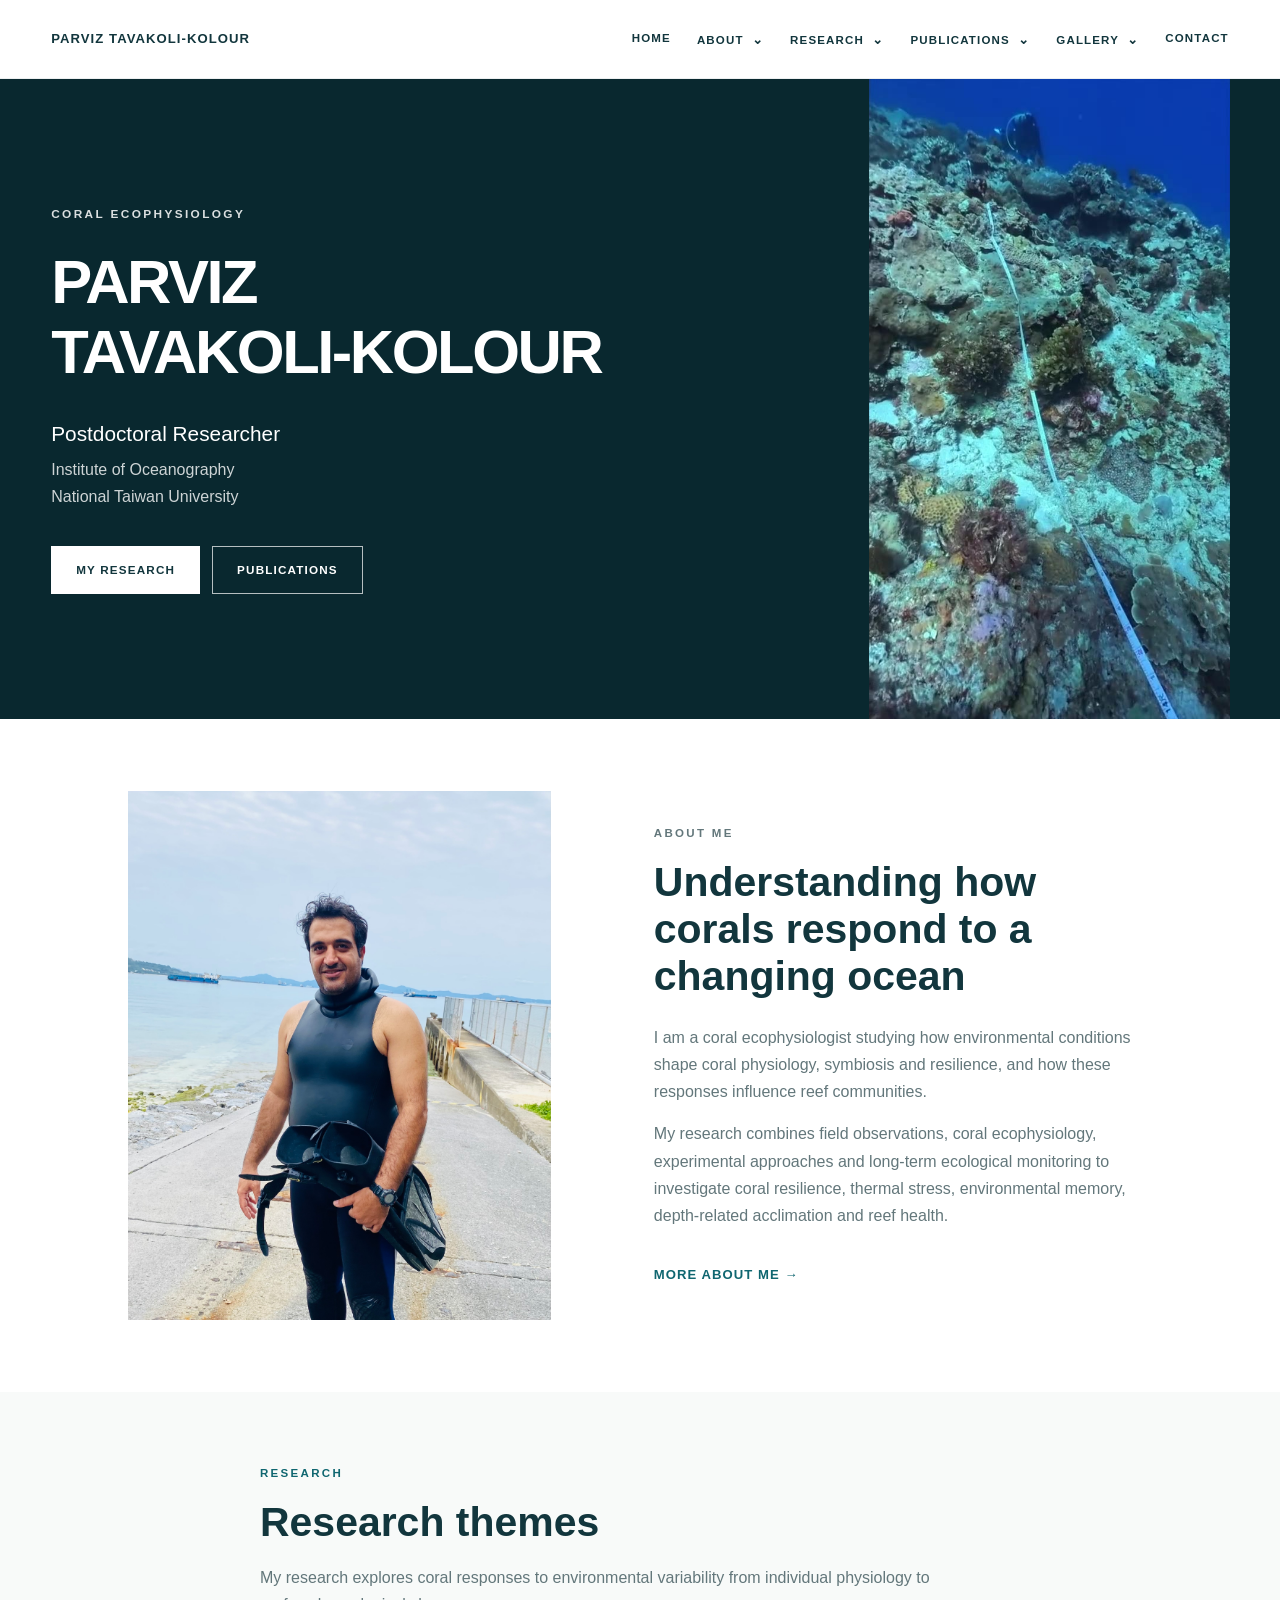
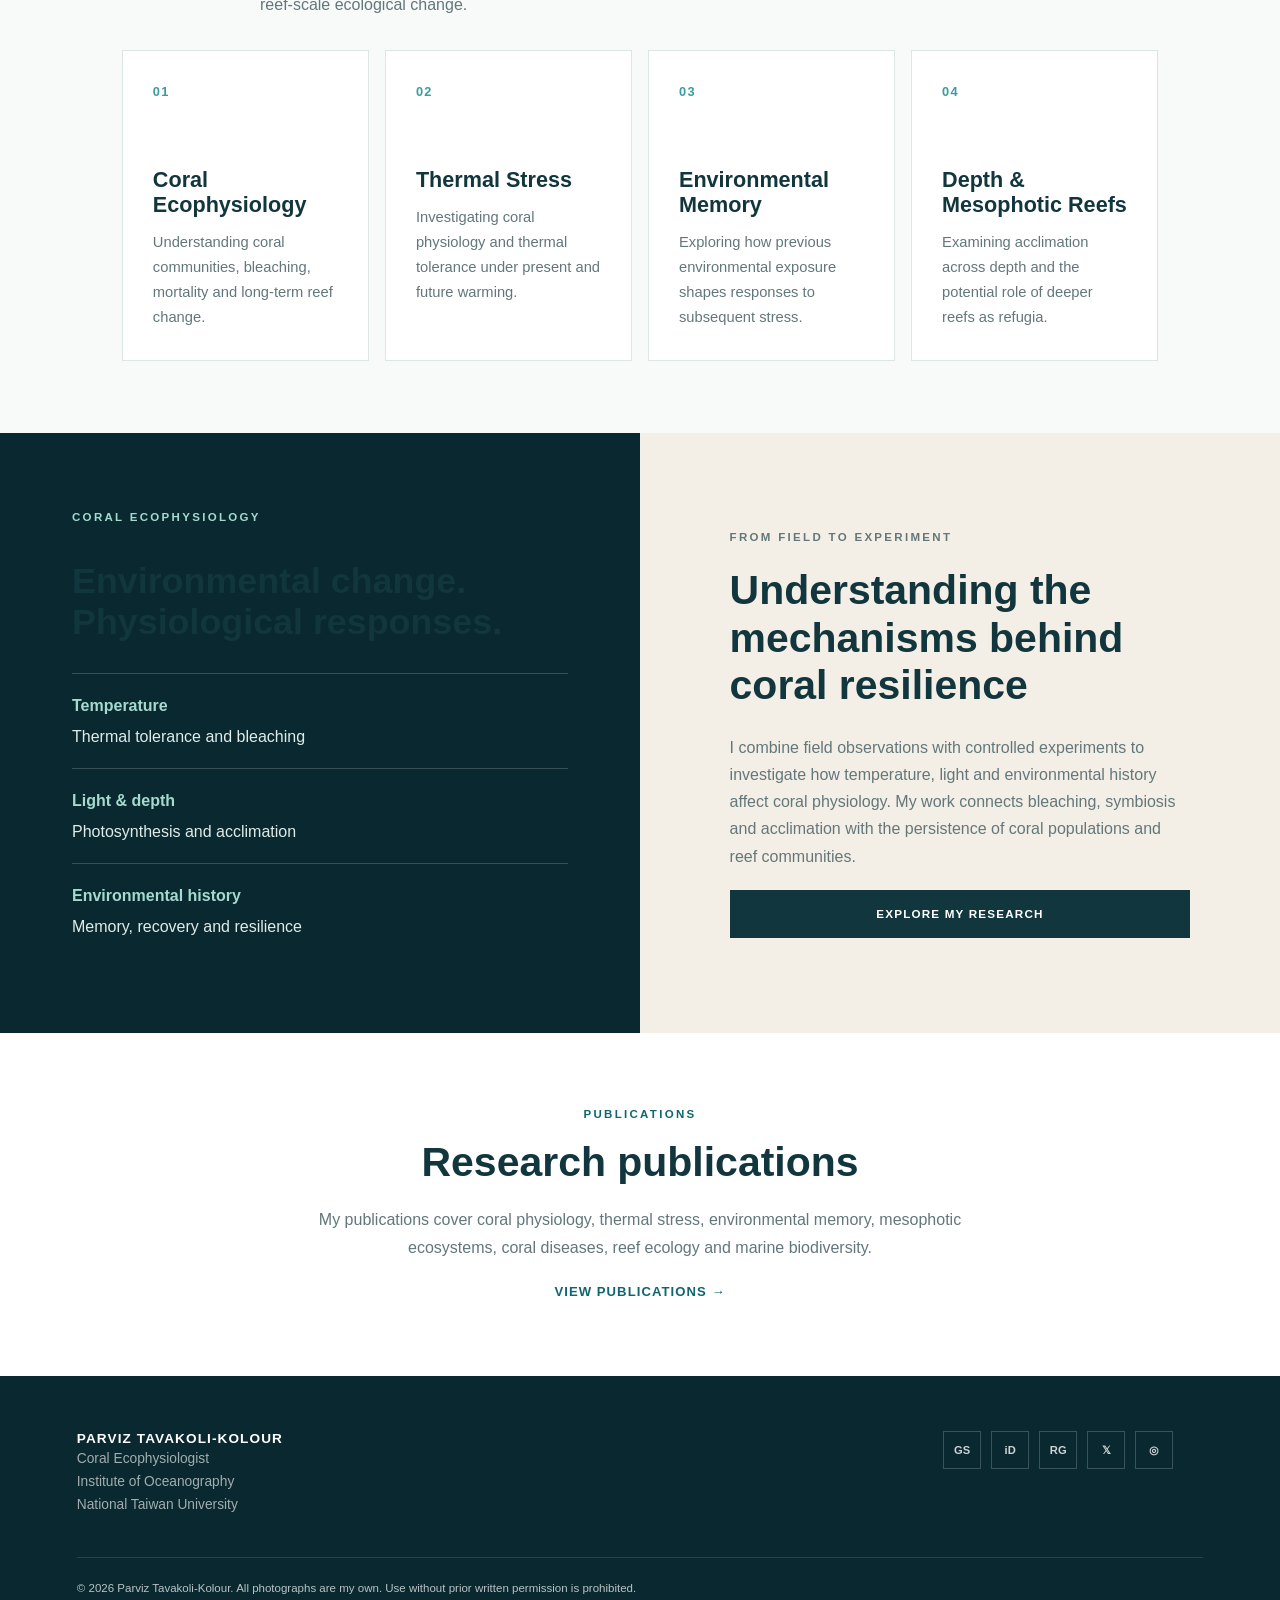
<file: index.html>
<!DOCTYPE html>
<html lang="en">
<head>
    <meta charset="UTF-8">
    <meta name="viewport" content="width=device-width, initial-scale=1.0">

    <title>Parviz Tavakoli-Kolour | Coral Ecophysiologist</title>
    <meta name="description" content="Parviz Tavakoli-Kolour — Coral ecophysiologist studying coral resilience, thermal stress, environmental memory, mesophotic reefs and reef change.">

    <link rel="stylesheet" href="css/style.css?v=20261108b">
</head>

<body>

<header class="site-header">
    <div class="nav-container">

        <a href="index.html" class="site-name">
            PARVIZ TAVAKOLI-KOLOUR
        </a>

        <button class="menu-toggle" aria-label="Open navigation" aria-expanded="false">
            <span></span>
            <span></span>
            <span></span>
        </button>

        <nav class="main-nav">

            <a href="index.html">HOME</a>

            <div class="dropdown">
                <a href="about.html">
                    ABOUT <span class="arrow">⌄</span>
                </a>

                <div class="dropdown-menu">
<a href="about.html">About overview</a>
                    <a href="about.html#biography">Biography</a>
                    <a href="about.html#education">Education</a>
                    <a href="about.html#experience">Academic Experience</a>
                </div>
            </div>

            <div class="dropdown">
                <a href="research.html">
                    RESEARCH <span class="arrow">⌄</span>
                </a>

                <div class="dropdown-menu">
<a href="research.html">Research overview</a>
                    <a href="research.html#coral-ecology">Coral Ecophysiology</a>
                    <a href="research.html#thermal">Thermal Stress</a>
                    <a href="research.html#memory">Environmental Memory</a>
                    <a href="research.html#depth">Depth &amp; Mesophotic Reefs</a>
                    <a href="research.html#disease">Coral Diseases</a>
                    <a href="research.html#field">Field &amp; Experimental Research</a>
                </div>
            </div>

            <div class="dropdown">
                <a href="publications.html">
                    PUBLICATIONS <span class="arrow">⌄</span>
                </a>

                <div class="dropdown-menu">
<a href="publications.html">Publications overview</a>
                    <a href="publications.html#selected">Selected Publications</a>
                    <a href="publications.html#full-list">Full Publication List</a>
                    <a href="publications.html#assessment">Scientific Assessment</a>
                </div>
            </div>

            <div class="dropdown">
                <a href="gallery.html">
                    GALLERY <span class="arrow">⌄</span>
                </a>

                <div class="dropdown-menu">
<a href="gallery.html">Gallery overview</a>
<a href="gallery.html#photographs">Reefs &amp; Fieldwork</a>
<a href="gallery.html#experiments">Experiments</a>
<a href="gallery.html#depth">Depth &amp; Acclimation</a>
</div>
            </div>

            <a href="contact.html">CONTACT</a>

        </nav>
    </div>
</header>


<main>

    <!-- HERO -->
    <section class="hero">

        <div class="hero-media">
            <img class="hero-poster" src="image/banner-poster.jpg" alt="" fetchpriority="high" aria-hidden="true">
            <video class="hero-video" muted loop playsinline preload="metadata" poster="image/banner-poster.jpg" data-video-src="video/reef-banner.mp4" aria-hidden="true"></video>
        </div>
        <div class="hero-overlay"></div>
        <button class="hero-video-toggle" type="button" hidden>Play background video</button>

        <div class="hero-content">

            <p class="hero-kicker">
                CORAL ECOPHYSIOLOGY
            </p>

            <h1>
                PARVIZ<br>
                TAVAKOLI-KOLOUR
            </h1>

            <p class="hero-position">
                Postdoctoral Researcher
            </p>

            <p class="hero-affiliation">
                Institute of Oceanography<br>
                National Taiwan University
            </p>

            <div class="hero-buttons">

                <a href="research.html" class="button button-light">
                    MY RESEARCH
                </a>

                <a href="publications.html" class="button button-outline">
                    PUBLICATIONS
                </a>

            </div>

        </div>
    </section>


    <!-- ABOUT INTRO -->
    <section class="intro-section section">

        <div class="intro-image image-frame">
            <img src="image/profile.jpg" alt="Parviz Tavakoli-Kolour" loading="lazy">
        </div>

        <div class="intro-text">

            <p class="section-label">
                ABOUT ME
            </p>

            <h2>
                Understanding how corals respond to a changing ocean
            </h2>

            <p>I am a coral ecophysiologist studying how environmental conditions shape coral physiology, symbiosis and resilience, and how these responses influence reef communities.</p>

            <p>
                My research combines field observations, coral
                ecophysiology, experimental approaches and long-term
                ecological monitoring to investigate coral resilience,
                thermal stress, environmental memory, depth-related
                acclimation and reef health.
            </p>

            <a href="about.html" class="text-link">
                MORE ABOUT ME →
            </a>

        </div>

    </section>


    <!-- RESEARCH -->
    <section class="research-home section section-light">

        <div class="section-heading">

            <p class="section-label">
                RESEARCH
            </p>

            <h2>
                Research themes
            </h2>

            <p>
                My research explores coral responses to environmental
                variability from individual physiology to reef-scale
                ecological change.
            </p>

        </div>


        <div class="research-grid">

            <a href="research.html#coral-ecology" class="research-card">

                <span class="card-number">01</span>

                <h3>
                    Coral Ecophysiology
                </h3>

                <p>
                    Understanding coral communities, bleaching,
                    mortality and long-term reef change.
                </p>

            </a>


            <a href="research.html#thermal" class="research-card">

                <span class="card-number">02</span>

                <h3>
                    Thermal Stress
                </h3>

                <p>
                    Investigating coral physiology and thermal
                    tolerance under present and future warming.
                </p>

            </a>


            <a href="research.html#memory" class="research-card">

                <span class="card-number">03</span>

                <h3>
                    Environmental Memory
                </h3>

                <p>
                    Exploring how previous environmental exposure
                    shapes responses to subsequent stress.
                </p>

            </a>


            <a href="research.html#depth" class="research-card">

                <span class="card-number">04</span>

                <h3>
                    Depth &amp; Mesophotic Reefs
                </h3>

                <p>
                    Examining acclimation across depth and the
                    potential role of deeper reefs as refugia.
                </p>

            </a>

        </div>

    </section>


    <!-- FIELDWORK -->
    <section class="field-section">

        <div class="research-focus-panel">
          <p class="section-label">CORAL ECOPHYSIOLOGY</p>
          <h2>Environmental change.<br>Physiological responses.</h2>
          <dl>
<div>
<dt>Temperature</dt>
<dd>Thermal tolerance and bleaching</dd>
</div>
          <div>
<dt>Light &amp; depth</dt>
<dd>Photosynthesis and acclimation</dd>
</div>
          <div>
<dt>Environmental history</dt>
<dd>Memory, recovery and resilience</dd>
</div>
</dl>
        </div>
<div class="field-content">

            <p class="section-label">FROM FIELD TO EXPERIMENT</p>

            <h2>Understanding the mechanisms behind coral resilience</h2>

            <p>I combine field observations with controlled experiments to investigate how temperature, light and environmental history affect coral physiology. My work connects bleaching, symbiosis and acclimation with the persistence of coral populations and reef communities.</p>

            <a href="research.html" class="button button-dark">EXPLORE MY RESEARCH</a>

        </div>

    </section>


    <!-- PUBLICATIONS -->
    <section class="publication-home section">

        <p class="section-label">
            PUBLICATIONS
        </p>

        <h2>
            Research publications
        </h2>

        <p>
            My publications cover coral physiology, thermal stress,
            environmental memory, mesophotic ecosystems, coral diseases,
            reef ecology and marine biodiversity.
        </p>

        <a href="publications.html" class="text-link">
            VIEW PUBLICATIONS →
        </a>

    </section>

</main>


<footer>

    <div class="footer-content">

        <div>

            <h3>
                PARVIZ TAVAKOLI-KOLOUR
            </h3>

            <p>
                Coral Ecophysiologist
            </p>

            <p>
                Institute of Oceanography<br>
                National Taiwan University
            </p>

        </div>


        <div class="footer-community">
<div class="footer-social">

            <a href="https://scholar.google.com/citations?user=l_zzIt8AAAAJ&amp;hl=en" target="_blank" rel="noopener noreferrer" aria-label="Google Scholar">
                GS
            </a>

            <a href="https://orcid.org/0000-0003-2633-5901" target="_blank" rel="noopener noreferrer" aria-label="ORCID">
                iD
            </a>

            <a href="https://www.researchgate.net/profile/Parviz-Tavakoli-Kolour-2" target="_blank" rel="noopener noreferrer" aria-label="ResearchGate">
                RG
            </a>

            <a href="https://x.com/parviz_tavakoli" target="_blank" rel="noopener noreferrer" aria-label="X">
                𝕏
            </a>

            <a href="https://www.instagram.com/parviz_tavakoli_kolour" target="_blank" rel="noopener noreferrer" aria-label="Instagram">
                ◎
            </a>

        </div>

</div>

    </div>

    <div class="copyright">© 2026 Parviz Tavakoli-Kolour. All photographs are my own. Use without prior written permission is prohibited.</div>

</footer>


<script src="js/main.js?v=20261108b"></script>

</body>
</html>
</file>
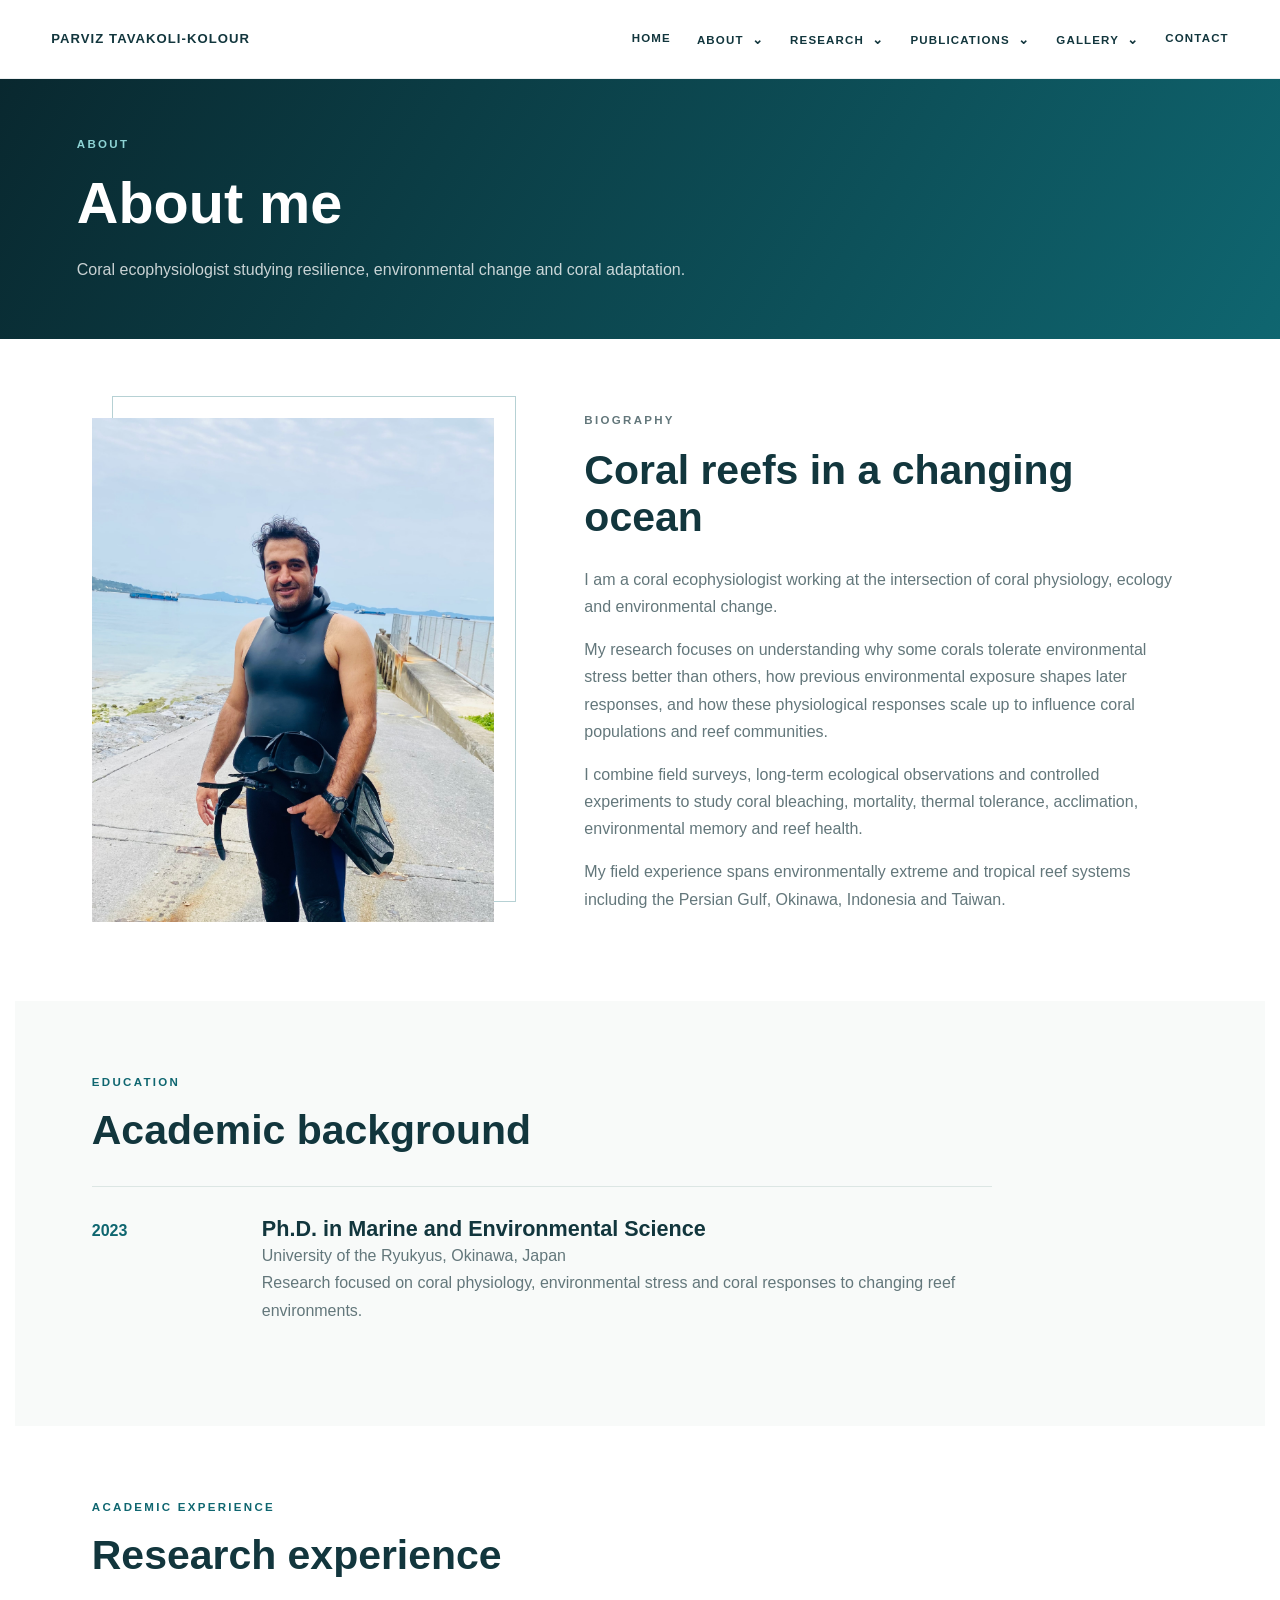
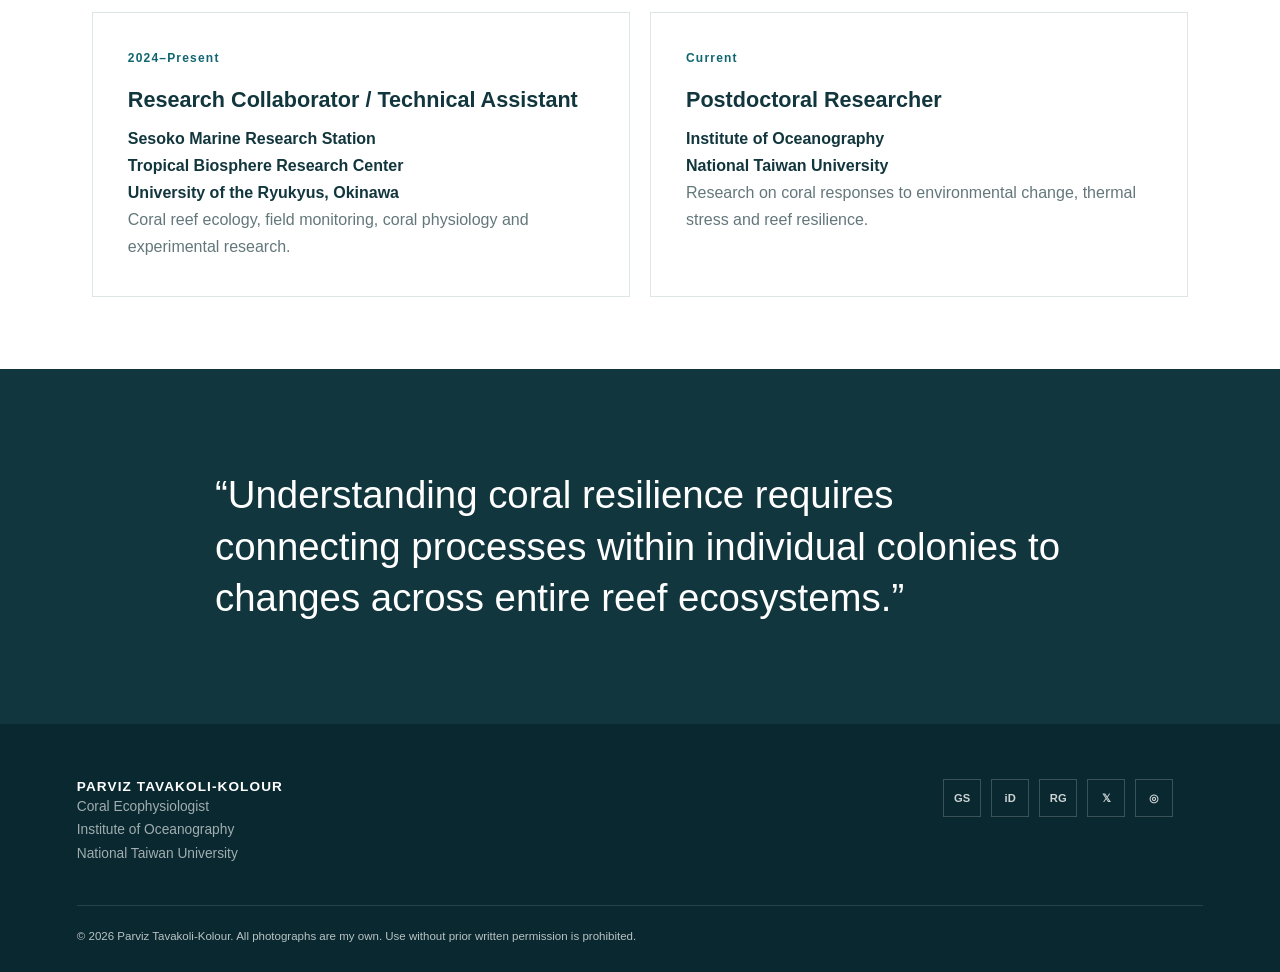
<file: about.html>
<!DOCTYPE html>
<html lang="en">
<head>

    <meta charset="UTF-8">
    <meta name="viewport" content="width=device-width, initial-scale=1.0">

    <title>About | Parviz Tavakoli-Kolour</title>

    <link rel="stylesheet" href="css/style.css?v=20261108b">

</head>

<body>

<header class="site-header">
    <div class="nav-container">

        <a href="index.html" class="site-name">
            PARVIZ TAVAKOLI-KOLOUR
        </a>

        <button class="menu-toggle" aria-label="Open navigation" aria-expanded="false">
            <span></span>
            <span></span>
            <span></span>
        </button>

        <nav class="main-nav">

            <a href="index.html">HOME</a>

            <div class="dropdown">
                <a href="about.html">
                    ABOUT <span class="arrow">⌄</span>
                </a>
                <div class="dropdown-menu">
<a href="about.html">About overview</a>
                    <a href="#biography">Biography</a>
                    <a href="#education">Education</a>
                    <a href="#experience">Academic Experience</a>
                </div>
            </div>

            <div class="dropdown">
                <a href="research.html">
                    RESEARCH <span class="arrow">⌄</span>
                </a>
                <div class="dropdown-menu">
<a href="research.html">Research overview</a>
                    <a href="research.html#coral-ecology">Coral Ecophysiology</a>
                    <a href="research.html#thermal">Thermal Stress</a>
                    <a href="research.html#memory">Environmental Memory</a>
                    <a href="research.html#depth">Depth &amp; Mesophotic Reefs</a>
                    <a href="research.html#disease">Coral Diseases</a>
                    <a href="research.html#field">Field &amp; Experimental Research</a>
                </div>
            </div>

            <div class="dropdown">
                <a href="publications.html">
                    PUBLICATIONS <span class="arrow">⌄</span>
                </a>
                <div class="dropdown-menu">
<a href="publications.html">Publications overview</a>
                    <a href="publications.html#selected">Selected Publications</a>
                    <a href="publications.html#full-list">Full Publication List</a>
                    <a href="publications.html#assessment">Scientific Assessment</a>
                </div>
            </div>

            <div class="dropdown">
                <a href="gallery.html">
                    GALLERY <span class="arrow">⌄</span>
                </a>
                <div class="dropdown-menu">
<a href="gallery.html">Gallery overview</a>
<a href="gallery.html#photographs">Reefs &amp; Fieldwork</a>
<a href="gallery.html#experiments">Experiments</a>
<a href="gallery.html#depth">Depth &amp; Acclimation</a>
</div>
            </div>

            <a href="contact.html">CONTACT</a>

        </nav>

    </div>
</header>


<main>

    <section class="page-hero">
        <div class="page-hero-content">
            <p class="section-label">ABOUT</p>
            <h1>About me</h1>
            <p>
                Coral ecophysiologist studying resilience,
                environmental change and coral adaptation.
            </p>
        </div>
    </section>


    <section id="biography" class="content-section section">

        <div class="two-column">

            <div class="content-image image-frame">
                <img src="image/profile.jpg" alt="Parviz Tavakoli-Kolour" loading="lazy">
            </div>

            <div>

                <p class="section-label">
                    BIOGRAPHY
                </p>

                <h2>
                    Coral reefs in a changing ocean
                </h2>

                <p>
                    I am a coral ecophysiologist working at the
                    intersection of coral physiology, ecology and
                    environmental change.
                </p>

                <p>
                    My research focuses on understanding why some
                    corals tolerate environmental stress better than
                    others, how previous environmental exposure shapes
                    later responses, and how these physiological
                    responses scale up to influence coral populations
                    and reef communities.
                </p>

                <p>
                    I combine field surveys, long-term ecological
                    observations and controlled experiments to study
                    coral bleaching, mortality, thermal tolerance,
                    acclimation, environmental memory and reef health.
                </p>

                <p>
                    My field experience spans environmentally extreme
                    and tropical reef systems including the Persian
                    Gulf, Okinawa, Indonesia and Taiwan.
                </p>

            </div>

        </div>

    </section>


    <section id="education" class="content-section section section-light">

        <div class="section-heading">

            <p class="section-label">
                EDUCATION
            </p>

            <h2>
                Academic background
            </h2>

        </div>


        <div class="timeline">

            <article class="timeline-item">

                <span class="timeline-year">
                    2023
                </span>

                <div>

                    <h3>
                        Ph.D. in Marine and Environmental Science
                    </h3>

                    <p>
                        University of the Ryukyus, Okinawa, Japan
                    </p>

                    <p>
                        Research focused on coral physiology,
                        environmental stress and coral responses
                        to changing reef environments.
                    </p>

                </div>

            </article>

        </div>

    </section>


    <section id="experience" class="content-section section">

        <div class="section-heading">

            <p class="section-label">
                ACADEMIC EXPERIENCE
            </p>

            <h2>
                Research experience
            </h2>

        </div>


        <div class="experience-grid">

            <article class="experience-card">

                <span class="experience-date">
                    2024–Present
                </span>

                <h3>
                    Research Collaborator / Technical Assistant
                </h3>

                <p class="institution">
                    Sesoko Marine Research Station<br>
                    Tropical Biosphere Research Center<br>
                    University of the Ryukyus, Okinawa
                </p>

                <p>
                    Coral reef ecology, field monitoring,
                    coral physiology and experimental research.
                </p>

            </article>


            <article class="experience-card">

                <span class="experience-date">
                    Current
                </span>

                <h3>
                    Postdoctoral Researcher
                </h3>

                <p class="institution">
                    Institute of Oceanography<br>
                    National Taiwan University
                </p>

                <p>
                    Research on coral responses to environmental
                    change, thermal stress and reef resilience.
                </p>

            </article>

        </div>

    </section>


    <section class="quote-section">

        <div>

            <p>
                “Understanding coral resilience requires connecting
                processes within individual colonies to changes across
                entire reef ecosystems.”
            </p>

        </div>

    </section>

</main>


<footer>

    <div class="footer-content">

        <div>
            <h3>PARVIZ TAVAKOLI-KOLOUR</h3>
            <p>Coral Ecophysiologist</p>
            <p>
                Institute of Oceanography<br>
                National Taiwan University
            </p>
        </div>

        <div class="footer-community">
<div class="footer-social">

            <a href="https://scholar.google.com/citations?user=l_zzIt8AAAAJ&amp;hl=en" target="_blank" rel="noopener noreferrer">GS</a>

            <a href="https://orcid.org/0000-0003-2633-5901" target="_blank" rel="noopener noreferrer">iD</a>

            <a href="https://www.researchgate.net/profile/Parviz-Tavakoli-Kolour-2" target="_blank" rel="noopener noreferrer">RG</a>

            <a href="https://x.com/parviz_tavakoli" target="_blank" rel="noopener noreferrer">𝕏</a>

            <a href="https://www.instagram.com/parviz_tavakoli_kolour" target="_blank" rel="noopener noreferrer">◎</a>

        </div>

</div>

    </div>

    <div class="copyright">© 2026 Parviz Tavakoli-Kolour. All photographs are my own. Use without prior written permission is prohibited.</div>

</footer>

<script src="js/main.js?v=20261108b"></script>

</body>
</html>
</file>
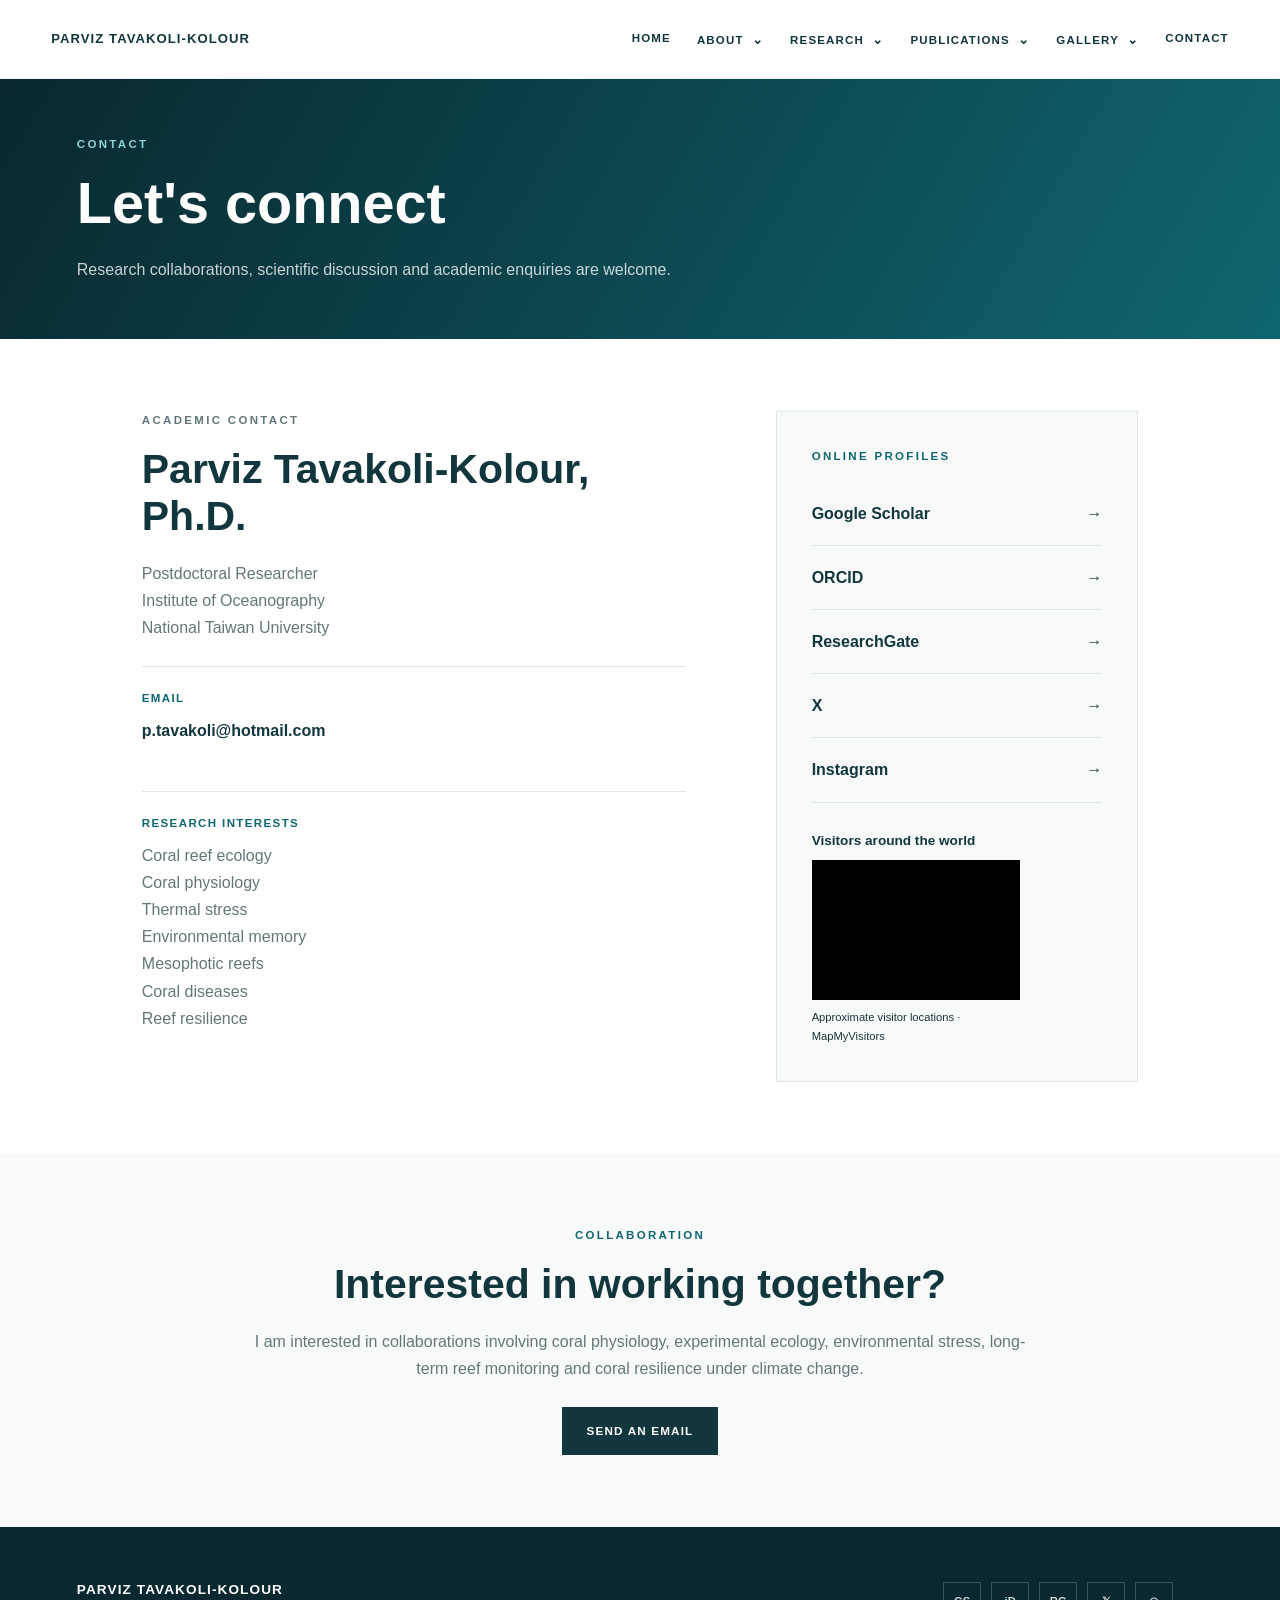
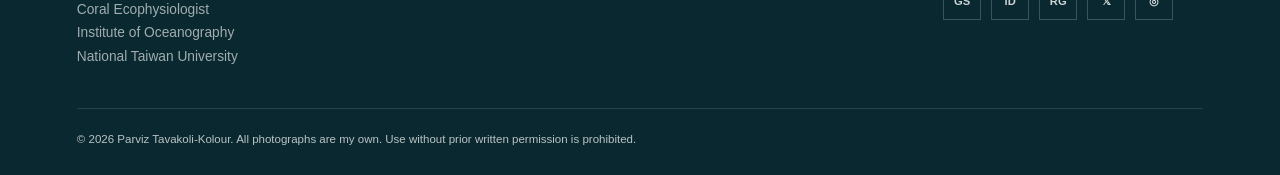
<file: contact.html>
<!DOCTYPE html>
<html lang="en">
<head>

    <meta charset="UTF-8">
    <meta name="viewport" content="width=device-width, initial-scale=1.0">

    <title>Contact | Parviz Tavakoli-Kolour</title>

    <link rel="stylesheet" href="css/style.css?v=20261108bb">

</head>

<body>

<header class="site-header">
    <div class="nav-container">

        <a href="index.html" class="site-name">
            PARVIZ TAVAKOLI-KOLOUR
        </a>

        <button class="menu-toggle" aria-label="Open navigation" aria-expanded="false">
            <span></span>
            <span></span>
            <span></span>
        </button>

        <nav class="main-nav">

            <a href="index.html">HOME</a>

            <div class="dropdown">
                <a href="about.html">
                    ABOUT <span class="arrow">⌄</span>
                </a>
                <div class="dropdown-menu">
<a href="about.html">About overview</a>
                    <a href="about.html#biography">Biography</a>
                    <a href="about.html#education">Education</a>
                    <a href="about.html#experience">Academic Experience</a>
                </div>
            </div>

            <div class="dropdown">
                <a href="research.html">
                    RESEARCH <span class="arrow">⌄</span>
                </a>
                <div class="dropdown-menu">
<a href="research.html">Research overview</a>
                    <a href="research.html#coral-ecology">Coral Ecophysiology</a>
                    <a href="research.html#thermal">Thermal Stress</a>
                    <a href="research.html#memory">Environmental Memory</a>
                    <a href="research.html#depth">Depth &amp; Mesophotic Reefs</a>
                    <a href="research.html#disease">Coral Diseases</a>
                    <a href="research.html#field">Field &amp; Experimental Research</a>
                </div>
            </div>

            <div class="dropdown">
                <a href="publications.html">
                    PUBLICATIONS <span class="arrow">⌄</span>
                </a>
                <div class="dropdown-menu">
<a href="publications.html">Publications overview</a>
                    <a href="publications.html#selected">Selected Publications</a>
                    <a href="publications.html#full-list">Full Publication List</a>
                    <a href="publications.html#assessment">Scientific Assessment</a>
                </div>
            </div>

            <div class="dropdown">
                <a href="gallery.html">
                    GALLERY <span class="arrow">⌄</span>
                </a>
                <div class="dropdown-menu">
<a href="gallery.html">Gallery overview</a>
<a href="gallery.html#photographs">Reefs &amp; Fieldwork</a>
<a href="gallery.html#experiments">Experiments</a>
<a href="gallery.html#depth">Depth &amp; Acclimation</a>
</div>
            </div>

            <a href="contact.html">CONTACT</a>

        </nav>

    </div>
</header>


<main>

    <section class="page-hero">

        <div class="page-hero-content">

            <p class="section-label">
                CONTACT
            </p>

            <h1>
                Let's connect
            </h1>

            <p>
                Research collaborations, scientific discussion
                and academic enquiries are welcome.
            </p>

        </div>

    </section>


    <section class="contact-section section">

        <div class="contact-grid">


            <div class="contact-main">

                <p class="section-label">
                    ACADEMIC CONTACT
                </p>

                <h2>
                    Parviz Tavakoli-Kolour, Ph.D.
                </h2>

                <p>
                    Postdoctoral Researcher<br>
                    Institute of Oceanography<br>
                    National Taiwan University
                </p>


                <div class="contact-item">

                    <span class="contact-label">
                        Email
                    </span>

                    <a href="mailto:p.tavakoli@hotmail.com">
                        p.tavakoli@hotmail.com
                    </a>

                </div>


                <div class="contact-item">

                    <span class="contact-label">
                        Research interests
                    </span>

                    <p>
                        Coral reef ecology<br>
                        Coral physiology<br>
                        Thermal stress<br>
                        Environmental memory<br>
                        Mesophotic reefs<br>
                        Coral diseases<br>
                        Reef resilience
                    </p>

                </div>

            </div>


            <aside class="contact-links">

                <p class="section-label">
                    ONLINE PROFILES
                </p>


                <a class="profile-link" href="https://scholar.google.com/citations?user=l_zzIt8AAAAJ&amp;hl=en" target="_blank" rel="noopener noreferrer">

                    <span>Google Scholar</span>
                    <span>→</span>

                </a>


                <a class="profile-link" href="https://orcid.org/0000-0003-2633-5901" target="_blank" rel="noopener noreferrer">

                    <span>ORCID</span>
                    <span>→</span>

                </a>


                <a class="profile-link" href="https://www.researchgate.net/profile/Parviz-Tavakoli-Kolour-2" target="_blank" rel="noopener noreferrer">

                    <span>ResearchGate</span>
                    <span>→</span>

                </a>


                <a class="profile-link" href="https://x.com/parviz_tavakoli" target="_blank" rel="noopener noreferrer">

                    <span>X</span>
                    <span>→</span>

                </a>


                <a class="profile-link" href="https://www.instagram.com/parviz_tavakoli_kolour" target="_blank" rel="noopener noreferrer">

                    <span>Instagram</span>
                    <span>→</span>

                </a>

            <section class="visitor-map visitor-map-contact" aria-labelledby="visitor-map-title"><h3 id="visitor-map-title">Visitors around the world</h3>
<div class="visitor-map-widget">
<script type="text/javascript" id="mapmyvisitors" src="https://mapmyvisitors.com/map.js?cl=fdfeff&amp;w=208&amp;t=n&amp;d=qJ8hKT2JA_QormgcFF4zOiPMf6EpQmAyNbyn3r_qhlE&amp;co=000000&amp;ct=808080&amp;cmo=7ec9ff&amp;cmn=1940c9"></script><noscript><p>Enable JavaScript to display the visitor map.</p></noscript>
</div>
<p class="visitor-map-note">Approximate visitor locations · MapMyVisitors</p></section></aside>

        </div>

    </section>


    <section class="contact-bottom section section-light">

        <div class="contact-message">

            <p class="section-label">
                COLLABORATION
            </p>

            <h2>
                Interested in working together?
            </h2>

            <p>
                I am interested in collaborations involving coral
                physiology, experimental ecology, environmental
                stress, long-term reef monitoring and coral
                resilience under climate change.
            </p>

            <a href="mailto:p.tavakoli@hotmail.com" class="button button-dark">
                SEND AN EMAIL
            </a>

        </div>

    </section>

</main>


<footer>

    <div class="footer-content">

        <div>
            <h3>PARVIZ TAVAKOLI-KOLOUR</h3>
            <p>Coral Ecophysiologist</p>
            <p>
                Institute of Oceanography<br>
                National Taiwan University
            </p>
        </div>

        <div class="footer-community">
<div class="footer-social">

            <a href="https://scholar.google.com/citations?user=l_zzIt8AAAAJ&amp;hl=en" target="_blank" rel="noopener noreferrer">GS</a>

            <a href="https://orcid.org/0000-0003-2633-5901" target="_blank" rel="noopener noreferrer">iD</a>

            <a href="https://www.researchgate.net/profile/Parviz-Tavakoli-Kolour-2" target="_blank" rel="noopener noreferrer">RG</a>

            <a href="https://x.com/parviz_tavakoli" target="_blank" rel="noopener noreferrer">𝕏</a>

            <a href="https://www.instagram.com/parviz_tavakoli_kolour" target="_blank" rel="noopener noreferrer">◎</a>

        </div>

</div>

    </div>

    <div class="copyright">© 2026 Parviz Tavakoli-Kolour. All photographs are my own. Use without prior written permission is prohibited.</div>

</footer>

<script src="js/main.js?v=20261108bb"></script>

</body>
</html>
</file>
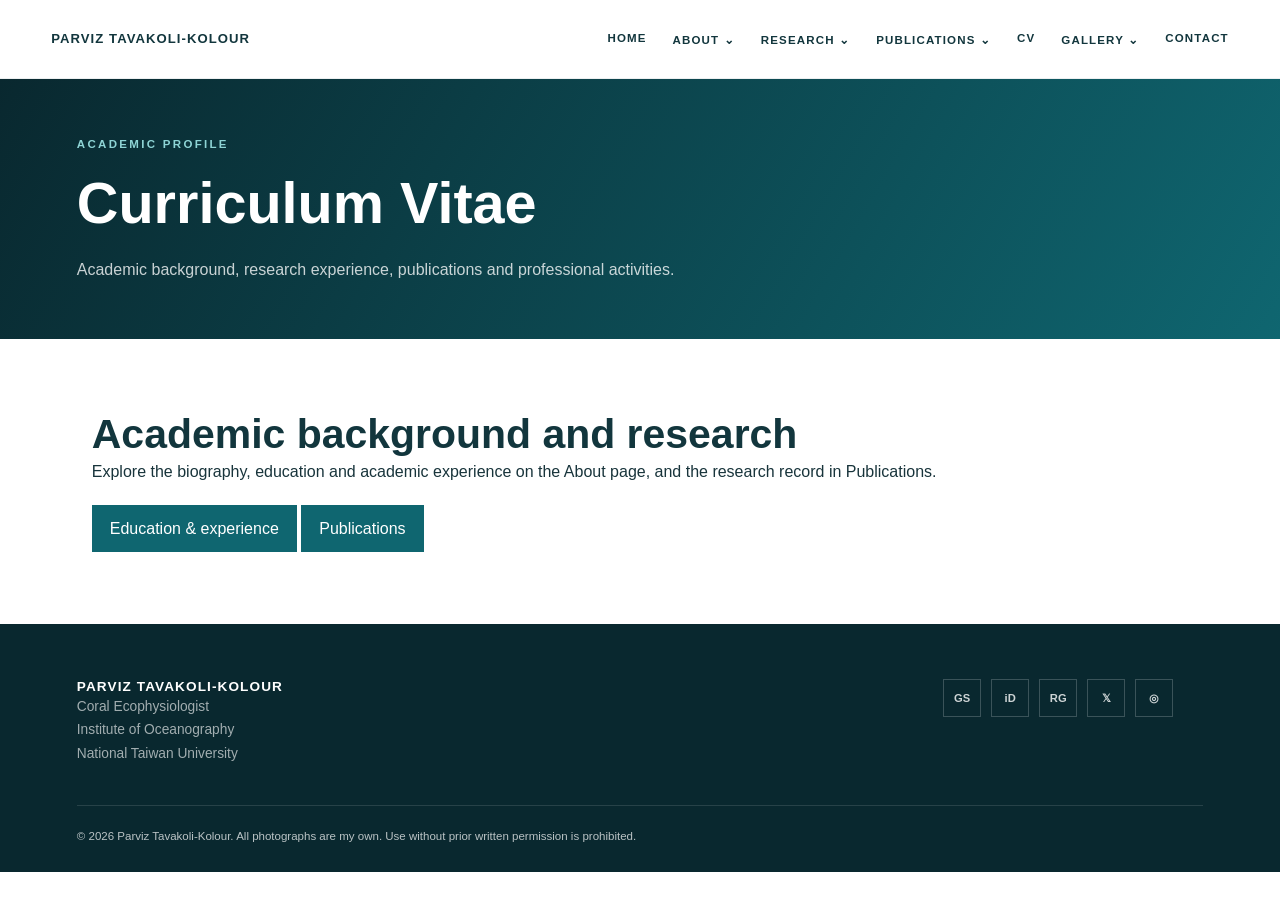
<file: cv.html>
<!DOCTYPE html>
<html lang="en">

<head>

    <meta charset="UTF-8">

    <meta name="viewport" content="width=device-width, initial-scale=1.0">

    <title>
        CV | Parviz Tavakoli-Kolour
    </title>

    <link rel="stylesheet" href="css/style.css?v=20261108b">

</head>


<body>


<!-- =====================================================
     HEADER
===================================================== -->

<header class="site-header">

    <div class="nav-container">

        <a href="index.html" class="site-name">

            PARVIZ TAVAKOLI-KOLOUR

        </a>


        <button class="menu-toggle" aria-label="Open navigation" aria-expanded="false"><span></span><span></span><span></span></button>
        <nav class="main-nav">

            <a href="index.html">
                HOME
            </a>


            <div class="dropdown">

                <a href="about.html">
                    ABOUT <span>⌄</span>
                </a>

                <div class="dropdown-menu">
<a href="about.html">About overview</a>

                    <a href="about.html#biography">
                        Biography
                    </a>

                    <a href="about.html#education">
                        Education
                    </a>

                    <a href="about.html#experience">
                        Academic Experience
                    </a>

                </div>

            </div>


            <div class="dropdown">

                <a href="research.html">
                    RESEARCH <span>⌄</span>
                </a>

                <div class="dropdown-menu">
<a href="research.html">Research overview</a>

                    <a href="research.html#coral-ecology">
                        Coral Ecophysiology
                    </a>

                    <a href="research.html#thermal">
                        Coral Physiology &amp; Thermal Stress
                    </a>

                    <a href="research.html#depth">
                        Depth &amp; Mesophotic Reefs
                    </a>

                    <a href="research.html#disease">
                        Coral Diseases &amp; Reef Health
                    </a>

                    <a href="research.html#memory">
                        Environmental Change &amp; Coral Resilience
                    </a>

                    <a href="research.html#field">
                        Field &amp; Experimental Research
                    </a>

                </div>

            </div>


            <div class="dropdown">

                <a href="publications.html">
                    PUBLICATIONS <span>⌄</span>
                </a>

                <div class="dropdown-menu">
<a href="publications.html">Publications overview</a>

                    <a href="selected-publications.html">
                        Selected Publications
                    </a>

                    <a href="publications.html#full-list">
                        Full Publication List
                    </a>

                    <a href="publications.html#assessment">
                        Scientific Assessment &amp; Policy
                    </a>

                </div>

            </div>


            <a href="cv.html">
                CV
            </a>


            <div class="dropdown">

                <a href="gallery.html">
                    GALLERY <span>⌄</span>
                </a>

                <div class="dropdown-menu">
<a href="gallery.html">Gallery overview</a>
<a href="gallery.html#photographs">Reefs &amp; Fieldwork</a>
<a href="gallery.html#experiments">Experiments</a>
<a href="gallery.html#depth">Depth &amp; Acclimation</a>
</div>

            </div>


            <a href="contact.html">
                CONTACT
            </a>

        </nav>

    </div>

</header>



<!-- =====================================================
     PAGE HERO
===================================================== -->

<section class="page-hero">

    <div class="page-hero-content">

        <p class="section-label">
            ACADEMIC PROFILE
        </p>

        <h1>
            Curriculum Vitae
        </h1>

        <p>
            Academic background, research experience,
            publications and professional activities.
        </p>

    </div>

</section>



<main class="content-section section">
<h2>Academic background and research</h2>
<p>Explore the biography, education and academic experience on the About page, and the research record in Publications.</p>
<a class="paper-button" href="about.html#education">Education &amp; experience</a>
<a class="paper-button" href="publications.html">Publications</a>
</main>
<footer>

    <div class="footer-content">

        <div>

            <h3>
                PARVIZ TAVAKOLI-KOLOUR
            </h3>

            <p>
                Coral Ecophysiologist
            </p>

            <p>
                Institute of Oceanography<br>
                National Taiwan University
            </p>

        </div>


        <div class="footer-community">
<div class="footer-social">

            <a href="https://scholar.google.com/citations?user=l_zzIt8AAAAJ&amp;hl=en" target="_blank" rel="noopener noreferrer" aria-label="Google Scholar">
                GS
            </a>

            <a href="https://orcid.org/0000-0003-2633-5901" target="_blank" rel="noopener noreferrer" aria-label="ORCID">
                iD
            </a>

            <a href="https://www.researchgate.net/profile/Parviz-Tavakoli-Kolour-2" target="_blank" rel="noopener noreferrer" aria-label="ResearchGate">
                RG
            </a>

            <a href="https://x.com/parviz_tavakoli" target="_blank" rel="noopener noreferrer" aria-label="X">
                𝕏
            </a>

            <a href="https://www.instagram.com/parviz_tavakoli_kolour" target="_blank" rel="noopener noreferrer" aria-label="Instagram">
                ◎
            </a>

        </div>

</div>

    </div>

    <div class="copyright">© 2026 Parviz Tavakoli-Kolour. All photographs are my own. Use without prior written permission is prohibited.</div>

</footer>
<script src="js/main.js?v=20261108b"></script>
</body>
</html>
</file>
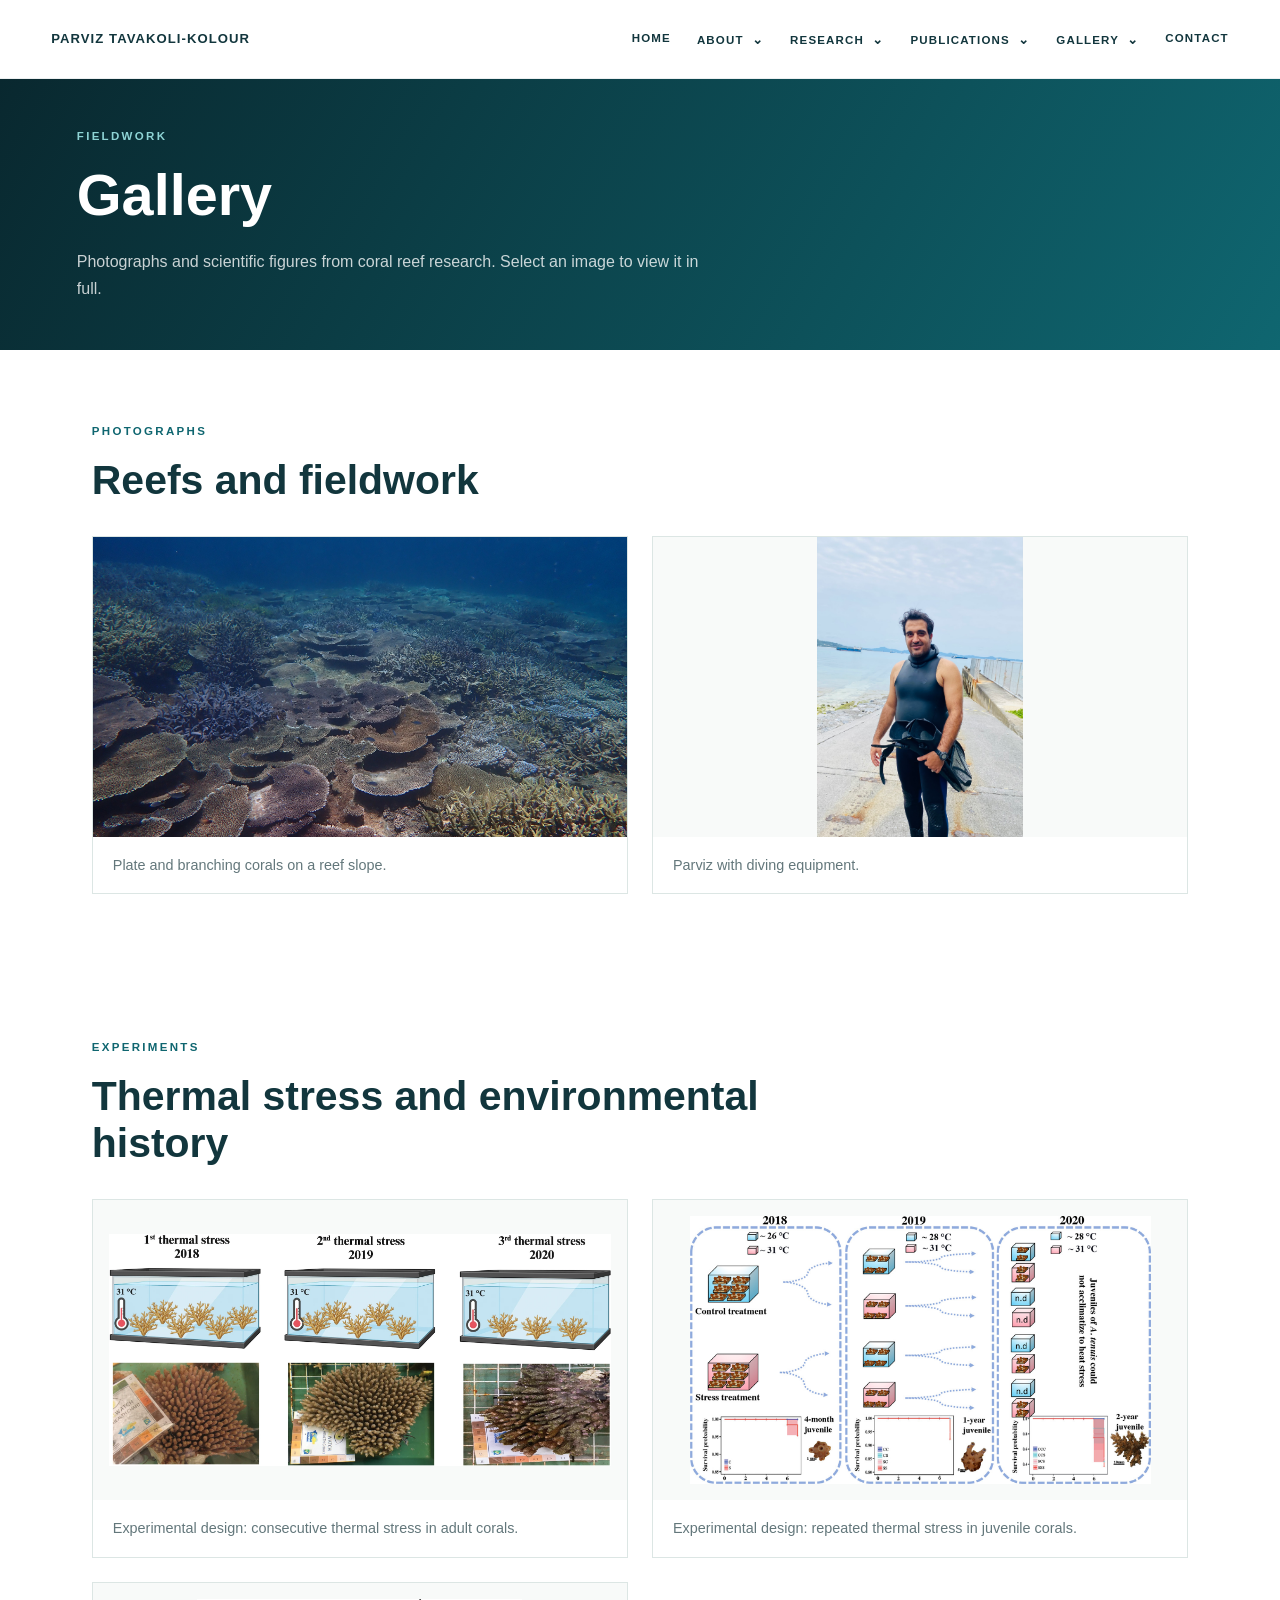
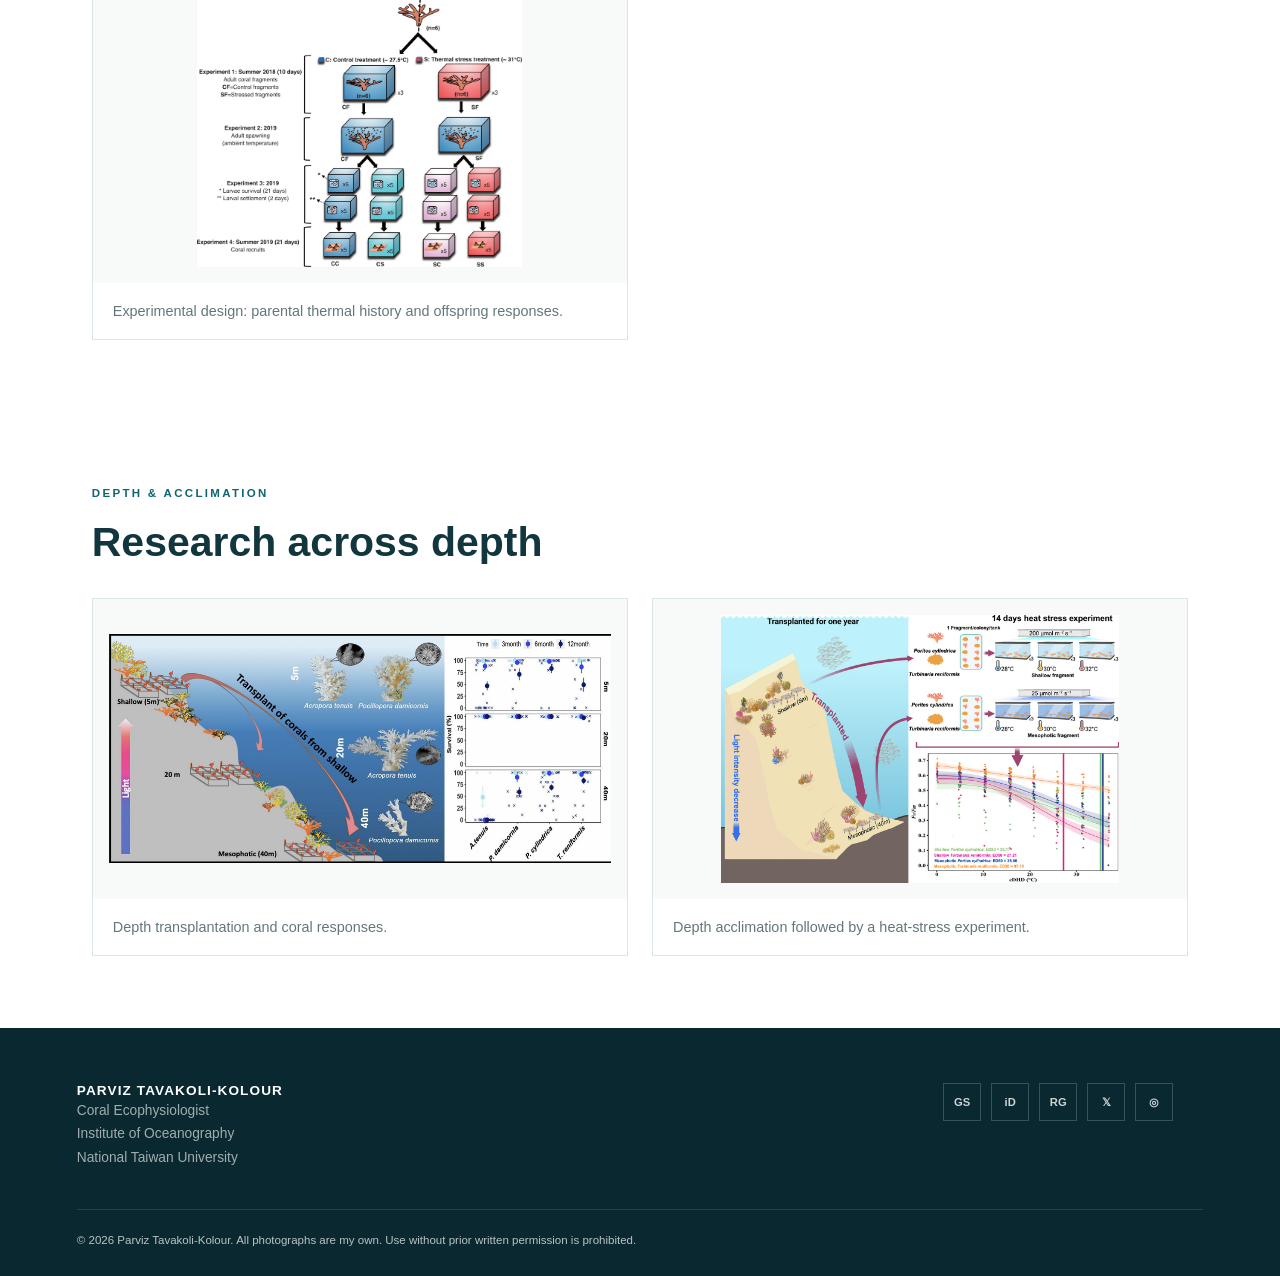
<file: gallery.html>
<!DOCTYPE html>
<html lang="en">
<head>

    <meta charset="UTF-8">
    <meta name="viewport" content="width=device-width, initial-scale=1.0">

    <title>Gallery | Parviz Tavakoli-Kolour</title>

    <link rel="stylesheet" href="css/style.css?v=20261108bb">

</head>

<body>

<header class="site-header">
    <div class="nav-container">

        <a href="index.html" class="site-name">
            PARVIZ TAVAKOLI-KOLOUR
        </a>

        <button class="menu-toggle" aria-label="Open navigation" aria-expanded="false">
            <span></span>
            <span></span>
            <span></span>
        </button>

        <nav class="main-nav">

            <a href="index.html">HOME</a>

            <div class="dropdown">
                <a href="about.html">
                    ABOUT <span class="arrow">⌄</span>
                </a>
                <div class="dropdown-menu">
<a href="about.html">About overview</a>
                    <a href="about.html#biography">Biography</a>
                    <a href="about.html#education">Education</a>
                    <a href="about.html#experience">Academic Experience</a>
                </div>
            </div>

            <div class="dropdown">
                <a href="research.html">
                    RESEARCH <span class="arrow">⌄</span>
                </a>
                <div class="dropdown-menu">
<a href="research.html">Research overview</a>
                    <a href="research.html#coral-ecology">Coral Ecophysiology</a>
                    <a href="research.html#thermal">Thermal Stress</a>
                    <a href="research.html#memory">Environmental Memory</a>
                    <a href="research.html#depth">Depth &amp; Mesophotic Reefs</a>
                    <a href="research.html#disease">Coral Diseases</a>
                    <a href="research.html#field">Field &amp; Experimental Research</a>
                </div>
            </div>

            <div class="dropdown">
                <a href="publications.html">
                    PUBLICATIONS <span class="arrow">⌄</span>
                </a>
                <div class="dropdown-menu">
<a href="publications.html">Publications overview</a>
                    <a href="publications.html#selected">Selected Publications</a>
                    <a href="publications.html#full-list">Full Publication List</a>
                    <a href="publications.html#assessment">Scientific Assessment</a>
                </div>
            </div>

            <div class="dropdown">
                <a href="gallery.html">
                    GALLERY <span class="arrow">⌄</span>
                </a>
                <div class="dropdown-menu">
<a href="gallery.html">Gallery overview</a>
<a href="gallery.html#photographs">Reefs &amp; Fieldwork</a>
<a href="gallery.html#experiments">Experiments</a>
<a href="gallery.html#depth">Depth &amp; Acclimation</a>
</div>
            </div>

            <a href="contact.html">CONTACT</a>

        </nav>

    </div>
</header>


<main>

    <section class="page-hero">

        <div class="page-hero-content">

            <p class="section-label">
                FIELDWORK
            </p>

            <h1>
                Gallery
            </h1>

            <p>
                Photographs and scientific figures from coral reef research. Select an image to view it in full.
            </p>

        </div>

    </section>


<section id="photographs" class="gallery-section section"><div class="section-heading">
<p class="section-label">PHOTOGRAPHS</p>
<h2>Reefs and fieldwork</h2>
</div>
<div class="gallery-grid">
<figure class="gallery-item gallery-photo"><a href="image/coral-reef-hero.jpg"><img src="image/coral-reef-hero.jpg" alt="Plate and branching corals on a reef slope." loading="lazy"></a><figcaption>Plate and branching corals on a reef slope.</figcaption></figure>
<figure class="gallery-item gallery-photo"><a href="image/profile.jpg"><img src="image/profile.jpg" alt="Parviz with diving equipment." loading="lazy"></a><figcaption>Parviz with diving equipment.</figcaption></figure>
</div></section>
<section id="experiments" class="gallery-section section"><div class="section-heading">
<p class="section-label">EXPERIMENTS</p>
<h2>Thermal stress and environmental history</h2>
</div>
<div class="gallery-grid">
<figure class="gallery-item gallery-figure"><a href="image/pub-acropora-consecutive-stress.jpg"><img src="image/pub-acropora-consecutive-stress.jpg" alt="Experimental design: consecutive thermal stress in adult corals." loading="lazy"></a><figcaption>Experimental design: consecutive thermal stress in adult corals.</figcaption></figure>
<figure class="gallery-item gallery-figure"><a href="image/pub-juvenile-thermal-stress.jpg"><img src="image/pub-juvenile-thermal-stress.jpg" alt="Experimental design: repeated thermal stress in juvenile corals." loading="lazy"></a><figcaption>Experimental design: repeated thermal stress in juvenile corals.</figcaption></figure>
<figure class="gallery-item gallery-figure"><a href="image/pub-acropora-resilience.jpg"><img src="image/pub-acropora-resilience.jpg" alt="Experimental design: parental thermal history and offspring responses." loading="lazy"></a><figcaption>Experimental design: parental thermal history and offspring responses.</figcaption></figure>
</div></section>
<section id="depth" class="gallery-section section"><div class="section-heading">
<p class="section-label">DEPTH &amp; ACCLIMATION</p>
<h2>Research across depth</h2>
</div>
<div class="gallery-grid">
<figure class="gallery-item gallery-figure"><a href="image/pub-depth-plasticity.jpg"><img src="image/pub-depth-plasticity.jpg" alt="Depth transplantation and coral responses." loading="lazy"></a><figcaption>Depth transplantation and coral responses.</figcaption></figure>
<figure class="gallery-item gallery-figure"><a href="image/pub-mesophotic-heat-tolerance.jpg"><img src="image/pub-mesophotic-heat-tolerance.jpg" alt="Depth acclimation followed by a heat-stress experiment." loading="lazy"></a><figcaption>Depth acclimation followed by a heat-stress experiment.</figcaption></figure>
</div></section>
</main>


<footer>

    <div class="footer-content">

        <div>
            <h3>PARVIZ TAVAKOLI-KOLOUR</h3>
            <p>Coral Ecophysiologist</p>
            <p>
                Institute of Oceanography<br>
                National Taiwan University
            </p>
        </div>

        <div class="footer-community">
<div class="footer-social">

            <a href="https://scholar.google.com/citations?user=l_zzIt8AAAAJ&amp;hl=en" target="_blank" rel="noopener noreferrer">GS</a>

            <a href="https://orcid.org/0000-0003-2633-5901" target="_blank" rel="noopener noreferrer">iD</a>

            <a href="https://www.researchgate.net/profile/Parviz-Tavakoli-Kolour-2" target="_blank" rel="noopener noreferrer">RG</a>

            <a href="https://x.com/parviz_tavakoli" target="_blank" rel="noopener noreferrer">𝕏</a>

            <a href="https://www.instagram.com/parviz_tavakoli_kolour" target="_blank" rel="noopener noreferrer">◎</a>

        </div>

</div>

    </div>

    <div class="copyright">© 2026 Parviz Tavakoli-Kolour. All photographs are my own. Use without prior written permission is prohibited.</div>

</footer>

<script src="js/main.js?v=20261108bb"></script>

</body>
</html>
</file>
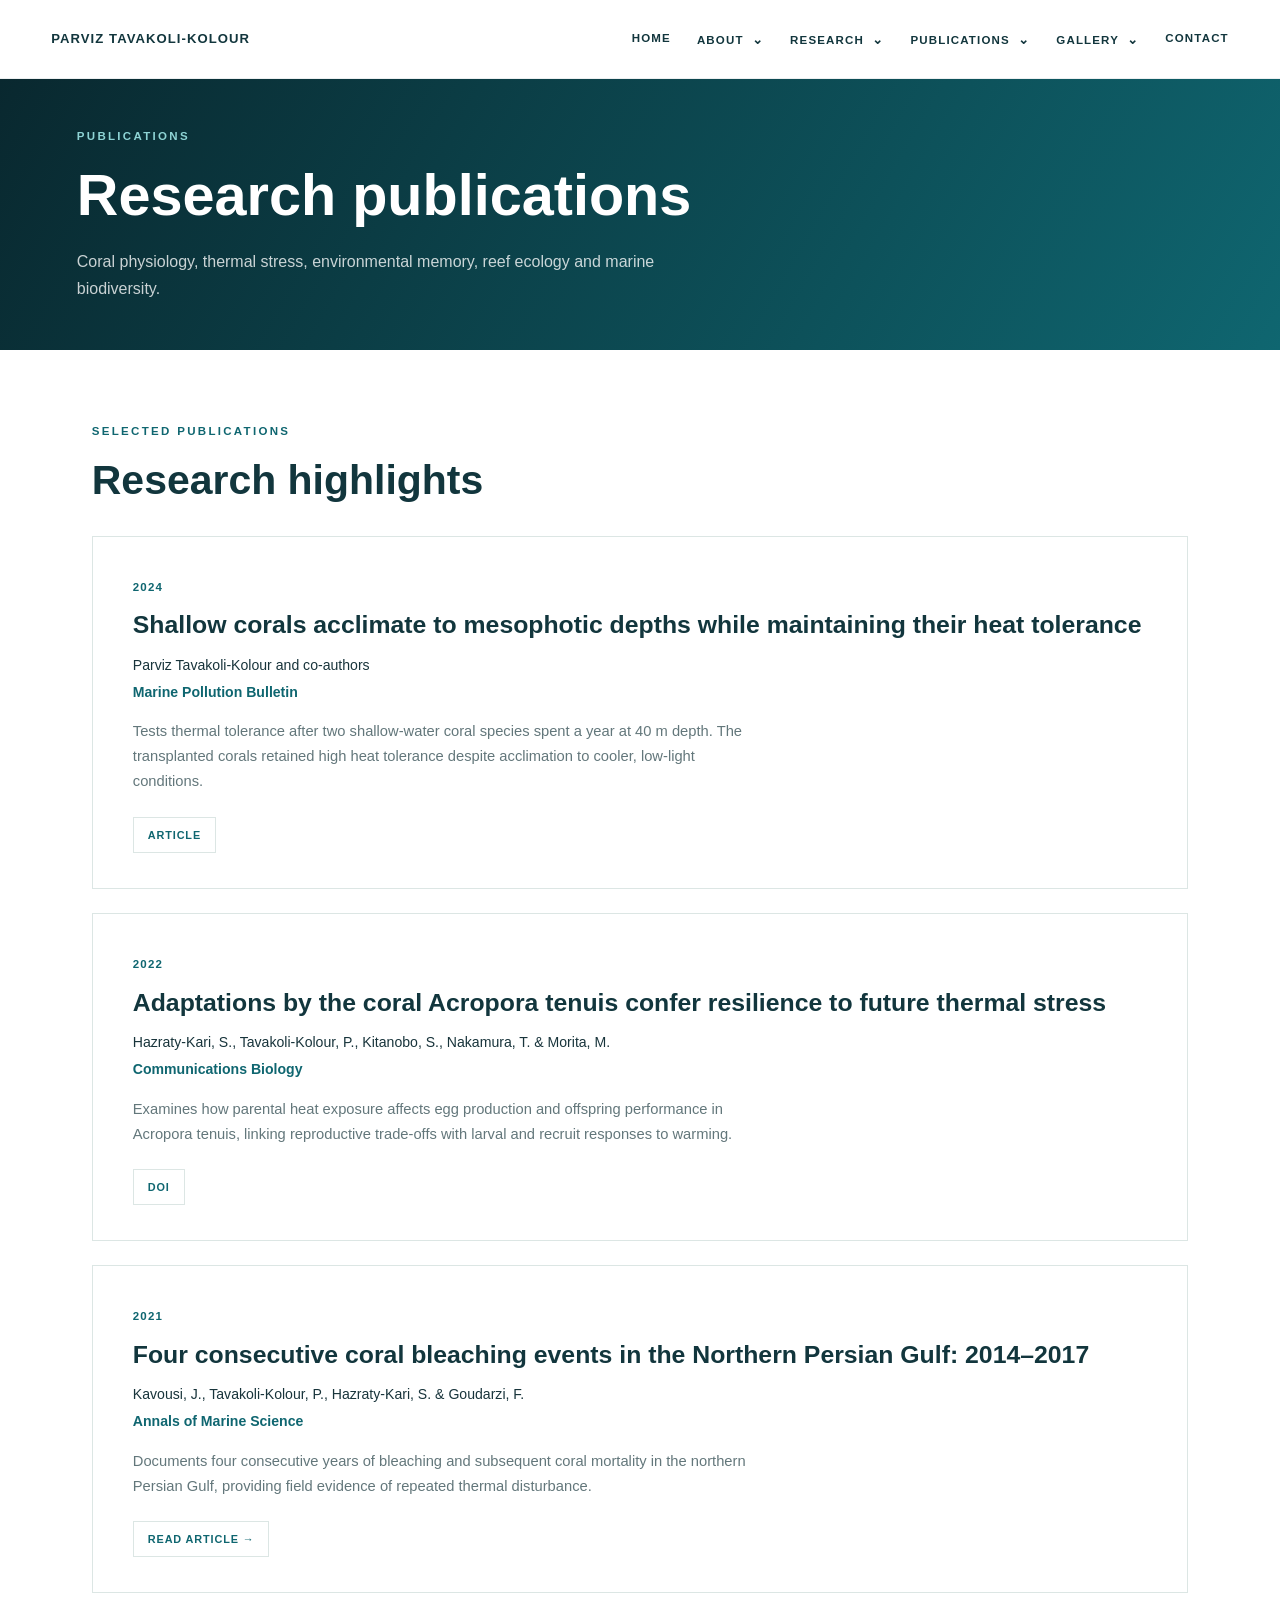
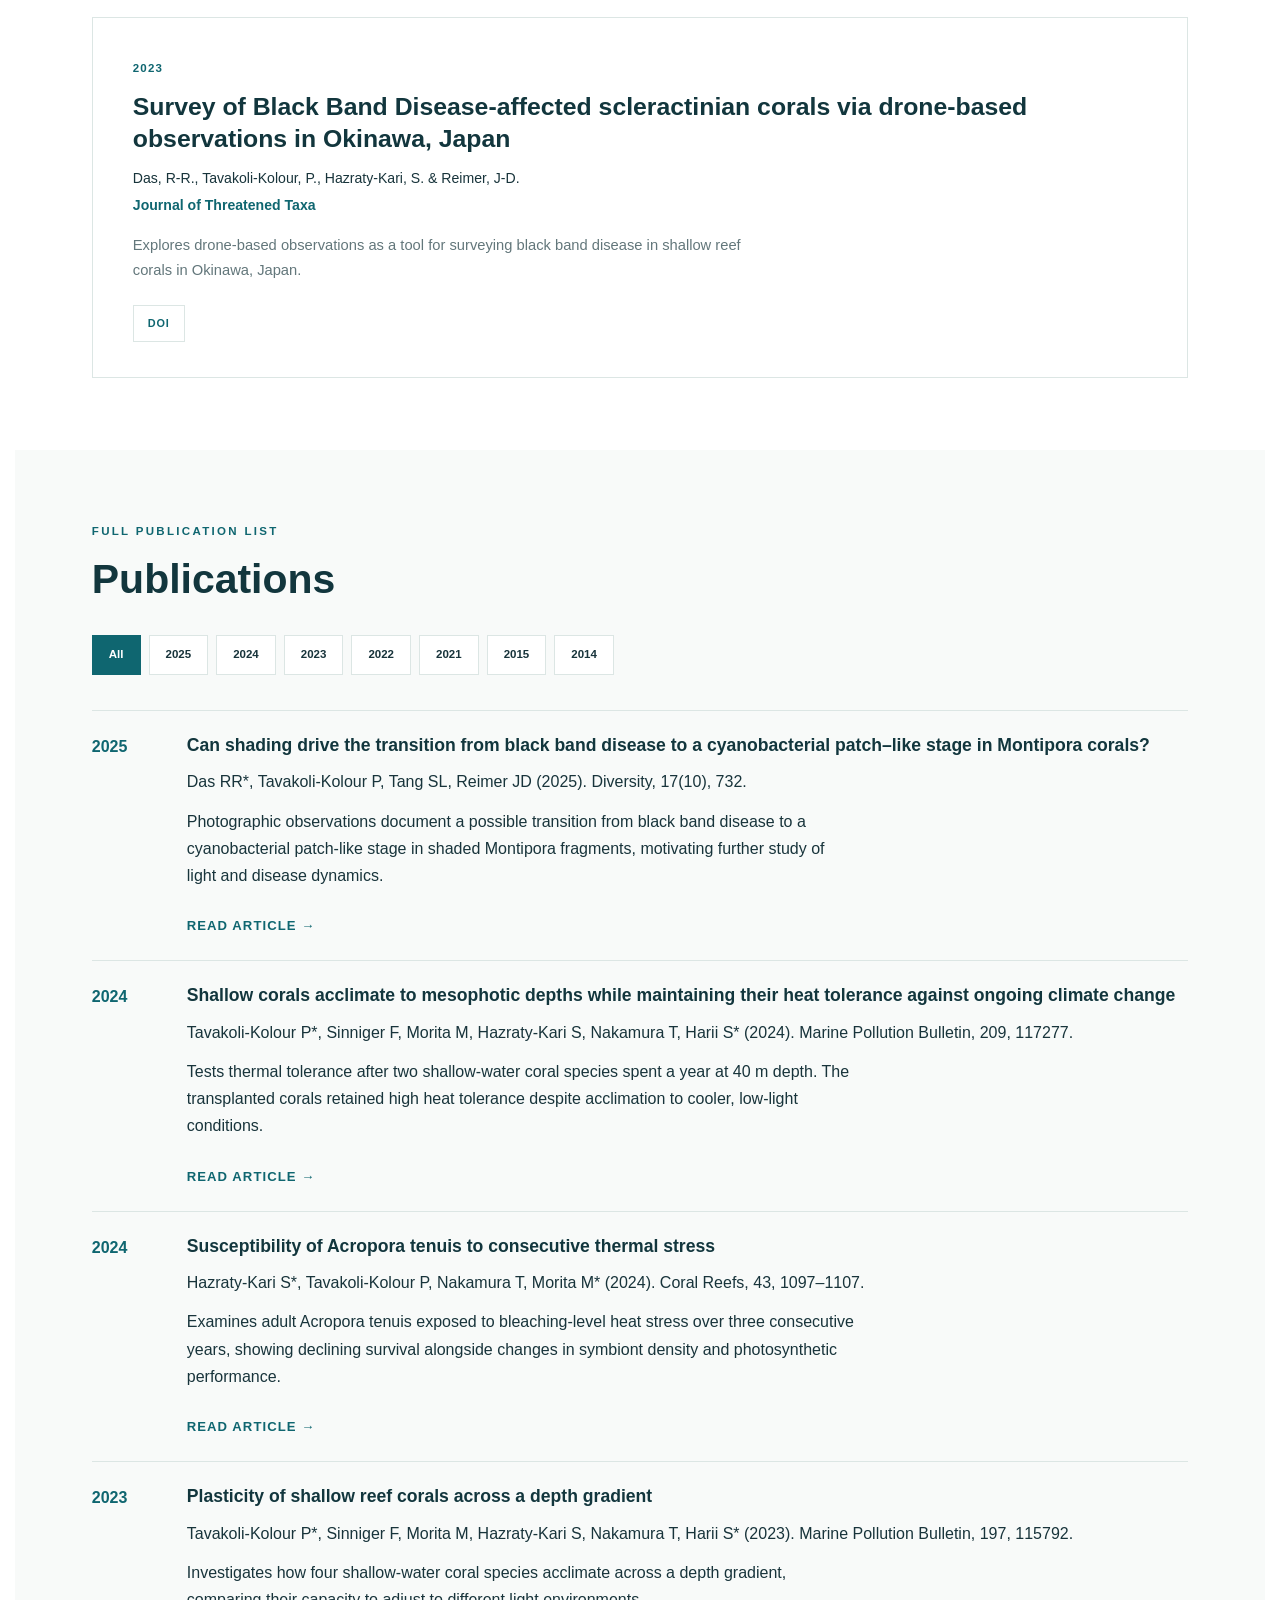
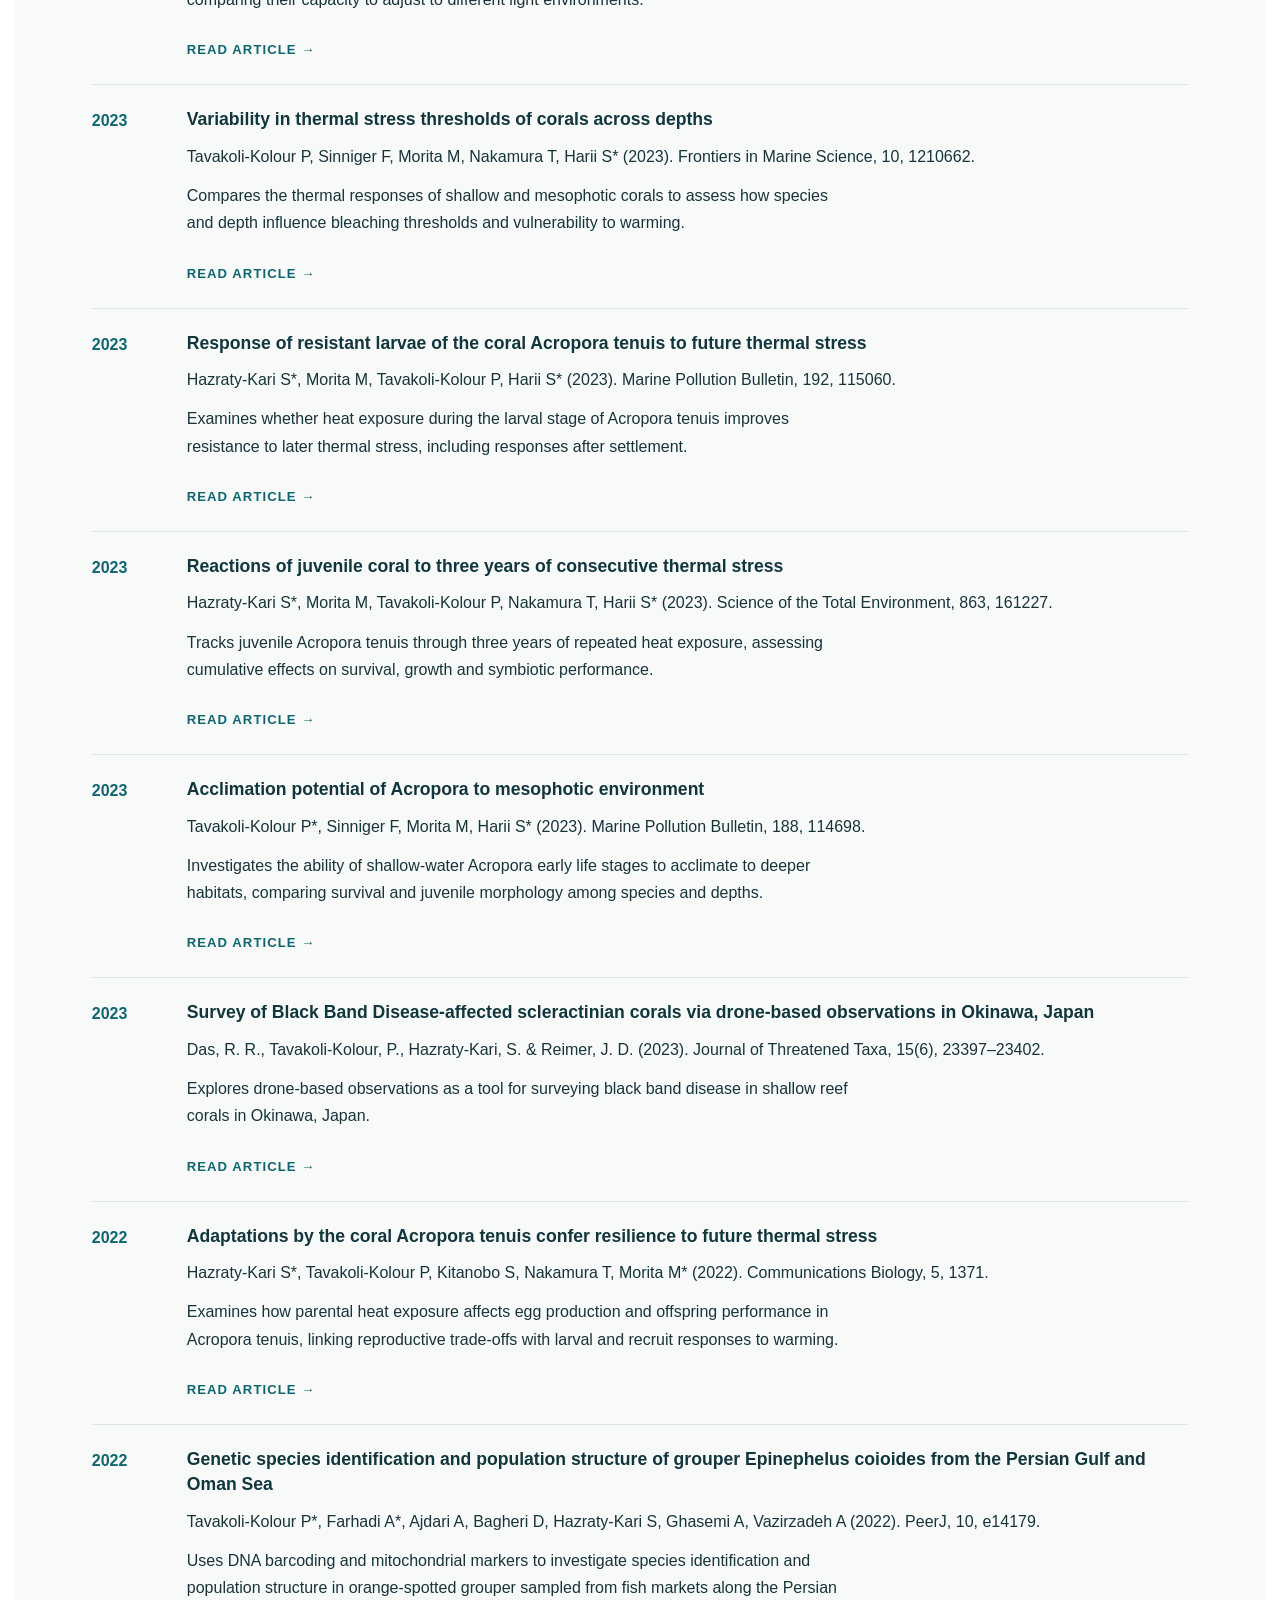
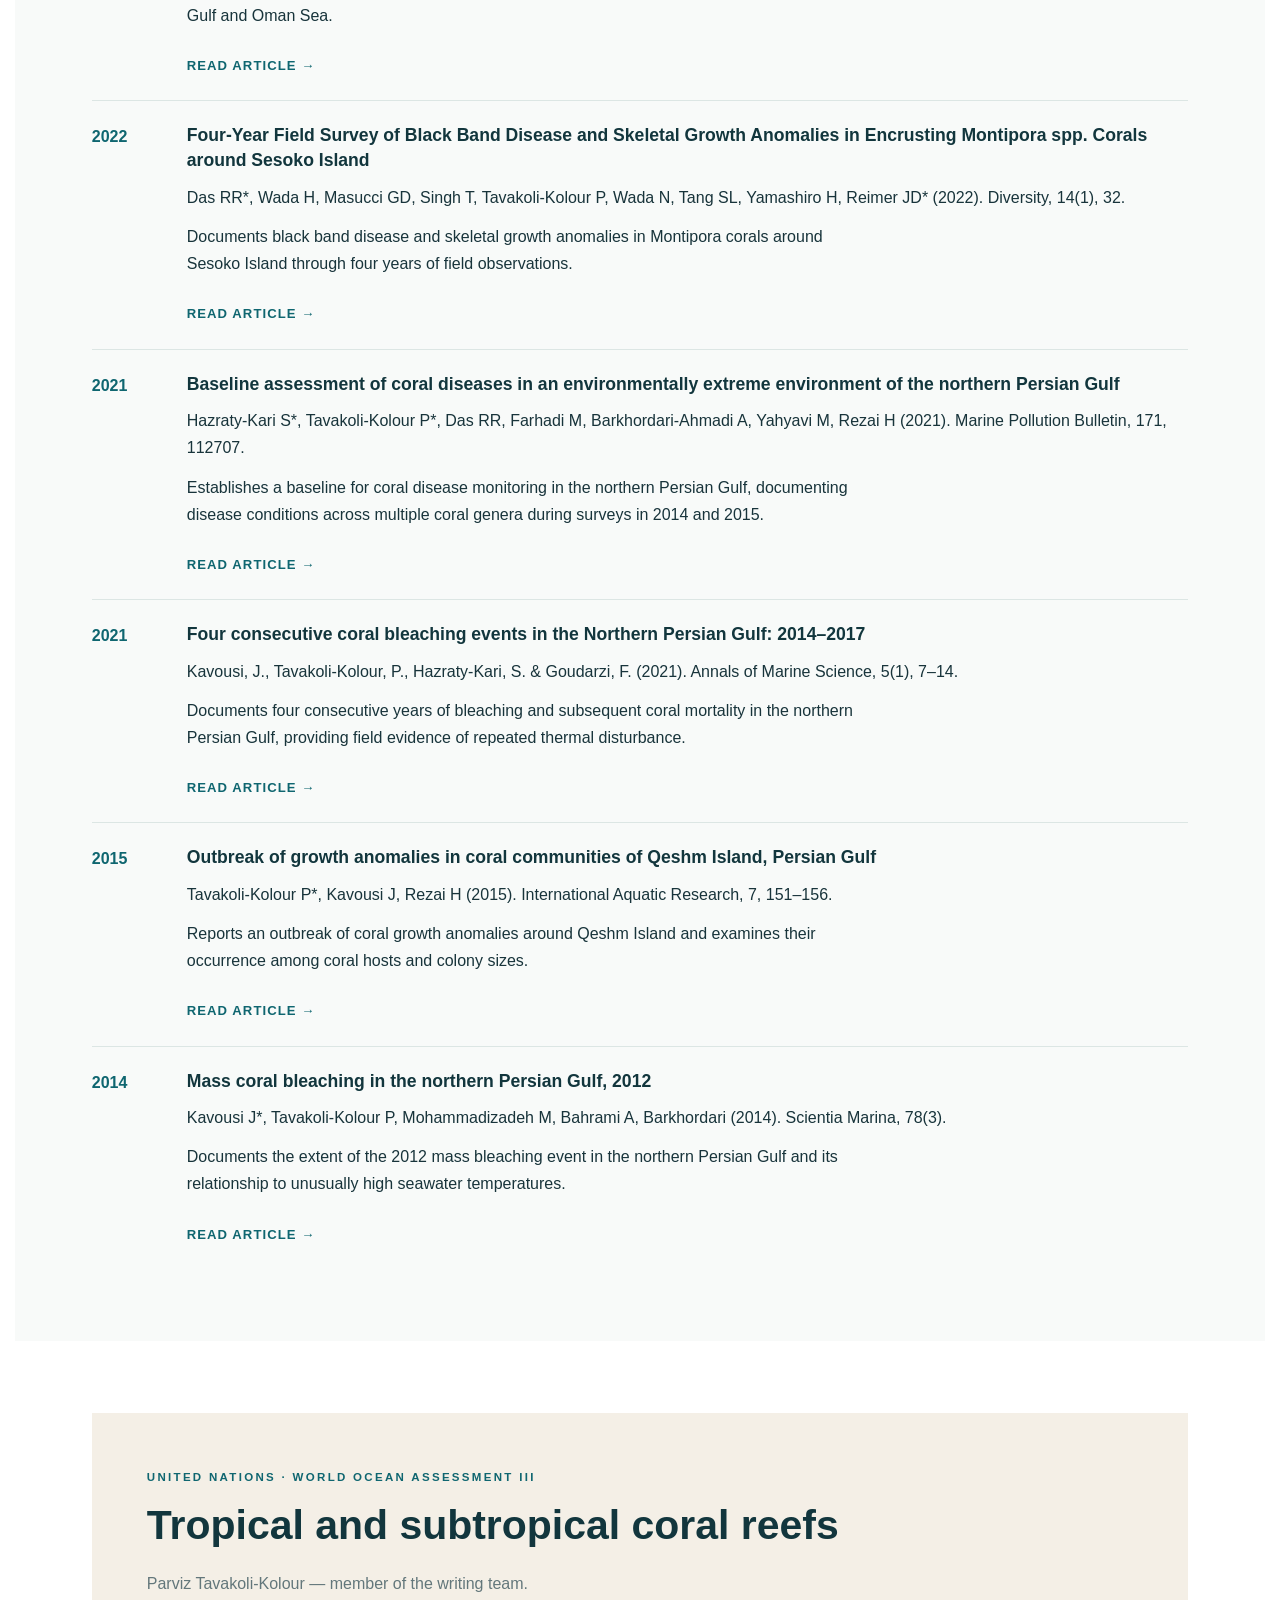
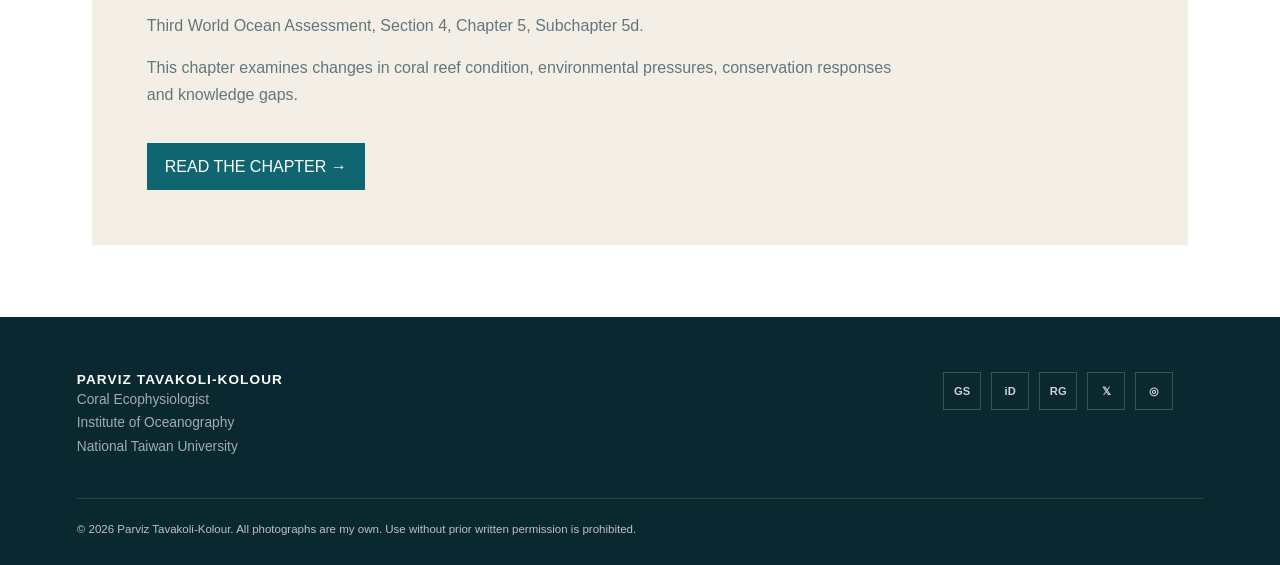
<file: publications.html>
<!DOCTYPE html>
<html lang="en">
<head>

    <meta charset="UTF-8">
    <meta name="viewport" content="width=device-width, initial-scale=1.0">

    <title>Publications | Parviz Tavakoli-Kolour</title>

    <link rel="stylesheet" href="css/style.css?v=20261108b">

</head>

<body>

<header class="site-header">
    <div class="nav-container">

        <a href="index.html" class="site-name">
            PARVIZ TAVAKOLI-KOLOUR
        </a>

        <button class="menu-toggle" aria-label="Open navigation" aria-expanded="false">
            <span></span>
            <span></span>
            <span></span>
        </button>

        <nav class="main-nav">

            <a href="index.html">HOME</a>

            <div class="dropdown">
                <a href="about.html">
                    ABOUT <span class="arrow">⌄</span>
                </a>
                <div class="dropdown-menu">
<a href="about.html">About overview</a>
                    <a href="about.html#biography">Biography</a>
                    <a href="about.html#education">Education</a>
                    <a href="about.html#experience">Academic Experience</a>
                </div>
            </div>

            <div class="dropdown">
                <a href="research.html">
                    RESEARCH <span class="arrow">⌄</span>
                </a>
                <div class="dropdown-menu">
<a href="research.html">Research overview</a>
                    <a href="research.html#coral-ecology">Coral Ecophysiology</a>
                    <a href="research.html#thermal">Thermal Stress</a>
                    <a href="research.html#memory">Environmental Memory</a>
                    <a href="research.html#depth">Depth &amp; Mesophotic Reefs</a>
                    <a href="research.html#disease">Coral Diseases</a>
                    <a href="research.html#field">Field &amp; Experimental Research</a>
                </div>
            </div>

            <div class="dropdown">
                <a href="publications.html">
                    PUBLICATIONS <span class="arrow">⌄</span>
                </a>
                <div class="dropdown-menu">
<a href="publications.html">Publications overview</a>
                    <a href="#selected">Selected Publications</a>
                    <a href="#full-list">Full Publication List</a>
                    <a href="#assessment">Scientific Assessment</a>
                </div>
            </div>

            <div class="dropdown">
                <a href="gallery.html">
                    GALLERY <span class="arrow">⌄</span>
                </a>
                <div class="dropdown-menu">
<a href="gallery.html">Gallery overview</a>
<a href="gallery.html#photographs">Reefs &amp; Fieldwork</a>
<a href="gallery.html#experiments">Experiments</a>
<a href="gallery.html#depth">Depth &amp; Acclimation</a>
</div>
            </div>

            <a href="contact.html">CONTACT</a>

        </nav>

    </div>
</header>


<main>

    <section class="page-hero">

        <div class="page-hero-content">

            <p class="section-label">
                PUBLICATIONS
            </p>

            <h1>
                Research publications
            </h1>

            <p>
                Coral physiology, thermal stress, environmental memory,
                reef ecology and marine biodiversity.
            </p>

        </div>

    </section>


    <!-- SELECTED -->
    <section id="selected" class="publications-section section">

        <div class="section-heading">

            <p class="section-label">
                SELECTED PUBLICATIONS
            </p>

            <h2>
                Research highlights
            </h2>

        </div>


        <div class="publication-list">





            <article class="publication-card">



                <div class="publication-content">

                    <span class="publication-year">
                        2024
                    </span>

                    <h3>
                        Shallow corals acclimate to mesophotic depths
                        while maintaining their heat tolerance
                    </h3>

                    <p class="publication-authors">
                        Parviz Tavakoli-Kolour and co-authors
                    </p>

                    <p class="publication-journal">
                        Marine Pollution Bulletin
                    </p>

                    <p class="publication-summary">Tests thermal tolerance after two shallow-water coral species spent a year at 40 m depth. The transplanted corals retained high heat tolerance despite acclimation to cooler, low-light conditions.</p>

                    <div class="publication-links">

                        <a href="https://doi.org/10.1016/j.marpolbul.2024.117277" class="button-small" target="_blank" rel="noopener noreferrer">
                            ARTICLE
                        </a>

                    </div>

                </div>

            </article>


            <article class="publication-card">



                <div class="publication-content">

                    <span class="publication-year">
                        2022
                    </span>

                    <h3>
                        Adaptations by the coral Acropora tenuis
                        confer resilience to future thermal stress
                    </h3>

                    <p class="publication-authors">
                        Hazraty-Kari, S., Tavakoli-Kolour, P.,
                        Kitanobo, S., Nakamura, T. &amp; Morita, M.
                    </p>

                    <p class="publication-journal">
                        Communications Biology
                    </p>

                    <p class="publication-summary">Examines how parental heat exposure affects egg production and offspring performance in Acropora tenuis, linking reproductive trade-offs with larval and recruit responses to warming.</p>

                    <div class="publication-links">

                        <a href="https://doi.org/10.1038/s42003-022-04309-5" target="_blank" rel="noopener noreferrer" class="button-small">
                            DOI
                        </a>

                    </div>

                </div>

            </article>


            <article class="publication-card">



                <div class="publication-content">

                    <span class="publication-year">
                        2021
                    </span>

                    <h3>
                        Four consecutive coral bleaching events
                        in the Northern Persian Gulf: 2014–2017
                    </h3>

                    <p class="publication-authors">
                        Kavousi, J., Tavakoli-Kolour, P.,
                        Hazraty-Kari, S. &amp; Goudarzi, F.
                    </p>

                    <p class="publication-journal">
                        Annals of Marine Science
                    </p>

                    <p class="publication-summary">Documents four consecutive years of bleaching and subsequent coral mortality in the northern Persian Gulf, providing field evidence of repeated thermal disturbance.</p>

                <div class="publication-links"><a class="button-small" href="https://doi.org/10.17352/ams.000025" target="_blank" rel="noopener noreferrer">READ ARTICLE →</a></div>
</div>

            </article>


            <article class="publication-card">



                <div class="publication-content">

                    <span class="publication-year">
                        2023
                    </span>

                    <h3>
                        Survey of Black Band Disease-affected
                        scleractinian corals via drone-based
                        observations in Okinawa, Japan
                    </h3>

                    <p class="publication-authors">
                        Das, R-R., Tavakoli-Kolour, P.,
                        Hazraty-Kari, S. &amp; Reimer, J-D.
                    </p>

                    <p class="publication-journal">
                        Journal of Threatened Taxa
                    </p>

                    <p class="publication-summary">Explores drone-based observations as a tool for surveying black band disease in shallow reef corals in Okinawa, Japan.</p>
<div class="publication-links">

                        <a href="https://doi.org/10.11609/jott.8215.15.6.23397-23402" target="_blank" rel="noopener noreferrer" class="button-small">
                            DOI
                        </a>

                    </div>

                </div>

            </article>

        </div>

    </section>


    <!-- FULL LIST -->
    <section id="full-list" class="full-publications section section-light">

        <div class="section-heading">

            <p class="section-label">
                FULL PUBLICATION LIST
            </p>

            <h2>
                Publications
            </h2>

        </div>


        <div class="publication-filters">
<button class="filter-button active" data-filter="all">All</button><button class="filter-button" data-filter="2025">2025</button><button class="filter-button" data-filter="2024">2024</button><button class="filter-button" data-filter="2023">2023</button><button class="filter-button" data-filter="2022">2022</button><button class="filter-button" data-filter="2021">2021</button><button class="filter-button" data-filter="2015">2015</button><button class="filter-button" data-filter="2014">2014</button>
</div>
<div class="full-list">
<article class="full-publication" data-year="2025"><span>2025</span><div>
<h3><a href="https://doi.org/10.3390/d17100732" target="_blank" rel="noopener noreferrer">Can shading drive the transition from black band disease to a cyanobacterial patch–like stage in Montipora corals?</a></h3>
<p>Das RR*, Tavakoli-Kolour P, Tang SL, Reimer JD (2025). Diversity, 17(10), 732.</p>
<p class="publication-summary">Photographic observations document a possible transition from black band disease to a cyanobacterial patch-like stage in shaded Montipora fragments, motivating further study of light and disease dynamics.</p>
<a class="text-link" href="https://doi.org/10.3390/d17100732" target="_blank" rel="noopener noreferrer">READ ARTICLE →</a>
</div></article><article class="full-publication" data-year="2024"><span>2024</span><div>
<h3><a href="https://doi.org/10.1016/j.marpolbul.2024.117277" target="_blank" rel="noopener noreferrer">Shallow corals acclimate to mesophotic depths while maintaining their heat tolerance against ongoing climate change</a></h3>
<p>Tavakoli-Kolour P*, Sinniger F, Morita M, Hazraty-Kari S, Nakamura T, Harii S* (2024). Marine Pollution Bulletin, 209, 117277.</p>
<p class="publication-summary">Tests thermal tolerance after two shallow-water coral species spent a year at 40 m depth. The transplanted corals retained high heat tolerance despite acclimation to cooler, low-light conditions.</p>
<a class="text-link" href="https://doi.org/10.1016/j.marpolbul.2024.117277" target="_blank" rel="noopener noreferrer">READ ARTICLE →</a>
</div></article><article class="full-publication" data-year="2024"><span>2024</span><div>
<h3><a href="https://doi.org/10.1007/s00338-024-02530-8" target="_blank" rel="noopener noreferrer">Susceptibility of Acropora tenuis to consecutive thermal stress</a></h3>
<p>Hazraty-Kari S*, Tavakoli-Kolour P, Nakamura T, Morita M* (2024). Coral Reefs, 43, 1097–1107.</p>
<p class="publication-summary">Examines adult Acropora tenuis exposed to bleaching-level heat stress over three consecutive years, showing declining survival alongside changes in symbiont density and photosynthetic performance.</p>
<a class="text-link" href="https://doi.org/10.1007/s00338-024-02530-8" target="_blank" rel="noopener noreferrer">READ ARTICLE →</a>
</div></article><article class="full-publication" data-year="2023"><span>2023</span><div>
<h3><a href="https://doi.org/10.1016/j.marpolbul.2023.115792" target="_blank" rel="noopener noreferrer">Plasticity of shallow reef corals across a depth gradient</a></h3>
<p>Tavakoli-Kolour P*, Sinniger F, Morita M, Hazraty-Kari S, Nakamura T, Harii S* (2023). Marine Pollution Bulletin, 197, 115792.</p>
<p class="publication-summary">Investigates how four shallow-water coral species acclimate across a depth gradient, comparing their capacity to adjust to different light environments.</p>
<a class="text-link" href="https://doi.org/10.1016/j.marpolbul.2023.115792" target="_blank" rel="noopener noreferrer">READ ARTICLE →</a>
</div></article><article class="full-publication" data-year="2023"><span>2023</span><div>
<h3><a href="https://doi.org/10.3389/fmars.2023.1210662" target="_blank" rel="noopener noreferrer">Variability in thermal stress thresholds of corals across depths</a></h3>
<p>Tavakoli-Kolour P, Sinniger F, Morita M, Nakamura T, Harii S* (2023). Frontiers in Marine Science, 10, 1210662.</p>
<p class="publication-summary">Compares the thermal responses of shallow and mesophotic corals to assess how species and depth influence bleaching thresholds and vulnerability to warming.</p>
<a class="text-link" href="https://doi.org/10.3389/fmars.2023.1210662" target="_blank" rel="noopener noreferrer">READ ARTICLE →</a>
</div></article><article class="full-publication" data-year="2023"><span>2023</span><div>
<h3><a href="https://doi.org/10.1016/j.marpolbul.2023.115060" target="_blank" rel="noopener noreferrer">Response of resistant larvae of the coral Acropora tenuis to future thermal stress</a></h3>
<p>Hazraty-Kari S*, Morita M, Tavakoli-Kolour P, Harii S* (2023). Marine Pollution Bulletin, 192, 115060.</p>
<p class="publication-summary">Examines whether heat exposure during the larval stage of Acropora tenuis improves resistance to later thermal stress, including responses after settlement.</p>
<a class="text-link" href="https://doi.org/10.1016/j.marpolbul.2023.115060" target="_blank" rel="noopener noreferrer">READ ARTICLE →</a>
</div></article><article class="full-publication" data-year="2023"><span>2023</span><div>
<h3><a href="https://doi.org/10.1016/j.scitotenv.2022.161227" target="_blank" rel="noopener noreferrer">Reactions of juvenile coral to three years of consecutive thermal stress</a></h3>
<p>Hazraty-Kari S*, Morita M, Tavakoli-Kolour P, Nakamura T, Harii S* (2023). Science of the Total Environment, 863, 161227.</p>
<p class="publication-summary">Tracks juvenile Acropora tenuis through three years of repeated heat exposure, assessing cumulative effects on survival, growth and symbiotic performance.</p>
<a class="text-link" href="https://doi.org/10.1016/j.scitotenv.2022.161227" target="_blank" rel="noopener noreferrer">READ ARTICLE →</a>
</div></article><article class="full-publication" data-year="2023"><span>2023</span><div>
<h3><a href="https://doi.org/10.1016/j.marpolbul.2023.114698" target="_blank" rel="noopener noreferrer">Acclimation potential of Acropora to mesophotic environment</a></h3>
<p>Tavakoli-Kolour P*, Sinniger F, Morita M, Harii S* (2023). Marine Pollution Bulletin, 188, 114698.</p>
<p class="publication-summary">Investigates the ability of shallow-water Acropora early life stages to acclimate to deeper habitats, comparing survival and juvenile morphology among species and depths.</p>
<a class="text-link" href="https://doi.org/10.1016/j.marpolbul.2023.114698" target="_blank" rel="noopener noreferrer">READ ARTICLE →</a>
</div></article><article class="full-publication" data-year="2023"><span>2023</span><div>
<h3><a href="https://doi.org/10.11609/jott.8215.15.6.23397-23402" target="_blank" rel="noopener noreferrer">Survey of Black Band Disease-affected scleractinian corals via drone-based observations in Okinawa, Japan</a></h3>
<p>Das, R. R., Tavakoli-Kolour, P., Hazraty-Kari, S. &amp; Reimer, J. D. (2023). Journal of Threatened Taxa, 15(6), 23397–23402.</p>
<p class="publication-summary">Explores drone-based observations as a tool for surveying black band disease in shallow reef corals in Okinawa, Japan.</p>
<a class="text-link" href="https://doi.org/10.11609/jott.8215.15.6.23397-23402" target="_blank" rel="noopener noreferrer">READ ARTICLE →</a>
</div></article><article class="full-publication" data-year="2022"><span>2022</span><div>
<h3><a href="https://doi.org/10.1038/s42003-022-04309-5" target="_blank" rel="noopener noreferrer">Adaptations by the coral Acropora tenuis confer resilience to future thermal stress</a></h3>
<p>Hazraty-Kari S*, Tavakoli-Kolour P, Kitanobo S, Nakamura T, Morita M* (2022). Communications Biology, 5, 1371.</p>
<p class="publication-summary">Examines how parental heat exposure affects egg production and offspring performance in Acropora tenuis, linking reproductive trade-offs with larval and recruit responses to warming.</p>
<a class="text-link" href="https://doi.org/10.1038/s42003-022-04309-5" target="_blank" rel="noopener noreferrer">READ ARTICLE →</a>
</div></article><article class="full-publication" data-year="2022"><span>2022</span><div>
<h3><a href="https://doi.org/10.7717/peerj.14179" target="_blank" rel="noopener noreferrer">Genetic species identification and population structure of grouper Epinephelus coioides from the Persian Gulf and Oman Sea</a></h3>
<p>Tavakoli-Kolour P*, Farhadi A*, Ajdari A, Bagheri D, Hazraty-Kari S, Ghasemi A, Vazirzadeh A (2022). PeerJ, 10, e14179.</p>
<p class="publication-summary">Uses DNA barcoding and mitochondrial markers to investigate species identification and population structure in orange-spotted grouper sampled from fish markets along the Persian Gulf and Oman Sea.</p>
<a class="text-link" href="https://doi.org/10.7717/peerj.14179" target="_blank" rel="noopener noreferrer">READ ARTICLE →</a>
</div></article><article class="full-publication" data-year="2022"><span>2022</span><div>
<h3><a href="https://doi.org/10.3390/d14010032" target="_blank" rel="noopener noreferrer">Four-Year Field Survey of Black Band Disease and Skeletal Growth Anomalies in Encrusting Montipora spp. Corals around Sesoko Island</a></h3>
<p>Das RR*, Wada H, Masucci GD, Singh T, Tavakoli-Kolour P, Wada N, Tang SL, Yamashiro H, Reimer JD* (2022). Diversity, 14(1), 32.</p>
<p class="publication-summary">Documents black band disease and skeletal growth anomalies in Montipora corals around Sesoko Island through four years of field observations.</p>
<a class="text-link" href="https://doi.org/10.3390/d14010032" target="_blank" rel="noopener noreferrer">READ ARTICLE →</a>
</div></article><article class="full-publication" data-year="2021"><span>2021</span><div>
<h3><a href="https://doi.org/10.1016/j.marpolbul.2021.112707" target="_blank" rel="noopener noreferrer">Baseline assessment of coral diseases in an environmentally extreme environment of the northern Persian Gulf</a></h3>
<p>Hazraty-Kari S*, Tavakoli-Kolour P*, Das RR, Farhadi M, Barkhordari-Ahmadi A, Yahyavi M, Rezai H (2021). Marine Pollution Bulletin, 171, 112707.</p>
<p class="publication-summary">Establishes a baseline for coral disease monitoring in the northern Persian Gulf, documenting disease conditions across multiple coral genera during surveys in 2014 and 2015.</p>
<a class="text-link" href="https://doi.org/10.1016/j.marpolbul.2021.112707" target="_blank" rel="noopener noreferrer">READ ARTICLE →</a>
</div></article><article class="full-publication" data-year="2021"><span>2021</span><div>
<h3><a href="https://doi.org/10.17352/ams.000025" target="_blank" rel="noopener noreferrer">Four consecutive coral bleaching events in the Northern Persian Gulf: 2014–2017</a></h3>
<p>Kavousi, J., Tavakoli-Kolour, P., Hazraty-Kari, S. &amp; Goudarzi, F. (2021). Annals of Marine Science, 5(1), 7–14.</p>
<p class="publication-summary">Documents four consecutive years of bleaching and subsequent coral mortality in the northern Persian Gulf, providing field evidence of repeated thermal disturbance.</p>
<a class="text-link" href="https://doi.org/10.17352/ams.000025" target="_blank" rel="noopener noreferrer">READ ARTICLE →</a>
</div></article><article class="full-publication" data-year="2015"><span>2015</span><div>
<h3><a href="https://doi.org/10.1007/s40071-015-0100-3" target="_blank" rel="noopener noreferrer">Outbreak of growth anomalies in coral communities of Qeshm Island, Persian Gulf</a></h3>
<p>Tavakoli-Kolour P*, Kavousi J, Rezai H (2015). International Aquatic Research, 7, 151–156.</p>
<p class="publication-summary">Reports an outbreak of coral growth anomalies around Qeshm Island and examines their occurrence among coral hosts and colony sizes.</p>
<a class="text-link" href="https://doi.org/10.1007/s40071-015-0100-3" target="_blank" rel="noopener noreferrer">READ ARTICLE →</a>
</div></article><article class="full-publication" data-year="2014"><span>2014</span><div>
<h3><a href="https://doi.org/10.3989/scimar.03914.16A" target="_blank" rel="noopener noreferrer">Mass coral bleaching in the northern Persian Gulf, 2012</a></h3>
<p>Kavousi J*, Tavakoli-Kolour P, Mohammadizadeh M, Bahrami A, Barkhordari (2014). Scientia Marina, 78(3).</p>
<p class="publication-summary">Documents the extent of the 2012 mass bleaching event in the northern Persian Gulf and its relationship to unusually high seawater temperatures.</p>
<a class="text-link" href="https://doi.org/10.3989/scimar.03914.16A" target="_blank" rel="noopener noreferrer">READ ARTICLE →</a>
</div></article>
</div></section>


    <!-- SCIENTIFIC ASSESSMENT -->
    <section id="assessment" class="assessment-section section"><div class="assessment-box">
<p class="section-label">UNITED NATIONS · WORLD OCEAN ASSESSMENT III</p>
<h2>Tropical and subtropical coral reefs</h2>
<p>Parviz Tavakoli-Kolour — member of the writing team.</p>
<p>Third World Ocean Assessment, Section 4, Chapter 5, Subchapter 5d.</p>
<p>This chapter examines changes in coral reef condition, environmental pressures, conservation responses and knowledge gaps.</p>
<a class="paper-button" href="https://woa.un.org/third-world-ocean-assessment/changes-second-world-ocean-assessment/habitats/chapter-5-subchapter-5d-tropical-and-subtropical-coral-reefs" target="_blank" rel="noopener noreferrer">READ THE CHAPTER →</a>
</div></section>

</main>


<footer>

    <div class="footer-content">

        <div>
            <h3>PARVIZ TAVAKOLI-KOLOUR</h3>
            <p>Coral Ecophysiologist</p>
            <p>
                Institute of Oceanography<br>
                National Taiwan University
            </p>
        </div>

        <div class="footer-community">
<div class="footer-social">

            <a href="https://scholar.google.com/citations?user=l_zzIt8AAAAJ&amp;hl=en" target="_blank" rel="noopener noreferrer">GS</a>

            <a href="https://orcid.org/0000-0003-2633-5901" target="_blank" rel="noopener noreferrer">iD</a>

            <a href="https://www.researchgate.net/profile/Parviz-Tavakoli-Kolour-2" target="_blank" rel="noopener noreferrer">RG</a>

            <a href="https://x.com/parviz_tavakoli" target="_blank" rel="noopener noreferrer">𝕏</a>

            <a href="https://www.instagram.com/parviz_tavakoli_kolour" target="_blank" rel="noopener noreferrer">◎</a>

        </div>

</div>

    </div>

    <div class="copyright">© 2026 Parviz Tavakoli-Kolour. All photographs are my own. Use without prior written permission is prohibited.</div>

</footer>

<script src="js/main.js?v=20261108b"></script>

</body>
</html>
</file>
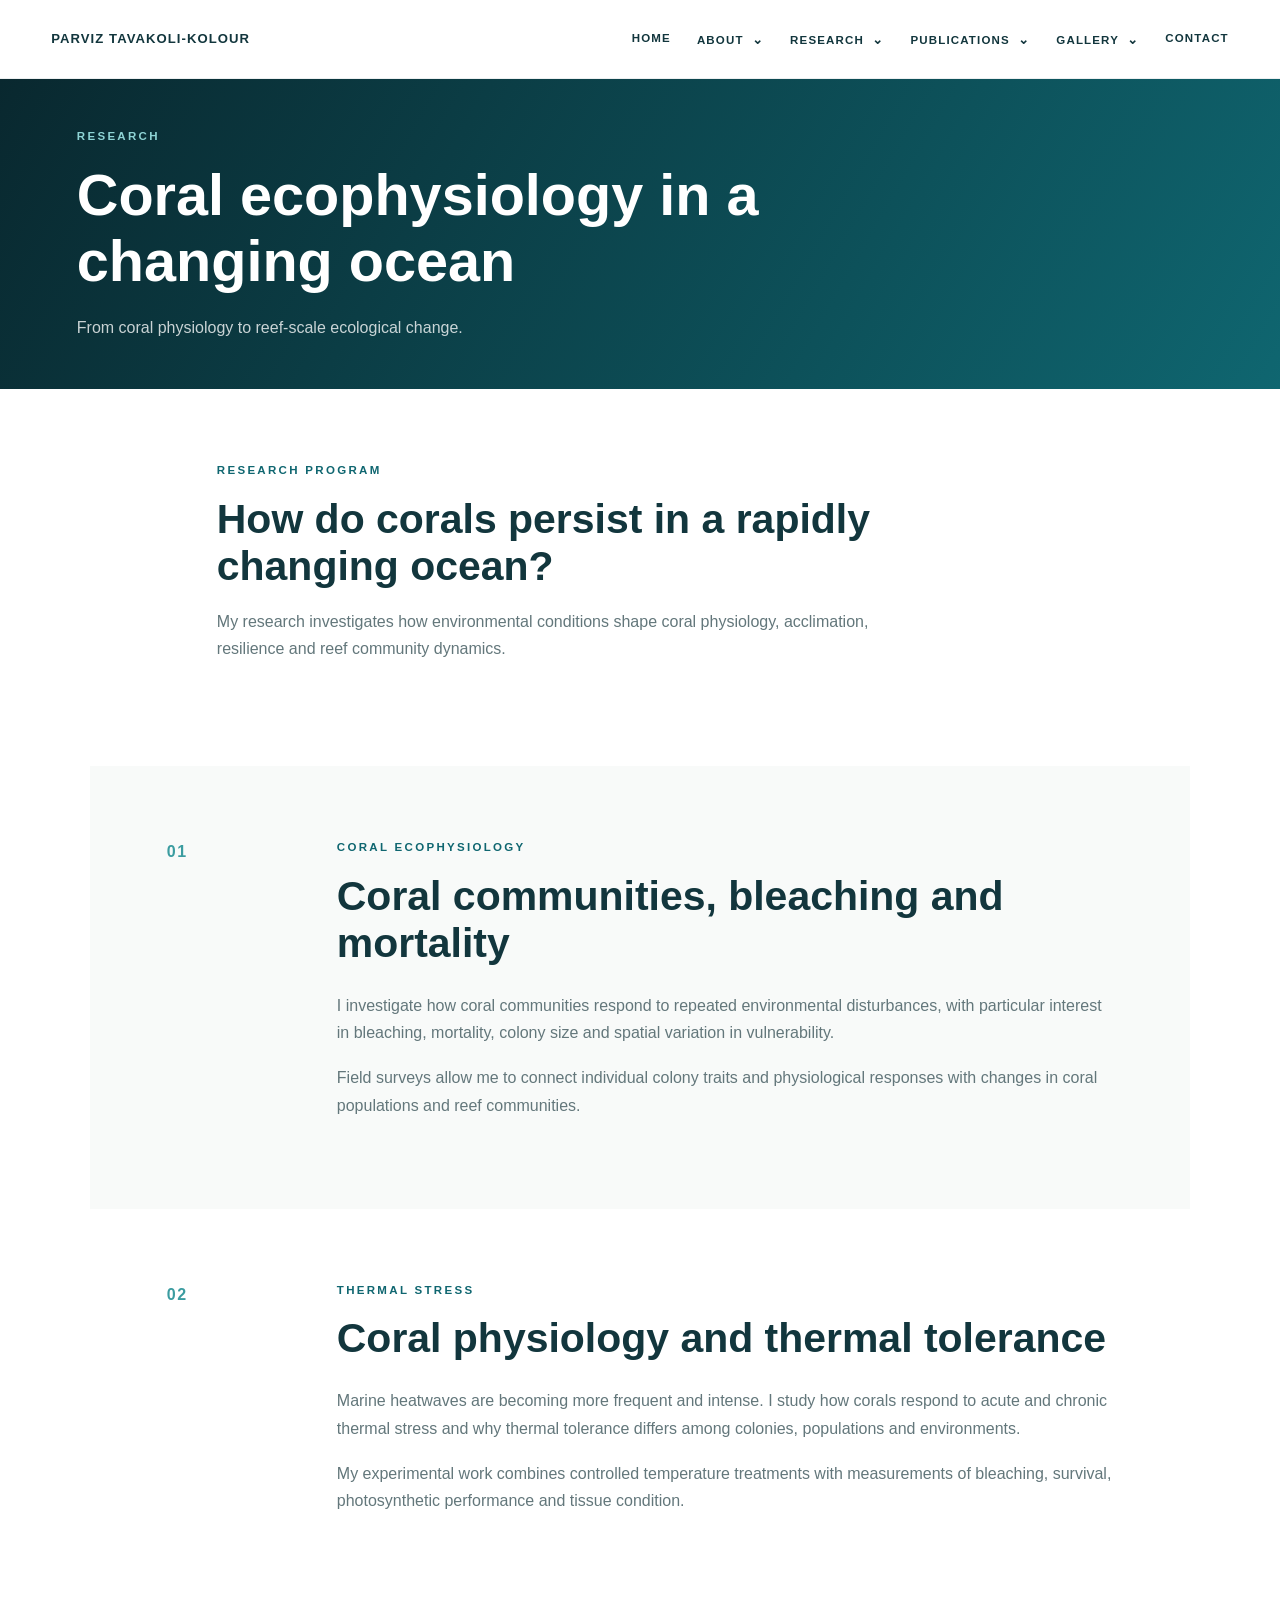
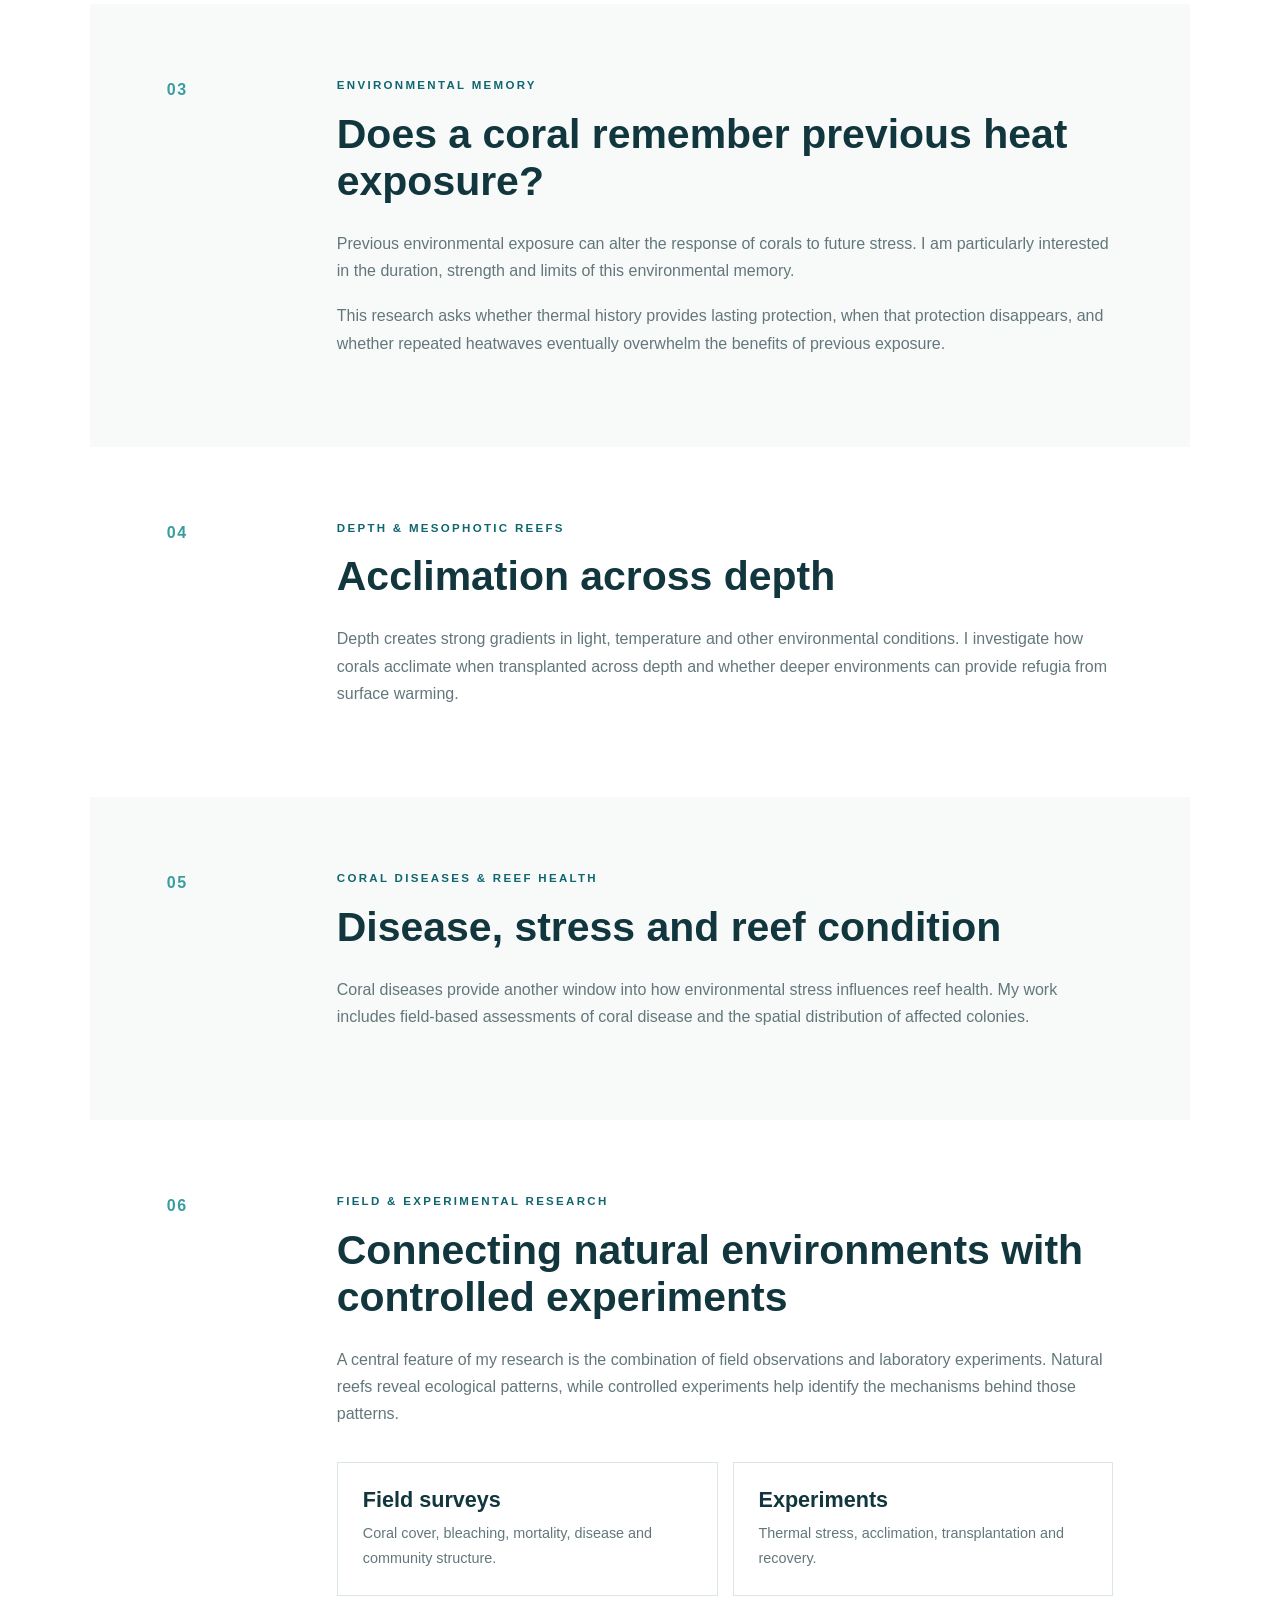
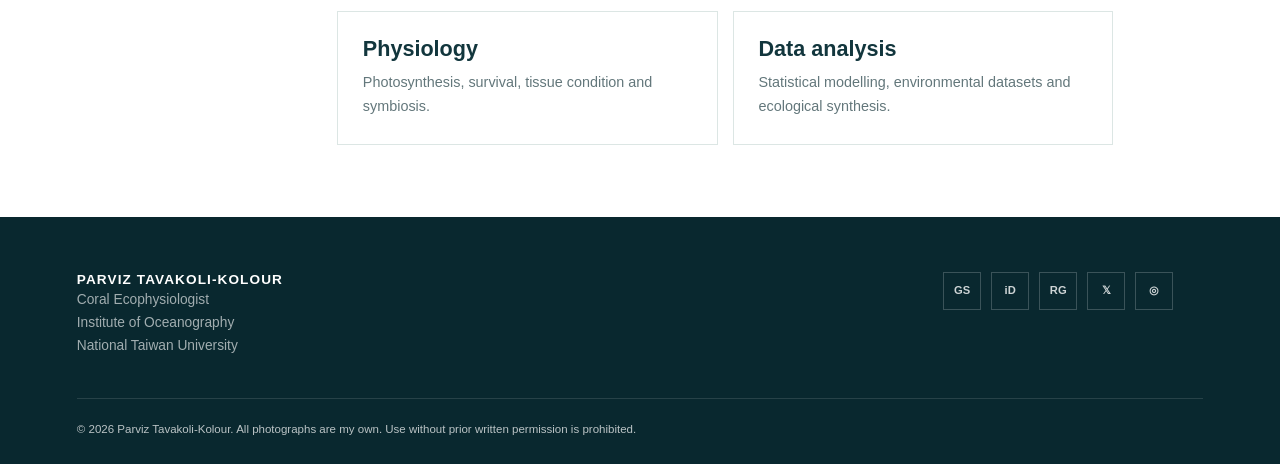
<file: research.html>
<!DOCTYPE html>
<html lang="en">
<head>

    <meta charset="UTF-8">
    <meta name="viewport" content="width=device-width, initial-scale=1.0">

    <title>Research | Parviz Tavakoli-Kolour</title>

    <link rel="stylesheet" href="css/style.css?v=20261108b">

</head>

<body>

<header class="site-header">
    <div class="nav-container">

        <a href="index.html" class="site-name">
            PARVIZ TAVAKOLI-KOLOUR
        </a>

        <button class="menu-toggle" aria-label="Open navigation" aria-expanded="false">
            <span></span>
            <span></span>
            <span></span>
        </button>

        <nav class="main-nav">

            <a href="index.html">HOME</a>

            <div class="dropdown">
                <a href="about.html">
                    ABOUT <span class="arrow">⌄</span>
                </a>
                <div class="dropdown-menu">
<a href="about.html">About overview</a>
                    <a href="about.html#biography">Biography</a>
                    <a href="about.html#education">Education</a>
                    <a href="about.html#experience">Academic Experience</a>
                </div>
            </div>

            <div class="dropdown">
                <a href="research.html">
                    RESEARCH <span class="arrow">⌄</span>
                </a>
                <div class="dropdown-menu">
<a href="research.html">Research overview</a>
                    <a href="#coral-ecology">Coral Ecophysiology</a>
                    <a href="#thermal">Thermal Stress</a>
                    <a href="#memory">Environmental Memory</a>
                    <a href="#depth">Depth &amp; Mesophotic Reefs</a>
                    <a href="#disease">Coral Diseases</a>
                    <a href="#field">Field &amp; Experimental Research</a>
                </div>
            </div>

            <div class="dropdown">
                <a href="publications.html">
                    PUBLICATIONS <span class="arrow">⌄</span>
                </a>
                <div class="dropdown-menu">
<a href="publications.html">Publications overview</a>
                    <a href="publications.html#selected">Selected Publications</a>
                    <a href="publications.html#full-list">Full Publication List</a>
                    <a href="publications.html#assessment">Scientific Assessment</a>
                </div>
            </div>

            <div class="dropdown">
                <a href="gallery.html">
                    GALLERY <span class="arrow">⌄</span>
                </a>
                <div class="dropdown-menu">
<a href="gallery.html">Gallery overview</a>
<a href="gallery.html#photographs">Reefs &amp; Fieldwork</a>
<a href="gallery.html#experiments">Experiments</a>
<a href="gallery.html#depth">Depth &amp; Acclimation</a>
</div>
            </div>

            <a href="contact.html">CONTACT</a>

        </nav>

    </div>
</header>


<main>

    <section class="page-hero">

        <div class="page-hero-content">

            <p class="section-label">
                RESEARCH
            </p>

            <h1>Coral ecophysiology in a changing ocean</h1>

            <p>
                From coral physiology to reef-scale ecological change.
            </p>

        </div>

    </section>


    <section class="research-intro section">

        <div class="section-heading">

            <p class="section-label">
                RESEARCH PROGRAM
            </p>

            <h2>
                How do corals persist in a rapidly changing ocean?
            </h2>

            <p>
                My research investigates how environmental conditions
                shape coral physiology, acclimation, resilience and
                reef community dynamics.
            </p>

        </div>

    </section>


    <section id="coral-ecology" class="research-detail section section-light">

        <div class="research-number">
            01
        </div>

        <div class="research-detail-content">

            <p class="section-label">
                CORAL ECOPHYSIOLOGY
            </p>

            <h2>
                Coral communities, bleaching and mortality
            </h2>

            <p>
                I investigate how coral communities respond to
                repeated environmental disturbances, with particular
                interest in bleaching, mortality, colony size and
                spatial variation in vulnerability.
            </p>

            <p>
                Field surveys allow me to connect individual colony
                traits and physiological responses with changes in
                coral populations and reef communities.
            </p>

        </div>

    </section>


    <section id="thermal" class="research-detail section">

        <div class="research-number">
            02
        </div>

        <div class="research-detail-content">

            <p class="section-label">
                THERMAL STRESS
            </p>

            <h2>
                Coral physiology and thermal tolerance
            </h2>

            <p>
                Marine heatwaves are becoming more frequent and
                intense. I study how corals respond to acute and
                chronic thermal stress and why thermal tolerance
                differs among colonies, populations and environments.
            </p>

            <p>
                My experimental work combines controlled temperature
                treatments with measurements of bleaching, survival,
                photosynthetic performance and tissue condition.
            </p>

        </div>

    </section>


    <section id="memory" class="research-detail section section-light">

        <div class="research-number">
            03
        </div>

        <div class="research-detail-content">

            <p class="section-label">
                ENVIRONMENTAL MEMORY
            </p>

            <h2>
                Does a coral remember previous heat exposure?
            </h2>

            <p>
                Previous environmental exposure can alter the response
                of corals to future stress. I am particularly interested
                in the duration, strength and limits of this environmental
                memory.
            </p>

            <p>
                This research asks whether thermal history provides
                lasting protection, when that protection disappears,
                and whether repeated heatwaves eventually overwhelm
                the benefits of previous exposure.
            </p>

        </div>

    </section>


    <section id="depth" class="research-detail section">

        <div class="research-number">
            04
        </div>

        <div class="research-detail-content">

            <p class="section-label">
                DEPTH &amp; MESOPHOTIC REEFS
            </p>

            <h2>
                Acclimation across depth
            </h2>

            <p>
                Depth creates strong gradients in light, temperature
                and other environmental conditions. I investigate how
                corals acclimate when transplanted across depth and
                whether deeper environments can provide refugia from
                surface warming.
            </p>

        </div>

    </section>


    <section id="disease" class="research-detail section section-light">

        <div class="research-number">
            05
        </div>

        <div class="research-detail-content">

            <p class="section-label">
                CORAL DISEASES &amp; REEF HEALTH
            </p>

            <h2>
                Disease, stress and reef condition
            </h2>

            <p>
                Coral diseases provide another window into how
                environmental stress influences reef health.
                My work includes field-based assessments of coral
                disease and the spatial distribution of affected
                colonies.
            </p>

        </div>

    </section>


    <section id="field" class="research-detail section">

        <div class="research-number">
            06
        </div>

        <div class="research-detail-content">

            <p class="section-label">
                FIELD &amp; EXPERIMENTAL RESEARCH
            </p>

            <h2>
                Connecting natural environments with controlled experiments
            </h2>

            <p>
                A central feature of my research is the combination
                of field observations and laboratory experiments.
                Natural reefs reveal ecological patterns, while
                controlled experiments help identify the mechanisms
                behind those patterns.
            </p>

            <div class="method-grid">

                <div>
                    <h3>Field surveys</h3>
                    <p>
                        Coral cover, bleaching, mortality,
                        disease and community structure.
                    </p>
                </div>

                <div>
                    <h3>Experiments</h3>
                    <p>
                        Thermal stress, acclimation,
                        transplantation and recovery.
                    </p>
                </div>

                <div>
                    <h3>Physiology</h3>
                    <p>
                        Photosynthesis, survival,
                        tissue condition and symbiosis.
                    </p>
                </div>

                <div>
                    <h3>Data analysis</h3>
                    <p>
                        Statistical modelling, environmental
                        datasets and ecological synthesis.
                    </p>
                </div>

            </div>

        </div>

    </section>

</main>


<footer>

    <div class="footer-content">

        <div>
            <h3>PARVIZ TAVAKOLI-KOLOUR</h3>
            <p>Coral Ecophysiologist</p>
            <p>
                Institute of Oceanography<br>
                National Taiwan University
            </p>
        </div>

        <div class="footer-community">
<div class="footer-social">

            <a href="https://scholar.google.com/citations?user=l_zzIt8AAAAJ&amp;hl=en" target="_blank" rel="noopener noreferrer">GS</a>

            <a href="https://orcid.org/0000-0003-2633-5901" target="_blank" rel="noopener noreferrer">iD</a>

            <a href="https://www.researchgate.net/profile/Parviz-Tavakoli-Kolour-2" target="_blank" rel="noopener noreferrer">RG</a>

            <a href="https://x.com/parviz_tavakoli" target="_blank" rel="noopener noreferrer">𝕏</a>

            <a href="https://www.instagram.com/parviz_tavakoli_kolour" target="_blank" rel="noopener noreferrer">◎</a>

        </div>

</div>

    </div>

    <div class="copyright">© 2026 Parviz Tavakoli-Kolour. All photographs are my own. Use without prior written permission is prohibited.</div>

</footer>

<script src="js/main.js?v=20261108b"></script>

</body>
</html>
</file>
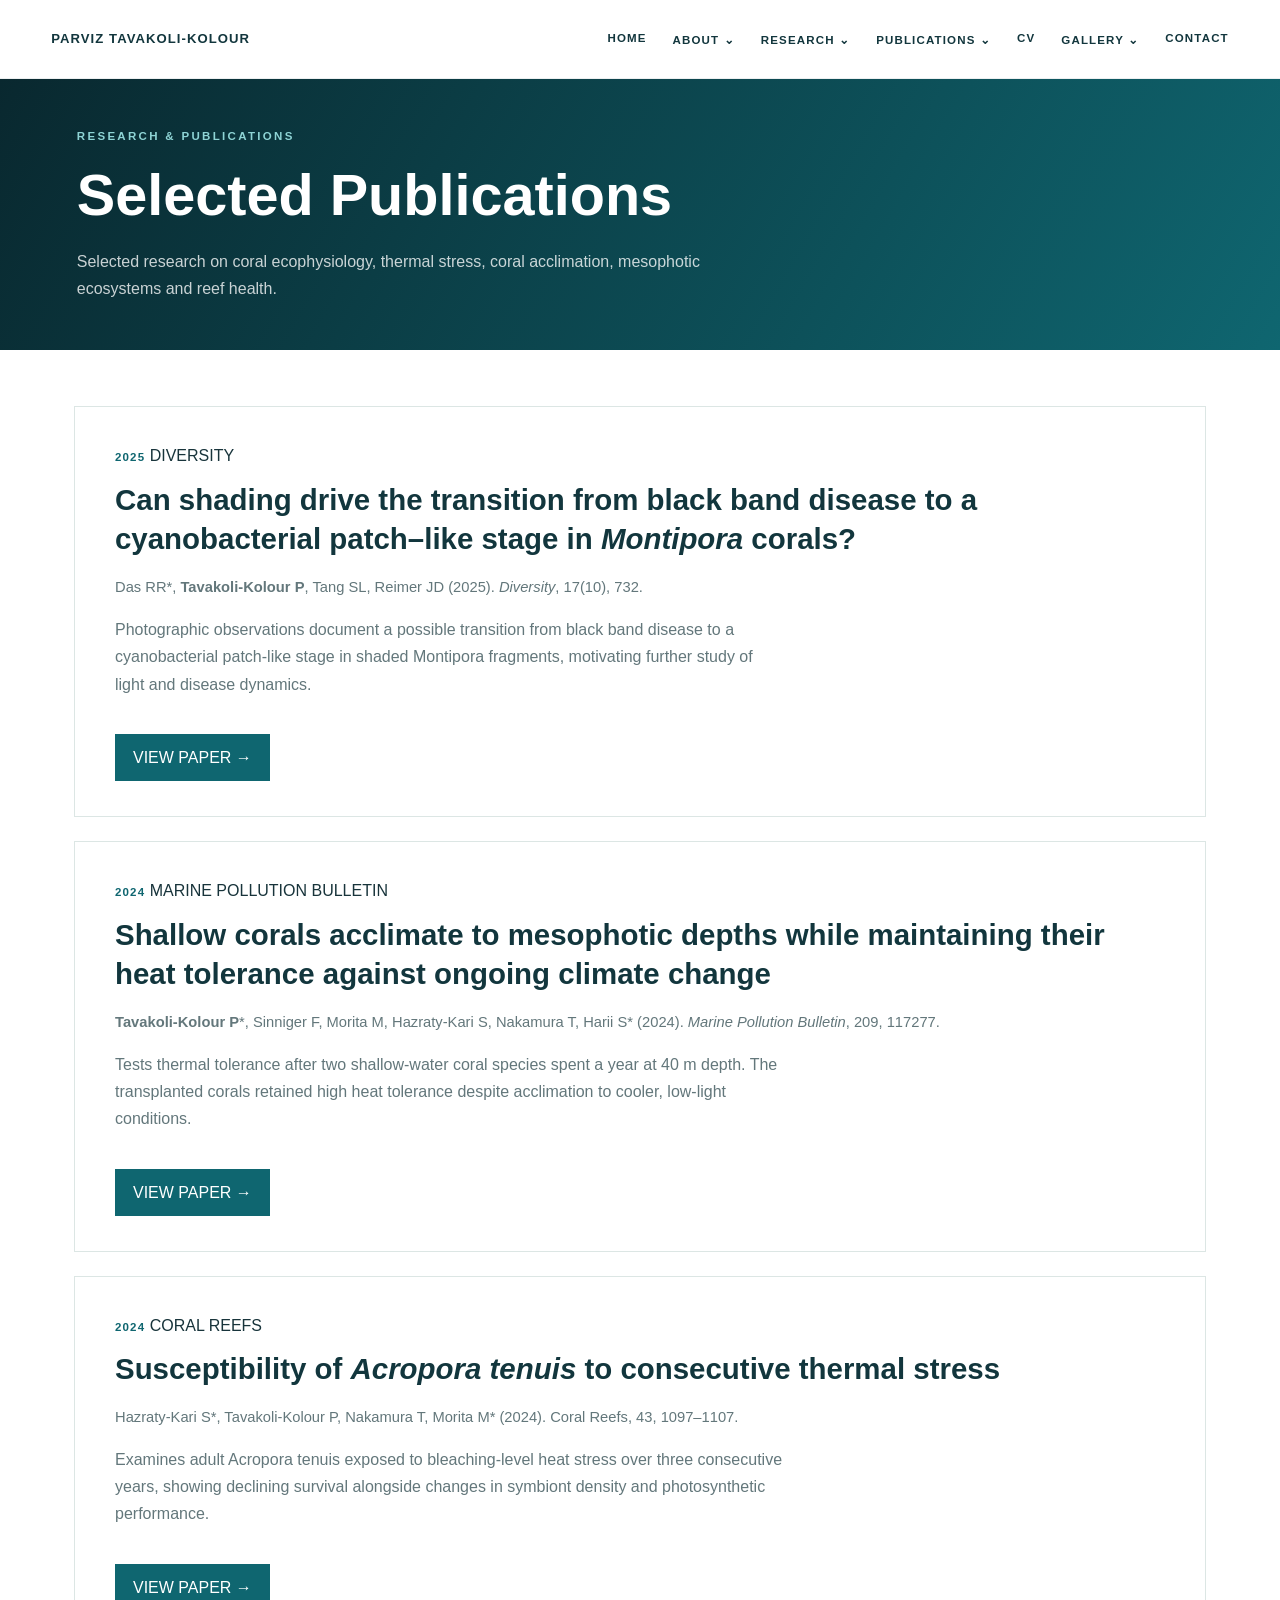
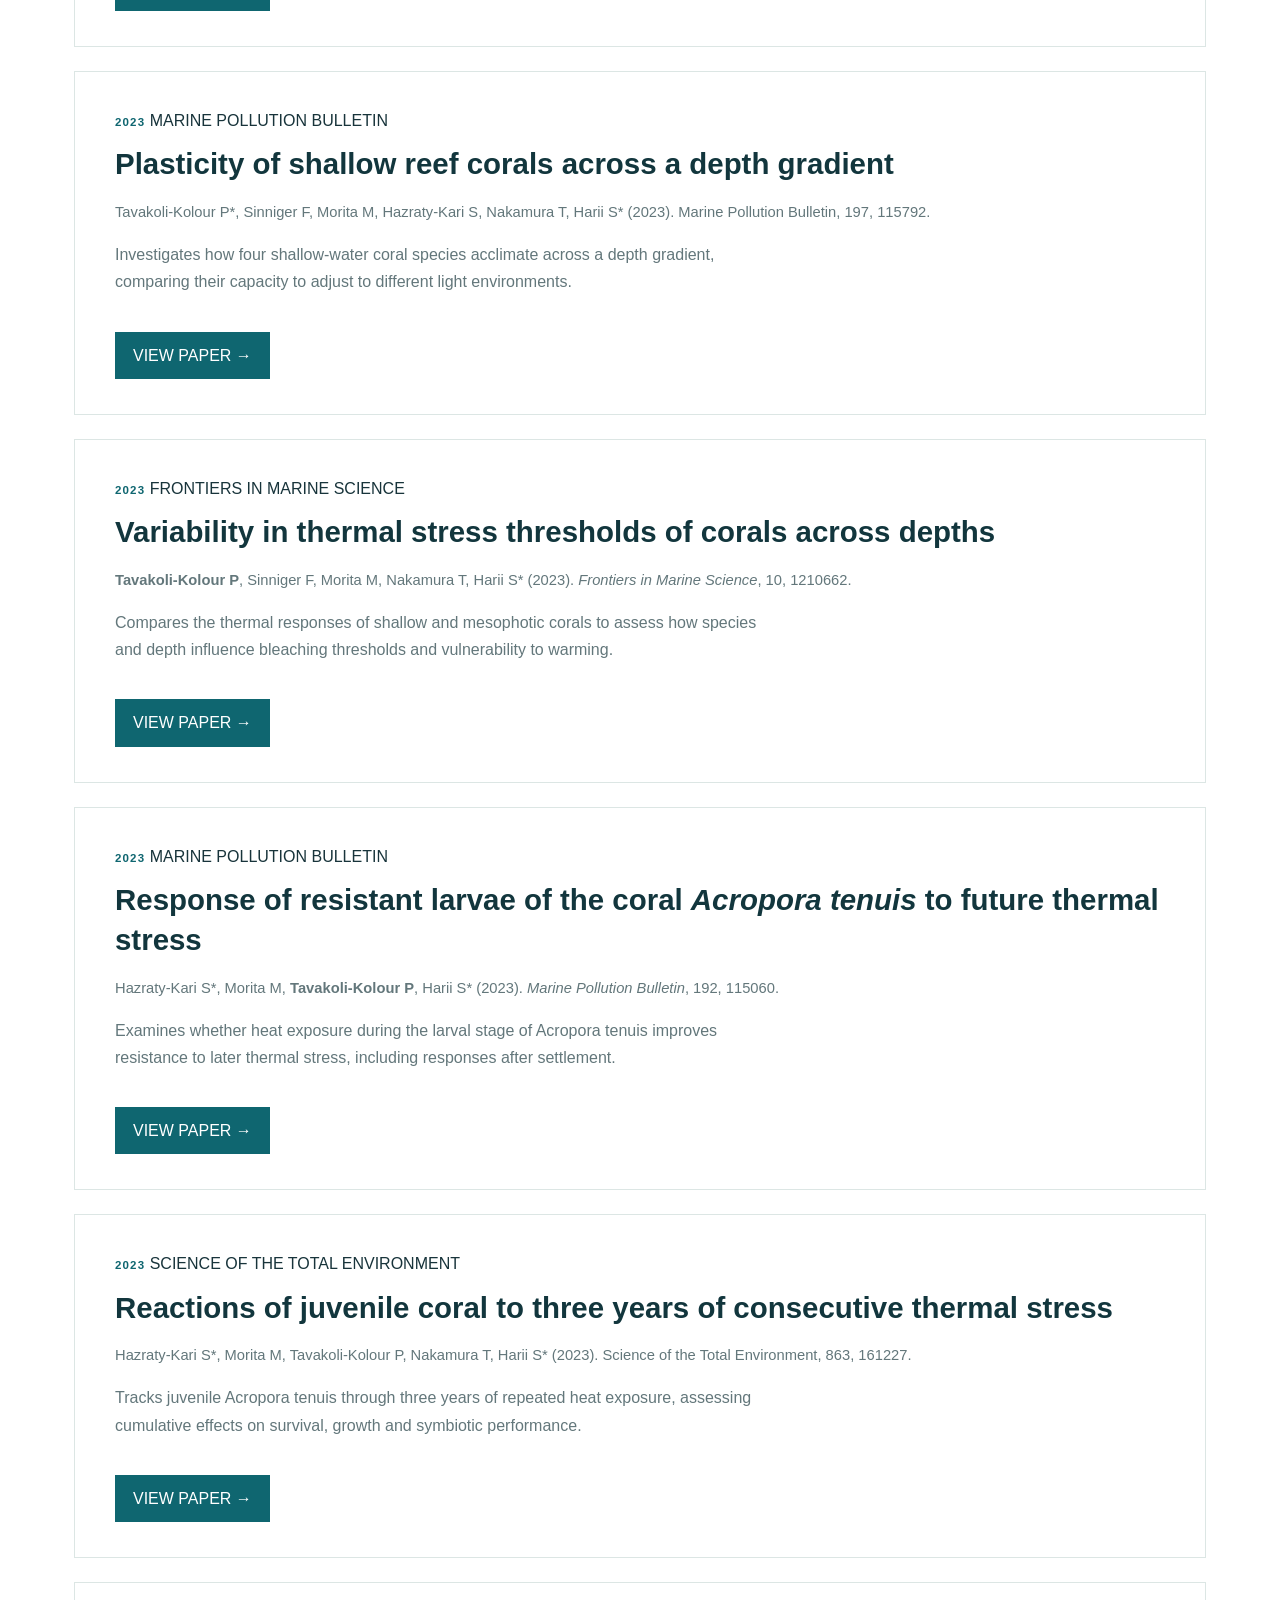
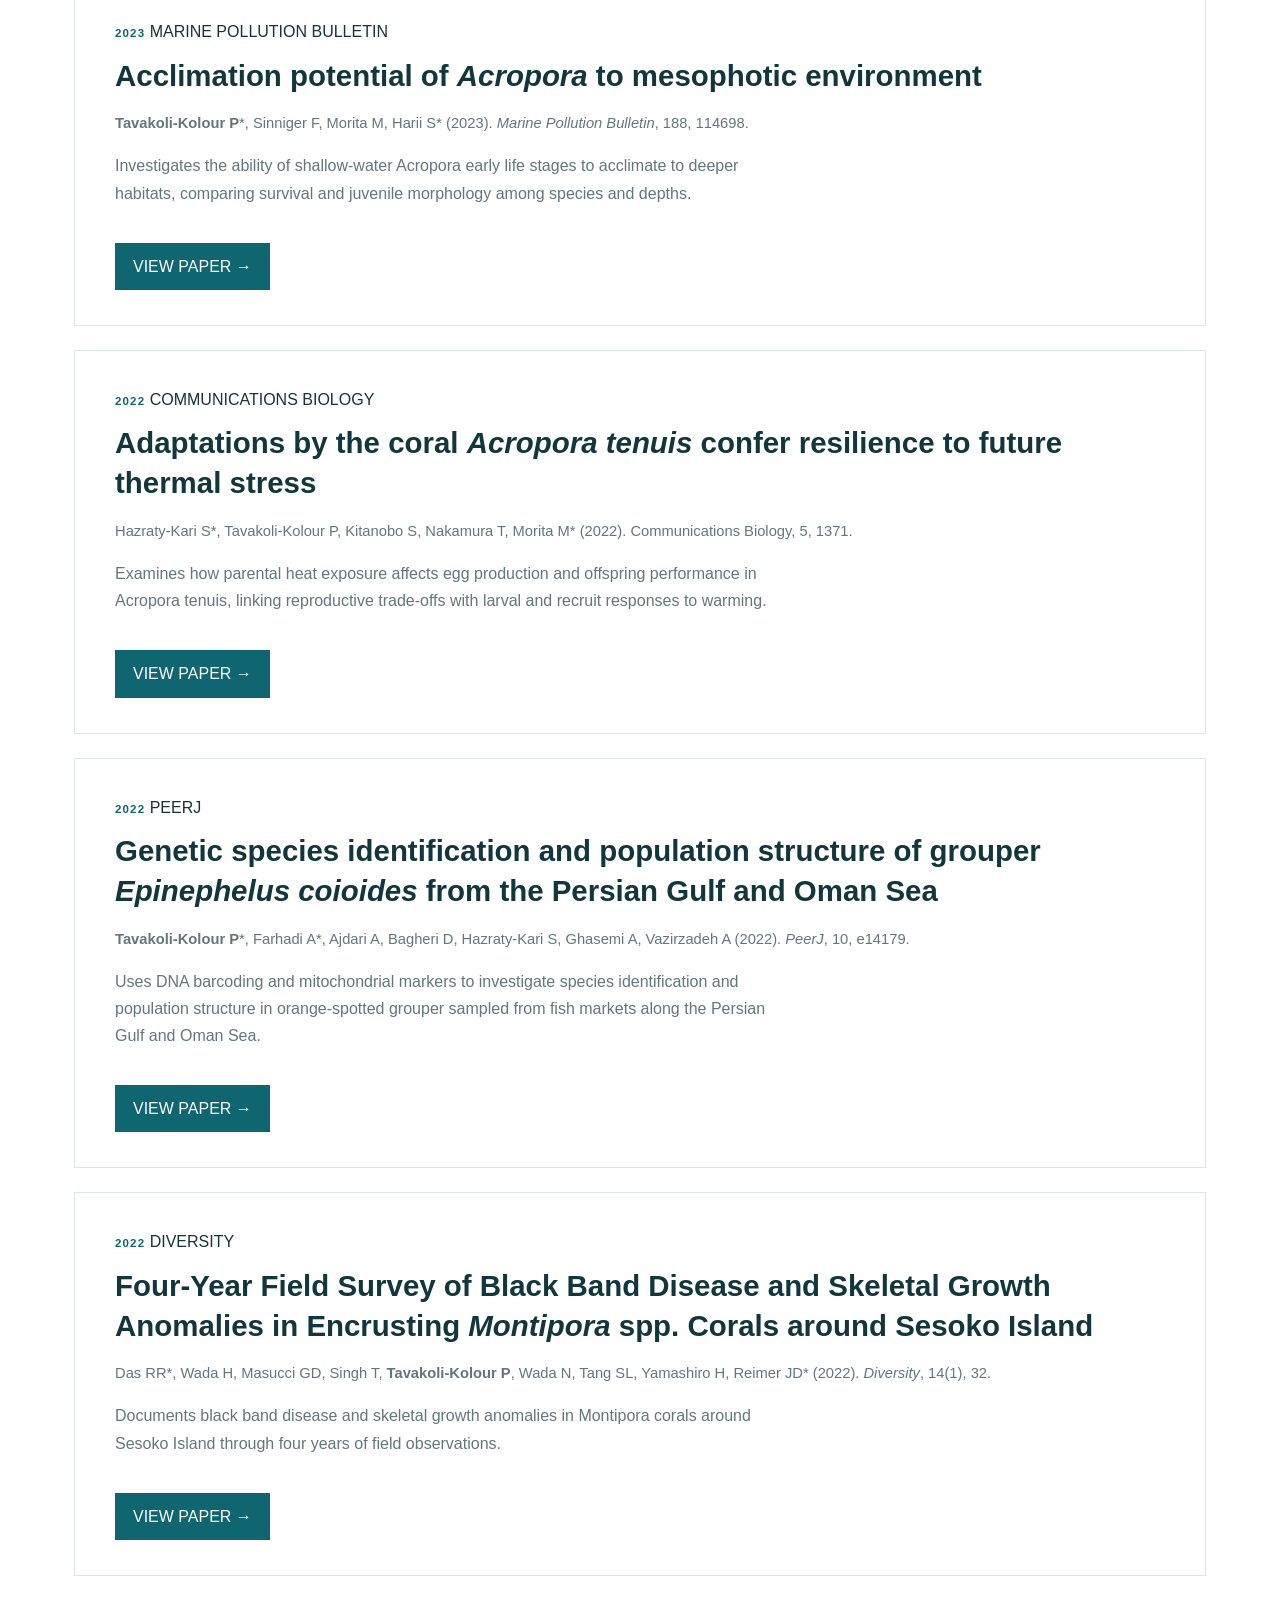
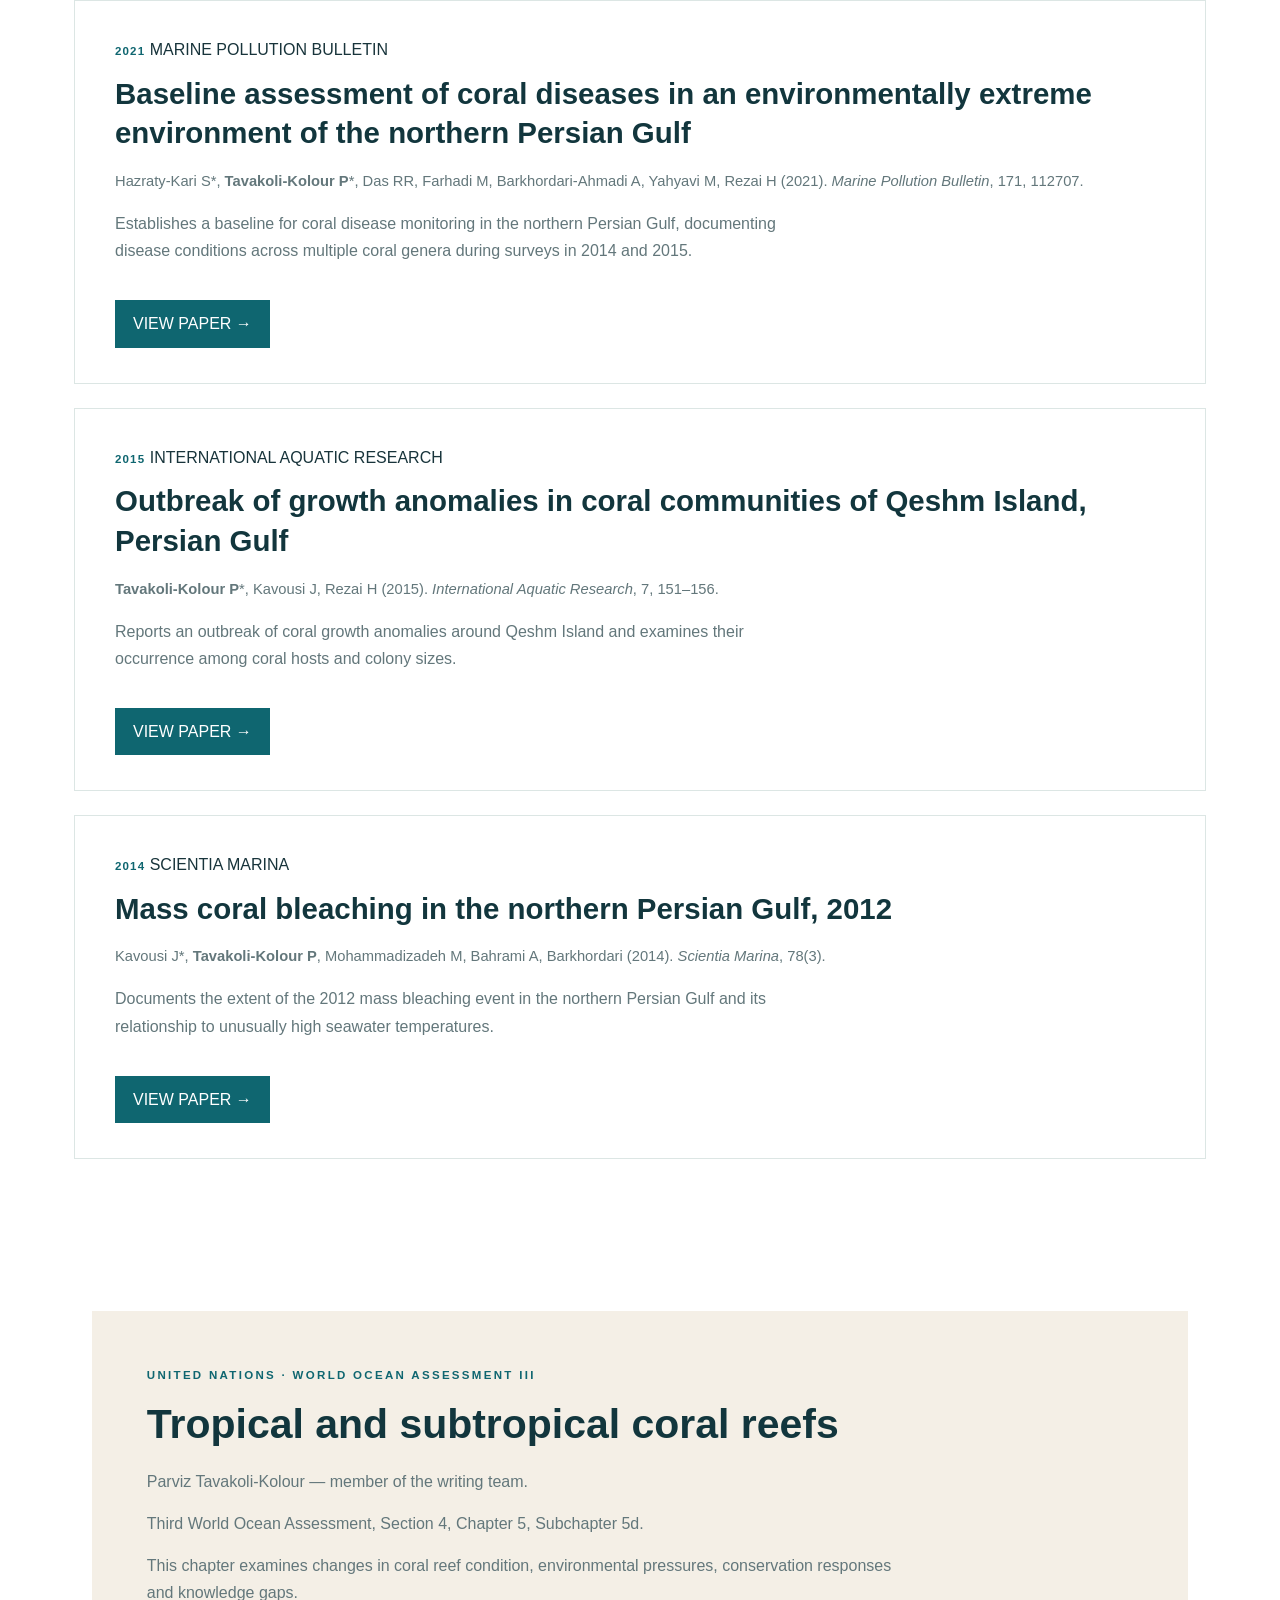
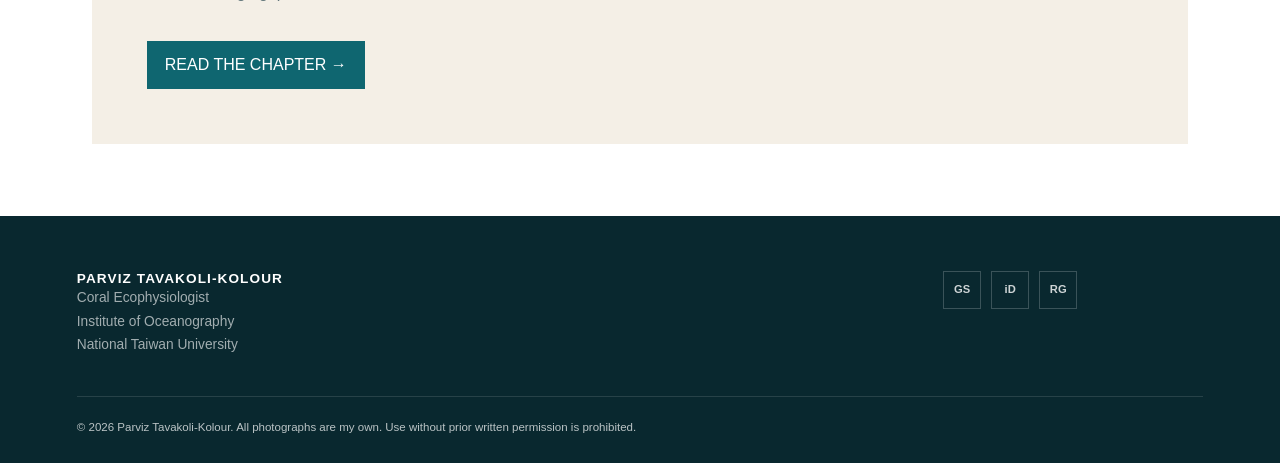
<file: selected-publications.html>
<!DOCTYPE html>
<html lang="en">

<head>

    <meta charset="UTF-8">

    <meta name="viewport" content="width=device-width, initial-scale=1.0">

    <title>
        Selected Publications | Parviz Tavakoli-Kolour
    </title>

    <link rel="stylesheet" href="css/style.css?v=20261108bb">

</head>


<body>


<!-- =====================================================
     HEADER
===================================================== -->

<header class="site-header">

    <div class="nav-container">

        <a href="index.html" class="site-name">

            PARVIZ TAVAKOLI-KOLOUR

        </a>


        <button class="menu-toggle" aria-label="Open navigation" aria-expanded="false"><span></span><span></span><span></span></button>
        <nav class="main-nav">

            <a href="index.html">
                HOME
            </a>


            <div class="dropdown">

                <a href="about.html">
                    ABOUT <span>⌄</span>
                </a>

                <div class="dropdown-menu">
<a href="about.html">About overview</a>

                    <a href="about.html#biography">
                        Biography
                    </a>

                    <a href="about.html#education">
                        Education
                    </a>

                    <a href="about.html#experience">
                        Academic Experience
                    </a>

                </div>

            </div>



            <div class="dropdown">

                <a href="research.html">
                    RESEARCH <span>⌄</span>
                </a>

                <div class="dropdown-menu">
<a href="research.html">Research overview</a>

                    <a href="research.html#coral-ecology">
                        Coral Ecophysiology
                    </a>

                    <a href="research.html#thermal">
                        Coral Physiology &amp; Thermal Stress
                    </a>

                    <a href="research.html#depth">
                        Depth &amp; Mesophotic Reefs
                    </a>

                    <a href="research.html#disease">
                        Coral Diseases &amp; Reef Health
                    </a>

                    <a href="research.html#field">
                        Field &amp; Experimental Research
                    </a>

                </div>

            </div>



            <div class="dropdown">

                <a href="publications.html">

                    PUBLICATIONS <span>⌄</span>

                </a>

                <div class="dropdown-menu">
<a href="publications.html">Publications overview</a>

                    <a href="selected-publications.html">
                        Selected Publications
                    </a>

                    <a href="publications.html#full-list">
                        Full Publication List
                    </a>

                    <a href="publications.html#assessment">
                        Scientific Assessment &amp; Policy
                    </a>

                </div>

            </div>



            <a href="cv.html">
                CV
            </a>



            <div class="dropdown">

                <a href="gallery.html">

                    GALLERY <span>⌄</span>

                </a>

                <div class="dropdown-menu">
<a href="gallery.html">Gallery overview</a>
<a href="gallery.html#photographs">Reefs &amp; Fieldwork</a>
<a href="gallery.html#experiments">Experiments</a>
<a href="gallery.html#depth">Depth &amp; Acclimation</a>
</div>

            </div>



            <a href="contact.html">
                CONTACT
            </a>

        </nav>

    </div>

</header>



<!-- =====================================================
     PAGE HERO
===================================================== -->

<section class="page-hero">

    <div class="page-hero-content">

        <p class="section-label">
            RESEARCH &amp; PUBLICATIONS
        </p>

        <h1>
            Selected Publications
        </h1>

        <p>
            Selected research on coral ecophysiology,
            thermal stress, coral acclimation,
            mesophotic ecosystems and reef health.
        </p>

    </div>

</section>



<!-- =====================================================
     SELECTED PUBLICATIONS
===================================================== -->

<main class="selected-publications">


    <!-- =================================================
         2025
    ================================================== -->

    <article class="publication-card">




        <div class="publication-content">

            <div class="publication-meta">

                <span class="publication-year">
                    2025
                </span>

                <span>
                    DIVERSITY
                </span>

            </div>


            <h2>

                Can shading drive the transition from
                black band disease to a cyanobacterial
                patch–like stage in <em>Montipora</em> corals?

            </h2>


            <p class="citation">

                Das RR*, <strong>Tavakoli-Kolour P</strong>,
                Tang SL, Reimer JD (2025).
                <em>Diversity</em>, 17(10), 732.

            </p>


            <div class="research-highlight">

                <p class="publication-summary">Photographic observations document a possible transition from black band disease to a cyanobacterial patch-like stage in shaded Montipora fragments, motivating further study of light and disease dynamics.</p>
</div>


            <a class="paper-button" href="https://doi.org/10.3390/d17100732" target="_blank" rel="noopener noreferrer">

                VIEW PAPER →

            </a>

        </div>

    </article>



    <!-- =================================================
         2024
    ================================================== -->

    <article class="publication-card">




        <div class="publication-content">

            <div class="publication-meta">

                <span class="publication-year">
                    2024
                </span>

                <span>
                    MARINE POLLUTION BULLETIN
                </span>

            </div>


            <h2>

                Shallow corals acclimate to mesophotic
                depths while maintaining their heat
                tolerance against ongoing climate change

            </h2>


            <p class="citation">

                <strong>Tavakoli-Kolour P</strong>*,
                Sinniger F, Morita M, Hazraty-Kari S,
                Nakamura T, Harii S* (2024).

                <em>Marine Pollution Bulletin</em>,
                209, 117277.

            </p>


            <div class="research-highlight">

                <p class="publication-summary">Tests thermal tolerance after two shallow-water coral species spent a year at 40 m depth. The transplanted corals retained high heat tolerance despite acclimation to cooler, low-light conditions.</p>
</div>


            <a class="paper-button" href="https://doi.org/10.1016/j.marpolbul.2024.117277" target="_blank" rel="noopener noreferrer">

                VIEW PAPER →

            </a>

        </div>

    </article>



    <!-- =================================================
         2024
    ================================================== -->

    <article class="publication-card">




        <div class="publication-content">

            <div class="publication-meta">

                <span class="publication-year">
                    2024
                </span>

                <span>
                    CORAL REEFS
                </span>

            </div>


            <h2>

                Susceptibility of <em>Acropora tenuis</em>
                to consecutive thermal stress

            </h2>


            <p class="citation">Hazraty-Kari S*, Tavakoli-Kolour P, Nakamura T, Morita M* (2024). Coral Reefs, 43, 1097–1107.</p>


            <div class="research-highlight">

                <p class="publication-summary">Examines adult Acropora tenuis exposed to bleaching-level heat stress over three consecutive years, showing declining survival alongside changes in symbiont density and photosynthetic performance.</p>
</div>


            <a class="paper-button" href="https://doi.org/10.1007/s00338-024-02530-8" target="_blank" rel="noopener noreferrer">

                VIEW PAPER →

            </a>

        </div>

    </article>



    <!-- =================================================
         2023
    ================================================== -->

    <article class="publication-card">




        <div class="publication-content">

            <div class="publication-meta">

                <span class="publication-year">
                    2023
                </span>

                <span>
                    MARINE POLLUTION BULLETIN
                </span>

            </div>


            <h2>

                Plasticity of shallow reef corals
                across a depth gradient

            </h2>


            <p class="citation">Tavakoli-Kolour P*, Sinniger F, Morita M, Hazraty-Kari S, Nakamura T, Harii S* (2023). Marine Pollution Bulletin, 197, 115792.</p>


            <div class="research-highlight">

                <p class="publication-summary">Investigates how four shallow-water coral species acclimate across a depth gradient, comparing their capacity to adjust to different light environments.</p>
</div>


            <a class="paper-button" href="https://doi.org/10.1016/j.marpolbul.2023.115792" target="_blank" rel="noopener noreferrer">

                VIEW PAPER →

            </a>

        </div>

    </article>



    <!-- =================================================
         2023
    ================================================== -->

    <article class="publication-card">




        <div class="publication-content">

            <div class="publication-meta">

                <span class="publication-year">
                    2023
                </span>

                <span>
                    FRONTIERS IN MARINE SCIENCE
                </span>

            </div>


            <h2>

                Variability in thermal stress thresholds
                of corals across depths

            </h2>


            <p class="citation">

                <strong>Tavakoli-Kolour P</strong>,
                Sinniger F, Morita M, Nakamura T,
                Harii S* (2023).

                <em>Frontiers in Marine Science</em>,
                10, 1210662.

            </p>


            <div class="research-highlight">

                <p class="publication-summary">Compares the thermal responses of shallow and mesophotic corals to assess how species and depth influence bleaching thresholds and vulnerability to warming.</p>
</div>


            <a class="paper-button" href="https://doi.org/10.3389/fmars.2023.1210662" target="_blank" rel="noopener noreferrer">

                VIEW PAPER →

            </a>

        </div>

    </article>



    <!-- =================================================
         2023
    ================================================== -->

    <article class="publication-card">




        <div class="publication-content">

            <div class="publication-meta">

                <span class="publication-year">
                    2023
                </span>

                <span>
                    MARINE POLLUTION BULLETIN
                </span>

            </div>


            <h2>

                Response of resistant larvae of the coral
                <em>Acropora tenuis</em> to future thermal stress

            </h2>


            <p class="citation">

                Hazraty-Kari S*, Morita M,
                <strong>Tavakoli-Kolour P</strong>,
                Harii S* (2023).

                <em>Marine Pollution Bulletin</em>,
                192, 115060.

            </p>


            <div class="research-highlight">

                <p class="publication-summary">Examines whether heat exposure during the larval stage of Acropora tenuis improves resistance to later thermal stress, including responses after settlement.</p>
</div>


            <a class="paper-button" href="https://doi.org/10.1016/j.marpolbul.2023.115060" target="_blank" rel="noopener noreferrer">

                VIEW PAPER →

            </a>

        </div>

    </article>



    <!-- =================================================
         2023
    ================================================== -->

    <article class="publication-card">




        <div class="publication-content">

            <div class="publication-meta">

                <span class="publication-year">
                    2023
                </span>

                <span>
                    SCIENCE OF THE TOTAL ENVIRONMENT
                </span>

            </div>


            <h2>

                Reactions of juvenile coral to three years
                of consecutive thermal stress

            </h2>


            <p class="citation">Hazraty-Kari S*, Morita M, Tavakoli-Kolour P, Nakamura T, Harii S* (2023). Science of the Total Environment, 863, 161227.</p>


            <div class="research-highlight">

                <p class="publication-summary">Tracks juvenile Acropora tenuis through three years of repeated heat exposure, assessing cumulative effects on survival, growth and symbiotic performance.</p>
</div>


            <a class="paper-button" href="https://doi.org/10.1016/j.scitotenv.2022.161227" target="_blank" rel="noopener noreferrer">

                VIEW PAPER →

            </a>

        </div>

    </article>



    <!-- =================================================
         2023
    ================================================== -->

    <article class="publication-card">




        <div class="publication-content">

            <div class="publication-meta">

                <span class="publication-year">
                    2023
                </span>

                <span>
                    MARINE POLLUTION BULLETIN
                </span>

            </div>


            <h2>

                Acclimation potential of <em>Acropora</em>
                to mesophotic environment

            </h2>


            <p class="citation">

                <strong>Tavakoli-Kolour P</strong>*,
                Sinniger F, Morita M, Harii S* (2023).

                <em>Marine Pollution Bulletin</em>,
                188, 114698.

            </p>


            <div class="research-highlight">

                <p class="publication-summary">Investigates the ability of shallow-water Acropora early life stages to acclimate to deeper habitats, comparing survival and juvenile morphology among species and depths.</p>
</div>


            <a class="paper-button" href="https://doi.org/10.1016/j.marpolbul.2023.114698" target="_blank" rel="noopener noreferrer">

                VIEW PAPER →

            </a>

        </div>

    </article>



    <!-- =================================================
         2022
    ================================================== -->

    <article class="publication-card">




        <div class="publication-content">

            <div class="publication-meta">

                <span class="publication-year">
                    2022
                </span>

                <span>
                    COMMUNICATIONS BIOLOGY
                </span>

            </div>


            <h2>

                Adaptations by the coral <em>Acropora tenuis</em>
                confer resilience to future thermal stress

            </h2>


            <p class="citation">Hazraty-Kari S*, Tavakoli-Kolour P, Kitanobo S, Nakamura T, Morita M* (2022). Communications Biology, 5, 1371.</p>


            <div class="research-highlight">

                <p class="publication-summary">Examines how parental heat exposure affects egg production and offspring performance in Acropora tenuis, linking reproductive trade-offs with larval and recruit responses to warming.</p>
</div>


            <a class="paper-button" href="https://doi.org/10.1038/s42003-022-04309-5" target="_blank" rel="noopener noreferrer">

                VIEW PAPER →

            </a>

        </div>

    </article>



    <!-- =================================================
         2022
    ================================================== -->

    <article class="publication-card">




        <div class="publication-content">

            <div class="publication-meta">

                <span class="publication-year">
                    2022
                </span>

                <span>
                    PEERJ
                </span>

            </div>


            <h2>

                Genetic species identification and population
                structure of grouper <em>Epinephelus coioides</em>
                from the Persian Gulf and Oman Sea

            </h2>


            <p class="citation">

                <strong>Tavakoli-Kolour P</strong>*,
                Farhadi A*, Ajdari A, Bagheri D,
                Hazraty-Kari S, Ghasemi A, Vazirzadeh A (2022).

                <em>PeerJ</em>, 10, e14179.

            </p>


            <div class="research-highlight">

                <p class="publication-summary">Uses DNA barcoding and mitochondrial markers to investigate species identification and population structure in orange-spotted grouper sampled from fish markets along the Persian Gulf and Oman Sea.</p>
</div>


            <a class="paper-button" href="https://doi.org/10.7717/peerj.14179" target="_blank" rel="noopener noreferrer">

                VIEW PAPER →

            </a>

        </div>

    </article>



    <!-- =================================================
         2022
    ================================================== -->

    <article class="publication-card">




        <div class="publication-content">

            <div class="publication-meta">

                <span class="publication-year">
                    2022
                </span>

                <span>
                    DIVERSITY
                </span>

            </div>


            <h2>

                Four-Year Field Survey of Black Band Disease
                and Skeletal Growth Anomalies in Encrusting
                <em>Montipora</em> spp. Corals around Sesoko Island

            </h2>


            <p class="citation">

                Das RR*, Wada H, Masucci GD, Singh T,
                <strong>Tavakoli-Kolour P</strong>,
                Wada N, Tang SL, Yamashiro H, Reimer JD* (2022).

                <em>Diversity</em>, 14(1), 32.

            </p>


            <div class="research-highlight">

                <p class="publication-summary">Documents black band disease and skeletal growth anomalies in Montipora corals around Sesoko Island through four years of field observations.</p>
</div>


            <a class="paper-button" href="https://doi.org/10.3390/d14010032" target="_blank" rel="noopener noreferrer">

                VIEW PAPER →

            </a>

        </div>

    </article>



    <!-- =================================================
         2021
    ================================================== -->

    <article class="publication-card">




        <div class="publication-content">

            <div class="publication-meta">

                <span class="publication-year">
                    2021
                </span>

                <span>
                    MARINE POLLUTION BULLETIN
                </span>

            </div>


            <h2>

                Baseline assessment of coral diseases in an
                environmentally extreme environment of the
                northern Persian Gulf

            </h2>


            <p class="citation">

                Hazraty-Kari S*, <strong>Tavakoli-Kolour P</strong>*,
                Das RR, Farhadi M, Barkhordari-Ahmadi A,
                Yahyavi M, Rezai H (2021).

                <em>Marine Pollution Bulletin</em>,
                171, 112707.

            </p>


            <div class="research-highlight">

                <p class="publication-summary">Establishes a baseline for coral disease monitoring in the northern Persian Gulf, documenting disease conditions across multiple coral genera during surveys in 2014 and 2015.</p>
</div>


            <a class="paper-button" href="https://doi.org/10.1016/j.marpolbul.2021.112707" target="_blank" rel="noopener noreferrer">

                VIEW PAPER →

            </a>

        </div>

    </article>



    <!-- =================================================
         2019
    ================================================== -->

    <article class="publication-card">




        <div class="publication-content">

            <div class="publication-meta">

                <span class="publication-year">
                    2015
                </span>

                <span>
                    INTERNATIONAL AQUATIC RESEARCH
                </span>

            </div>


            <h2>

                Outbreak of growth anomalies in coral
                communities of Qeshm Island, Persian Gulf

            </h2>


            <p class="citation">

                <strong>Tavakoli-Kolour P</strong>*,
                Kavousi J, Rezai H (2015).

                <em>International Aquatic Research</em>,
                7, 151–156.

            </p>


            <div class="research-highlight">

                <p class="publication-summary">Reports an outbreak of coral growth anomalies around Qeshm Island and examines their occurrence among coral hosts and colony sizes.</p>
</div>


            <a class="paper-button" href="https://doi.org/10.1007/s40071-015-0100-3" target="_blank" rel="noopener noreferrer">

                VIEW PAPER →

            </a>

        </div>

    </article>



    <!-- =================================================
         2014
    ================================================== -->

    <article class="publication-card">




        <div class="publication-content">

            <div class="publication-meta">

                <span class="publication-year">
                    2014
                </span>

                <span>
                    SCIENTIA MARINA
                </span>

            </div>


            <h2>

                Mass coral bleaching in the northern
                Persian Gulf, 2012

            </h2>


            <p class="citation">

                Kavousi J*, <strong>Tavakoli-Kolour P</strong>,
                Mohammadizadeh M, Bahrami A, Barkhordari (2014).

                <em>Scientia Marina</em>, 78(3).

            </p>


            <div class="research-highlight">

                <p class="publication-summary">Documents the extent of the 2012 mass bleaching event in the northern Persian Gulf and its relationship to unusually high seawater temperatures.</p>
</div>


            <a class="paper-button" href="https://doi.org/10.3989/scimar.03914.16A" target="_blank" rel="noopener noreferrer">

                VIEW PAPER →

            </a>

        </div>

    </article>



</main>



<!-- =====================================================
     SCIENTIFIC ASSESSMENT
===================================================== -->

<section id="assessment" class="assessment-section section"><div class="assessment-box">
<p class="section-label">UNITED NATIONS · WORLD OCEAN ASSESSMENT III</p>
<h2>Tropical and subtropical coral reefs</h2>
<p>Parviz Tavakoli-Kolour — member of the writing team.</p>
<p>Third World Ocean Assessment, Section 4, Chapter 5, Subchapter 5d.</p>
<p>This chapter examines changes in coral reef condition, environmental pressures, conservation responses and knowledge gaps.</p>
<a class="paper-button" href="https://woa.un.org/third-world-ocean-assessment/changes-second-world-ocean-assessment/habitats/chapter-5-subchapter-5d-tropical-and-subtropical-coral-reefs" target="_blank" rel="noopener noreferrer">READ THE CHAPTER →</a>
</div></section>



<!-- =====================================================
     FOOTER
===================================================== -->

<footer>

    <div class="footer-content">


        <div>

            <h3>
                PARVIZ TAVAKOLI-KOLOUR
            </h3>

            <p>
                Coral Ecophysiologist
            </p>

            <p>
                Institute of Oceanography<br>
                National Taiwan University
            </p>

        </div>



        <div class="footer-community">
<div class="footer-social">

            <a href="#" aria-label="Google Scholar">
                GS
            </a>

            <a href="#" aria-label="ORCID">
                iD
            </a>

            <a href="#" aria-label="ResearchGate">
                RG
            </a>

        </div>

</div>


    </div>



    <div class="copyright">© 2026 Parviz Tavakoli-Kolour. All photographs are my own. Use without prior written permission is prohibited.</div>


</footer>


<script src="js/main.js?v=20261108bb"></script>
</body>

</html>
</file>
<file: css/style.css>
/* =========================================================
   PARVIZ TAVAKOLI-KOLOUR
   CORAL ECOPHYSIOLOGY WEBSITE
   ========================================================= */


/* =========================================================
   RESET
   ========================================================= */

* {
    margin: 0;
    padding: 0;
    box-sizing: border-box;
}

html {
    scroll-behavior: smooth;
}

body {
    font-family:
        Inter,
        -apple-system,
        BlinkMacSystemFont,
        "Segoe UI",
        Roboto,
        Helvetica,
        Arial,
        sans-serif;

    color: #18343b;
    background: #ffffff;
    line-height: 1.7;
}

img {
    display: block;
    width: 100%;
}

a {
    color: inherit;
    text-decoration: none;
}

button {
    font: inherit;
}

section[id] {
    scroll-margin-top: 100px;
}


/* =========================================================
   VARIABLES
   ========================================================= */

:root {

    --navy: #12363d;
    --deep: #09282f;
    --teal: #0f6670;
    --aqua: #3b9ca0;

    --sand: #f4efe6;
    --off-white: #f8faf9;
    --white: #ffffff;

    --text: #18343b;
    --muted: #63777b;
    --line: #dce6e4;

    --max-width: 1180px;

    --shadow:
        0 15px 45px rgba(9, 40, 47, 0.08);

    --transition:
        0.25s ease;
}


/* =========================================================
   GLOBAL LAYOUT
   ========================================================= */

.section {
    padding: 100px max(6vw, 24px);
}

.section-light {
    background: var(--off-white);
}

.section-heading {
    max-width: 760px;
    margin-bottom: 55px;
}

.section-heading > p:last-child {
    margin-top: 18px;
    color: var(--muted);
    max-width: 680px;
}

.section-label {
    color: var(--teal);
    font-size: 0.72rem;
    font-weight: 800;
    letter-spacing: 0.2em;
    text-transform: uppercase;
    margin-bottom: 15px;
}

h1,
h2,
h3 {
    color: var(--navy);
    line-height: 1.15;
    font-weight: 650;
}

h1 {
    font-size: clamp(3rem, 7vw, 6.8rem);
}

h2 {
    font-size: clamp(2rem, 4vw, 3.6rem);
}

h3 {
    font-size: 1.35rem;
}

p {
    color: var(--text);
    font-size: 1rem;
}

.text-link {
    display: inline-block;
    margin-top: 20px;

    color: var(--teal);

    font-size: 0.82rem;
    font-weight: 800;
    letter-spacing: 0.08em;

    transition: var(--transition);
}

.text-link:hover {
    transform: translateX(5px);
}


/* =========================================================
   HEADER
   ========================================================= */

.site-header {
    position: sticky;
    top: 0;
    z-index: 1000;

    background: rgba(255, 255, 255, 0.96);

    border-bottom: 1px solid rgba(18, 54, 61, 0.08);

    backdrop-filter: blur(14px);
}

.nav-container {
    width: min(var(--max-width), 92%);
    margin: auto;

    min-height: 78px;

    display: flex;
    align-items: center;
    justify-content: space-between;

    gap: 30px;
}

.site-name {
    flex-shrink: 0;

    color: var(--navy);

    font-size: 0.82rem;
    font-weight: 850;
    letter-spacing: 0.08em;
}

.main-nav {
    display: flex;
    align-items: center;
    gap: 26px;
}

.main-nav > a,
.dropdown > a {
    position: relative;

    color: var(--navy);

    font-size: 0.72rem;
    font-weight: 800;
    letter-spacing: 0.1em;
}

.main-nav > a::after,
.dropdown > a::after {
    content: "";

    position: absolute;
    left: 0;
    bottom: -8px;

    width: 0;
    height: 2px;

    background: var(--teal);

    transition: var(--transition);
}

.main-nav > a:hover::after,
.dropdown > a:hover::after {
    width: 100%;
}

.dropdown {
    position: relative;
}

.arrow {
    margin-left: 4px;
    font-size: 0.8rem;
}

.dropdown-menu {
    position: absolute;

    top: 100%;
    left: -18px;

    min-width: 245px;

    padding: 12px;

    background: white;

    border: 1px solid var(--line);

    box-shadow: var(--shadow);

    opacity: 0;
    visibility: hidden;

    transform: translateY(8px);

    transition: var(--transition);
}

.dropdown:hover .dropdown-menu,
.dropdown:focus-within .dropdown-menu {
    opacity: 1;
    visibility: visible;
    transform: translateY(0);
}

.dropdown-menu a {
    display: block;

    padding: 11px 13px;

    color: var(--text);

    font-size: 0.78rem;

    border-radius: 3px;

    transition: var(--transition);
}

.dropdown-menu a:hover {
    color: var(--teal);
    background: var(--off-white);
}

.menu-toggle {
    display: none;

    width: 42px;
    height: 42px;

    background: none;
    border: 0;

    cursor: pointer;
}

.menu-toggle span {
    display: block;

    width: 25px;
    height: 2px;

    margin: 5px auto;

    background: var(--navy);

    transition: var(--transition);
}


/* =========================================================
   HERO
   ========================================================= */

.hero {
    position: relative;

    min-height: calc(100vh - 78px);

    display: flex;
    align-items: center;

    background-image:
        linear-gradient(
            90deg,
            rgba(6, 34, 40, 0.82),
            rgba(6, 34, 40, 0.35)
        ),
        url("../image/coral-reef-hero.jpg");

    background-size: cover;
    background-position: center;
}

.hero-overlay {
    position: absolute;
    inset: 0;
}

.hero-content {
    position: relative;
    z-index: 2;

    width: min(var(--max-width), 92%);

    margin: auto;

    padding: 100px 0;

    color: white;
}

.hero-kicker {
    color: rgba(255,255,255,0.85);

    font-size: 0.74rem;
    font-weight: 800;
    letter-spacing: 0.2em;

    margin-bottom: 22px;
}

.hero h1 {
    color: white;

    font-size: clamp(3.3rem, 8vw, 7.8rem);

    letter-spacing: -0.04em;
}

.hero-position {
    margin-top: 28px;

    color: white;

    font-size: 1.3rem;
    font-weight: 500;
}

.hero-affiliation {
    margin-top: 5px;

    color: rgba(255,255,255,0.8);
}

.hero-buttons {
    display: flex;
    flex-wrap: wrap;
    gap: 12px;

    margin-top: 35px;
}


/* =========================================================
   BUTTONS
   ========================================================= */

.button {
    display: inline-flex;

    align-items: center;
    justify-content: center;

    min-height: 48px;

    padding: 0 24px;

    border: 1px solid transparent;

    font-size: 0.73rem;
    font-weight: 800;
    letter-spacing: 0.1em;

    transition: var(--transition);
}

.button-light {
    color: var(--navy);
    background: white;
}

.button-light:hover {
    background: var(--sand);
    transform: translateY(-2px);
}

.button-outline {
    color: white;
    border-color: rgba(255,255,255,0.7);
}

.button-outline:hover {
    color: var(--navy);
    background: white;
}

.button-dark {
    color: white;
    background: var(--navy);
}

.button-dark:hover {
    background: var(--teal);
    transform: translateY(-2px);
}

.button-small {
    display: inline-flex;

    padding: 8px 14px;

    color: var(--teal);

    border: 1px solid var(--line);

    font-size: 0.68rem;
    font-weight: 800;
    letter-spacing: 0.08em;

    transition: var(--transition);
}

.button-small:hover {
    color: white;
    background: var(--teal);
}


/* =========================================================
   INTRO
   ========================================================= */

.intro-section {
    width: min(var(--max-width), 92%);
    margin: auto;

    padding-top: 110px;
    padding-bottom: 110px;

    display: grid;

    grid-template-columns:
        minmax(300px, 0.85fr)
        minmax(320px, 1fr);

    gap: clamp(50px, 8vw, 110px);

    align-items: center;
}

.intro-image {
    overflow: hidden;
}

.image-frame {
    position: relative;
}

.image-frame::after {
    content: "";

    position: absolute;

    left: 20px;
    bottom: 20px;

    width: 100%;
    height: 100%;

    border: 1px solid rgba(15,102,112,0.3);

    z-index: -1;
}

.intro-image img {
    aspect-ratio: 4 / 5;
    object-fit: cover;
}

.intro-text h2 {
    margin-bottom: 24px;
}

.intro-text p {
    color: var(--muted);

    margin-bottom: 15px;
}


/* =========================================================
   RESEARCH CARDS
   ========================================================= */

.research-home {
    padding-top: 100px;
    padding-bottom: 110px;
}

.research-home .section-heading,
.research-grid {
    width: min(var(--max-width), 92%);
    margin-left: auto;
    margin-right: auto;
}

.research-grid {
    display: grid;

    grid-template-columns: repeat(4, 1fr);

    gap: 16px;
}

.research-card {
    position: relative;

    min-height: 280px;

    padding: 30px;

    background: white;

    border: 1px solid var(--line);

    transition: var(--transition);
}

.research-card:hover {
    transform: translateY(-7px);
    border-color: var(--aqua);
    box-shadow: var(--shadow);
}

.card-number {
    display: block;

    margin-bottom: 65px;

    color: var(--aqua);

    font-size: 0.8rem;
    font-weight: 800;
    letter-spacing: 0.1em;
}

.research-card h3 {
    margin-bottom: 12px;
}

.research-card p {
    color: var(--muted);
    font-size: 0.92rem;
}


/* =========================================================
   FIELDWORK
   ========================================================= */

.field-section {
    display: grid;

    grid-template-columns: 1fr 1fr;

    min-height: 600px;
}

.field-image {
    overflow: hidden;
}

.field-image img {
    width: 100%;
    height: 100%;
    object-fit: cover;

    min-height: 500px;
}

.field-content {
    display: flex;
    flex-direction: column;
    justify-content: center;

    padding: 80px clamp(30px, 7vw, 100px);

    background: var(--sand);
}

.field-content h2 {
    margin-bottom: 25px;
}

.field-content p {
    max-width: 550px;

    color: var(--muted);

    margin-bottom: 20px;
}


/* =========================================================
   PUBLICATION HOME
   ========================================================= */

.publication-home {
    width: min(850px, 92%);
    margin: auto;

    text-align: center;
}

.publication-home p:not(.section-label) {
    color: var(--muted);

    margin-top: 20px;
}


/* =========================================================
   PAGE HERO
   ========================================================= */

.page-hero {
    min-height: 390px;

    display: flex;
    align-items: flex-end;

    padding: 80px max(6vw, 24px);

    background:
        linear-gradient(
            120deg,
            var(--deep),
            var(--teal)
        );
}

.page-hero-content {
    width: min(var(--max-width), 100%);
    margin: auto;
}

.page-hero .section-label {
    color: #8ed4d5;
}

.page-hero h1 {
    max-width: 850px;

    color: white;

    font-size: clamp(2.8rem, 6vw, 5.8rem);
}

.page-hero p:last-child {
    max-width: 650px;

    margin-top: 20px;

    color: rgba(255,255,255,0.78);
}


/* =========================================================
   ABOUT
   ========================================================= */

.content-section {
    max-width: 1250px;
    margin: auto;
}

.two-column {
    display: grid;

    grid-template-columns:
        minmax(300px, 0.8fr)
        minmax(320px, 1.2fr);

    gap: 90px;

    align-items: center;
}

.content-image img {
    aspect-ratio: 4 / 5;
    object-fit: cover;
}

.two-column h2 {
    margin-bottom: 25px;
}

.two-column p {
    color: var(--muted);
    margin-bottom: 16px;
}

.timeline {
    max-width: 900px;
}

.timeline-item {
    display: grid;

    grid-template-columns: 130px 1fr;

    gap: 40px;

    padding: 30px 0;

    border-top: 1px solid var(--line);
}

.timeline-year {
    color: var(--teal);

    font-weight: 800;
}

.timeline-item p {
    color: var(--muted);
}

.experience-grid {
    display: grid;

    grid-template-columns: repeat(2, 1fr);

    gap: 20px;
}

.experience-card {
    padding: 35px;

    border: 1px solid var(--line);
}

.experience-date {
    display: block;

    margin-bottom: 20px;

    color: var(--teal);

    font-size: 0.75rem;
    font-weight: 800;
    letter-spacing: 0.1em;
}

.experience-card h3 {
    margin-bottom: 12px;
}

.institution {
    color: var(--navy) !important;
    font-weight: 600;
}

.experience-card p:last-child {
    color: var(--muted);
}

.quote-section {
    padding: 100px 24px;

    background: var(--navy);
}

.quote-section > div {
    width: min(850px, 92%);
    margin: auto;
}

.quote-section p {
    color: white;

    font-size: clamp(1.7rem, 3vw, 2.7rem);
    line-height: 1.35;
}


/* =========================================================
   RESEARCH PAGE
   ========================================================= */

.research-intro {
    width: min(1000px, 92%);
    margin: auto;
}

.research-detail {
    display: grid;

    grid-template-columns: 120px 1fr;

    gap: 50px;

    max-width: 1100px;
    margin: auto;
}

.research-number {
    color: var(--aqua);

    font-size: 1rem;
    font-weight: 850;
    letter-spacing: 0.1em;
}

.research-detail-content {
    max-width: 850px;
}

.research-detail-content h2 {
    margin-bottom: 25px;
}

.research-detail-content > p:not(.section-label) {
    color: var(--muted);
    margin-bottom: 18px;
}

.method-grid {
    display: grid;

    grid-template-columns: repeat(2, 1fr);

    gap: 15px;

    margin-top: 35px;
}

.method-grid > div {
    padding: 25px;

    background: white;

    border: 1px solid var(--line);
}

.method-grid h3 {
    margin-bottom: 8px;
}

.method-grid p {
    color: var(--muted);
    font-size: 0.9rem;
}


/* =========================================================
   PUBLICATIONS
   ========================================================= */

.publications-section,
.full-publications,
.assessment-section {
    max-width: 1250px;
    margin: auto;
}

.publication-list {
    display: flex;
    flex-direction: column;

    gap: 24px;
}

.publication-card {
    display: grid;

    grid-template-columns: 310px 1fr;

    min-height: 280px;

    background: white;

    border: 1px solid var(--line);

    overflow: hidden;

    transition: var(--transition);
}

.publication-card:hover {
    box-shadow: var(--shadow);
    transform: translateY(-3px);
}

.publication-image {
    min-height: 280px;

    overflow: hidden;
}

.publication-image img {
    width: 100%;
    height: 100%;

    object-fit: cover;

    transition: transform 0.5s ease;
}

.publication-card:hover .publication-image img {
    transform: scale(1.04);
}

.publication-content {
    padding: 35px 40px;
}

.publication-year {
    display: inline-block;

    margin-bottom: 12px;

    color: var(--teal);

    font-size: 0.72rem;
    font-weight: 850;
    letter-spacing: 0.1em;
}

.publication-content h3 {
    margin-bottom: 12px;

    font-size: 1.55rem;
    line-height: 1.3;
}

.publication-authors {
    margin-bottom: 3px;

    color: var(--text);
    font-size: 0.88rem;
}

.publication-journal {
    margin-bottom: 15px;

    color: var(--teal);
    font-size: 0.88rem;
    font-weight: 700;
}

.publication-content > p:not(.publication-authors):not(.publication-journal) {
    color: var(--muted);
    font-size: 0.92rem;
}

.publication-links {
    display: flex;
    gap: 10px;

    margin-top: 22px;
}

.publication-filters {
    display: flex;
    flex-wrap: wrap;

    gap: 8px;

    margin-bottom: 35px;
}

.filter-button {
    padding: 9px 16px;

    background: white;

    border: 1px solid var(--line);

    color: var(--text);

    font-size: 0.72rem;
    font-weight: 800;

    cursor: pointer;

    transition: var(--transition);
}

.filter-button:hover,
.filter-button.active {
    color: white;
    background: var(--teal);
    border-color: var(--teal);
}

.full-list {
    display: flex;
    flex-direction: column;
}

.full-publication {
    display: grid;

    grid-template-columns: 70px 1fr;

    gap: 25px;

    padding: 22px 0;

    border-top: 1px solid var(--line);
}

.full-publication span {
    color: var(--teal);
    font-weight: 800;
}

.full-publication p {
    color: var(--text);
}

.full-publication.hidden {
    display: none;
}

.assessment-box {
    padding: 55px;

    background: var(--sand);
}

.assessment-box h2 {
    margin-bottom: 20px;
}

.assessment-box p:not(.section-label) {
    max-width: 760px;

    color: var(--muted);

    margin-bottom: 15px;
}


/* =========================================================
   GALLERY
   ========================================================= */

.gallery-section {
    max-width: 1250px;
    margin: auto;
}

.gallery-grid {
    display: grid;

    grid-template-columns: repeat(3, 1fr);

    gap: 15px;
}

.gallery-item {
    margin: 0;

    aspect-ratio: 4 / 3;

    overflow: hidden;

    background: #e8eeee;
}

.gallery-item img {
    width: 100%;
    height: 100%;

    object-fit: cover;

    transition: transform 0.5s ease;
}

.gallery-item:hover img {
    transform: scale(1.05);
}


/* =========================================================
   CONTACT
   ========================================================= */

.contact-section {
    max-width: 1150px;
    margin: auto;
}

.contact-grid {
    display: grid;

    grid-template-columns: 1.2fr 0.8fr;

    gap: 90px;
}

.contact-main h2 {
    margin-bottom: 20px;
}

.contact-main > p {
    color: var(--muted);
}

.contact-item {
    padding: 22px 0;

    border-top: 1px solid var(--line);

    margin-top: 25px;
}

.contact-label {
    display: block;

    margin-bottom: 8px;

    color: var(--teal);

    font-size: 0.72rem;
    font-weight: 850;
    letter-spacing: 0.12em;
    text-transform: uppercase;
}

.contact-item a {
    color: var(--navy);
    font-weight: 650;
}

.contact-item p {
    color: var(--muted);
}

.contact-links {
    padding: 35px;

    background: var(--off-white);

    border: 1px solid var(--line);
}

.profile-link {
    display: flex;

    justify-content: space-between;

    padding: 18px 0;

    border-bottom: 1px solid var(--line);

    color: var(--navy);

    font-weight: 650;

    transition: var(--transition);
}

.profile-link:hover {
    color: var(--teal);
    padding-left: 6px;
}

.contact-bottom {
    max-width: none;
}

.contact-message {
    width: min(800px, 100%);
    margin: auto;
    text-align: center;
}

.contact-message h2 {
    margin-bottom: 20px;
}

.contact-message p:not(.section-label) {
    color: var(--muted);

    margin-bottom: 25px;
}


/* =========================================================
   FOOTER
   ========================================================= */

footer {
    background: var(--deep);

    padding: 55px max(6vw, 24px) 25px;
}

.footer-content {
    width: min(var(--max-width), 100%);
    margin: auto;

    display: flex;
    justify-content: space-between;
    gap: 40px;
}

.footer-content h3 {
    color: white;

    font-size: 0.85rem;
    letter-spacing: 0.08em;
}

.footer-content p {
    color: rgba(255,255,255,0.62);

    font-size: 0.86rem;
}

.footer-social {
    display: flex;
    align-items: flex-start;
    gap: 10px;
}

.footer-social a {
    display: flex;

    width: 38px;
    height: 38px;

    align-items: center;
    justify-content: center;

    color: rgba(255,255,255,0.8);

    border: 1px solid rgba(255,255,255,0.2);

    font-size: 0.7rem;
    font-weight: 800;

    transition: var(--transition);
}

.footer-social a:hover {
    color: white;
    border-color: white;
    transform: translateY(-3px);
}

.copyright {
    width: min(var(--max-width), 100%);
    margin: 40px auto 0;
    padding-top: 20px;

    border-top: 1px solid rgba(255,255,255,0.12);

    color: rgba(255,255,255,0.4);

    font-size: 0.72rem;
}


/* =========================================================
   RESPONSIVE — TABLET
   ========================================================= */

@media (max-width: 1050px) {

    .main-nav {
        gap: 17px;
    }

    .research-grid {
        grid-template-columns: repeat(2, 1fr);
    }

    .publication-card {
        grid-template-columns: 260px 1fr;
    }

}


/* =========================================================
   RESPONSIVE — MOBILE
   ========================================================= */

@media (max-width: 1050px) {

    .nav-container {
        min-height: 70px;
    }

    .menu-toggle {
        display: block;
    }

    .main-nav {
        position: absolute;

        top: 70px;
        left: 0;
        right: 0;

        display: none;

        flex-direction: column;
        align-items: stretch;

        gap: 0;

        padding: 12px 6vw 25px;

        background: white;

        border-bottom: 1px solid var(--line);

        box-shadow: var(--shadow);
    }

    .main-nav.open {
        display: flex;
    }

    .main-nav > a,
    .dropdown > a {
        display: block;

        padding: 14px 0;

        font-size: 0.75rem;
    }

    .main-nav > a::after,
    .dropdown > a::after {
        display: none;
    }

    .dropdown-menu {
        position: static;

        display: none;

        opacity: 1;
        visibility: visible;

        transform: none;

        min-width: 0;

        padding: 0 0 8px;

        border: 0;
        box-shadow: none;
    }

    .dropdown.open .dropdown-menu {
        display: block;
    }

    .dropdown-menu a {
        padding: 10px 15px;
    }

    .hero {
        min-height: 650px;
    }

    .hero-content {
        padding: 70px 0;
    }

    .hero h1 {
        font-size: clamp(3rem, 15vw, 5rem);
    }

    .intro-section,
    .two-column,
    .contact-grid {
        grid-template-columns: 1fr;
    }

    .intro-section {
        width: 100%;
        padding-left: 6vw;
        padding-right: 6vw;
    }

    .research-grid,
    .experience-grid {
        grid-template-columns: 1fr;
    }

    .field-section {
        grid-template-columns: 1fr;
    }

    .field-image {
        min-height: 400px;
    }

    .field-image img {
        min-height: 400px;
    }

    .publication-card {
        grid-template-columns: 1fr;
    }

    .publication-image {
        min-height: 240px;
        height: 240px;
    }

    .research-detail {
        grid-template-columns: 1fr;
        gap: 15px;
    }

    .method-grid {
        grid-template-columns: 1fr;
    }

    .gallery-grid {
        grid-template-columns: 1fr 1fr;
    }

    .contact-grid {
        gap: 40px;
    }

    .footer-content {
        flex-direction: column;
    }

}


/* =========================================================
   RESPONSIVE — SMALL MOBILE
   ========================================================= */

@media (max-width: 520px) {

    .site-name {
        font-size: 0.68rem;
    }

    .section {
        padding-top: 70px;
        padding-bottom: 70px;
    }

    .page-hero {
        min-height: 330px;
    }

    .hero-buttons {
        flex-direction: column;
        align-items: flex-start;
    }

    .button {
        width: 100%;
    }

    .gallery-grid {
        grid-template-columns: 1fr;
    }

    .full-publication {
        grid-template-columns: 55px 1fr;
        gap: 15px;
    }

    .publication-content {
        padding: 25px;
    }

    .assessment-box {
        padding: 30px;
    }

    .footer-social {
        flex-wrap: wrap;
    }

}

/* Consistent scale, responsive content and uncropped scientific figures. */
.section { padding-top: 72px; padding-bottom: 72px; }
h2 { font-size: clamp(1.8rem, 3.2vw, 2.8rem); }
.hero { min-height: 580px; }
.hero-content { padding: 88px 0; }
.hero h1 { font-size: clamp(2rem, 6.5vw, 5.5rem); overflow-wrap: anywhere; }
.page-hero { min-height: 260px; padding-top: 48px; padding-bottom: 48px; }
.page-hero h1 { font-size: clamp(2rem, 4.5vw, 3.7rem); }
.section-heading { margin-bottom: 32px; }
.intro-section { padding-top: 72px; padding-bottom: 72px; }
.intro-section > *, .two-column > *, .contact-grid > *, .publication-card > * { min-width: 0; }
.publication-card:not(:has(.publication-image)) { grid-template-columns: 1fr; }
.publication-image { display: flex; align-items: center; background: #f8faf9; padding: 16px; }
.publication-image img { height: auto; max-height: 340px; object-fit: contain; }
.publication-card:hover .publication-image img { transform: none; }
.selected-publications { max-width: 1180px; margin: auto; padding: 56px 24px; }
.selected-publications > .publication-card { margin-bottom: 24px; }
.citation, .research-highlight, .assessment-note { margin-top: 16px; }
.paper-button { display: inline-block; padding: 10px 18px; margin-top: 20px; background: var(--teal); color: white; }
.assessment-card { padding: 32px; background: var(--sand); margin-top: 24px; }
.assessment-image img { max-height: 380px; object-fit: contain; margin-bottom: 24px; }
.gallery-grid { grid-template-columns: repeat(2, minmax(0, 1fr)); gap: 24px; }
.gallery-item { aspect-ratio: auto; background: white; border: 1px solid var(--line); }
.gallery-item a { display: block; background: var(--off-white); }
.gallery-item img { height: 300px; object-fit: contain; padding: 16px; }
.gallery-photo img { object-fit: cover; padding: 0; }
.gallery-photo img[src$="profile.jpg"] { object-fit: contain; }
.gallery-item:hover img { transform: none; }
figcaption { padding: 16px 20px; font-size: .9rem; color: var(--muted); }
a:focus-visible, button:focus-visible { outline: 3px solid var(--aqua); outline-offset: 4px; }
.contact-item a { overflow-wrap: anywhere; }
@media (max-width: 1050px) {
 .hero { min-height: 500px; }
 .hero-content { padding: 64px 0; }
 .hero h1 { font-size: clamp(1.8rem, 7.6vw, 3.8rem); }
 .section { padding-top: 48px; padding-bottom: 48px; }
 .intro-section, .two-column { gap: 36px; }
 .page-hero { min-height: 230px; }
 .timeline-item { grid-template-columns: 1fr; gap: 8px; }
 .main-nav { max-height: calc(100dvh - 70px); overflow-y: auto; }
 .gallery-grid { grid-template-columns: 1fr; }
 .gallery-item img { height: auto; max-height: 380px; }
 .publication-image { height: auto; min-height: 0; }
 .field-section { min-height: 0; }
 .field-image, .field-image img { min-height: 0; }
 .field-image img { height: 300px; }
}
@media (prefers-reduced-motion: reduce) {
 html { scroll-behavior: auto; }
 *, *::before, *::after { transition: none !important; }
}

/* Visitor map: separate from social links so icon styles do not affect it. */
.footer-content { flex-wrap: wrap; }
.footer-community { width: 260px; max-width: 100%; min-width: 0; }
.footer-community .footer-social { flex-wrap: wrap; margin-bottom: 24px; }
.visitor-map { width: 100%; }
.footer-content .visitor-map h3 { font-size: .72rem; line-height: 1.5; letter-spacing: .06em; margin-bottom: 12px; }
.visitor-map-widget { width: 240px; max-width: 100%; min-height: 140px; padding: 8px; background: #fff; border-radius: 6px; overflow: hidden; }
.visitor-map-widget img, .visitor-map-widget iframe, .visitor-map-widget canvas { max-width: 100%; }
.visitor-map-widget img { height: auto; }
.visitor-map-widget noscript p { color: var(--text); }
.footer-content .visitor-map-note { margin-top: 10px; font-size: .7rem; line-height: 1.5; }

/* Contact-only visitor map, compact text publications, and optional video banner. */
.visitor-map-contact { width: 208px; max-width: 100%; margin-top: 30px; }
.visitor-map-contact h3 { font-size: .85rem; margin-bottom: 12px; }
.visitor-map-contact .visitor-map-widget { width: 208px; max-width: 100%; padding: 0; background: #000; border-radius: 0; }
.visitor-map-contact .visitor-map-note { font-size: .7rem; margin-top: 8px; }
.visitor-map-contact .visitor-map-widget noscript p { color: #fff; }
.publication-card { display: block; min-height: 0; }
.publication-card > .publication-links { padding: 0 40px 28px; margin-top: 0; }
.selected-publications .publication-content h2 { font-size: clamp(1.3rem, 2.3vw, 1.9rem); line-height: 1.35; }
.full-publication h3 { font-size: 1.1rem; line-height: 1.45; margin-bottom: 10px; }
.full-publication h3 a:hover { color: var(--teal); text-decoration: underline; }
.full-publication .text-link { margin-top: 10px; }
.hero { overflow: hidden; isolation: isolate; background: var(--deep); }
.hero-poster, .hero-video { position: absolute; inset: 0; width: 100%; height: 100%; object-fit: cover; }
.hero-poster { z-index: 0; }
.hero-video { z-index: 1; opacity: 0; }
.hero-video.is-playing { opacity: 1; }
.hero-overlay { z-index: 2; background: linear-gradient(90deg,rgba(6,34,40,.72),rgba(6,34,40,.18)); }
.hero-content { z-index: 3; }
.hero-video-toggle { position: absolute; z-index: 4; right: 24px; bottom: 20px; padding: 8px 12px; border: 1px solid #ffffff88; background: #09282fcc; color: #fff; border-radius: 4px; cursor: pointer; font-size: .75rem; }
.hero-video-toggle[hidden] { display: none; }

/* Portrait field footage: keep the whole image visible alongside the introduction. */
.hero { min-height: 640px; background: #09282f; }
.hero-media { position: absolute; top: 0; right: 0; bottom: 0; width: 36%; overflow: hidden; }
.hero-media .hero-poster, .hero-media .hero-video { object-fit: contain; }
.hero-overlay { display: none; }
.hero-content { padding: 70px 0; }
.hero h1 { max-width: 62%; font-size: clamp(2rem, 4.8vw, 4.3rem); }
.hero-kicker, .hero-position, .hero-affiliation, .hero-buttons { max-width: 60%; }
@media (max-width: 700px) {
 .hero { flex-direction: column; min-height: 0; }
 .hero-content { order: 1; padding: 48px 0 32px; }
 .hero h1 { max-width: 100%; font-size: clamp(1.8rem, 7.5vw, 3.2rem); }
 .hero-kicker, .hero-position, .hero-affiliation, .hero-buttons { max-width: 100%; }
 .hero-media { order: 2; position: relative; width: 100%; height: 440px; }
 .hero-video-toggle { bottom: 16px; right: 16px; }
}

/* Ecophysiology focus panel and concise publication descriptions. */
.research-focus-panel { background: #09282f; color: #fff; padding: clamp(32px, 6vw, 72px); display: flex; flex-direction: column; justify-content: center; }
.research-focus-panel .section-label { color: #a5dacf; }
.research-focus-panel h2 { font-size: clamp(1.7rem, 2.8vw, 2.6rem); margin: 18px 0 30px; }
.research-focus-panel dl { margin: 0; }
.research-focus-panel dl > div { padding: 18px 0; border-top: 1px solid #ffffff30; }
.research-focus-panel dt { font-weight: 700; color: #a5dacf; }
.research-focus-panel dd { margin: 5px 0 0; color: #e0ece9; line-height: 1.6; }
.publication-summary { margin: 12px 0 16px; line-height: 1.7; color: var(--muted); max-width: 75ch; }
.copyright { line-height: 1.8; color: rgba(255,255,255,.72); }
</file>
